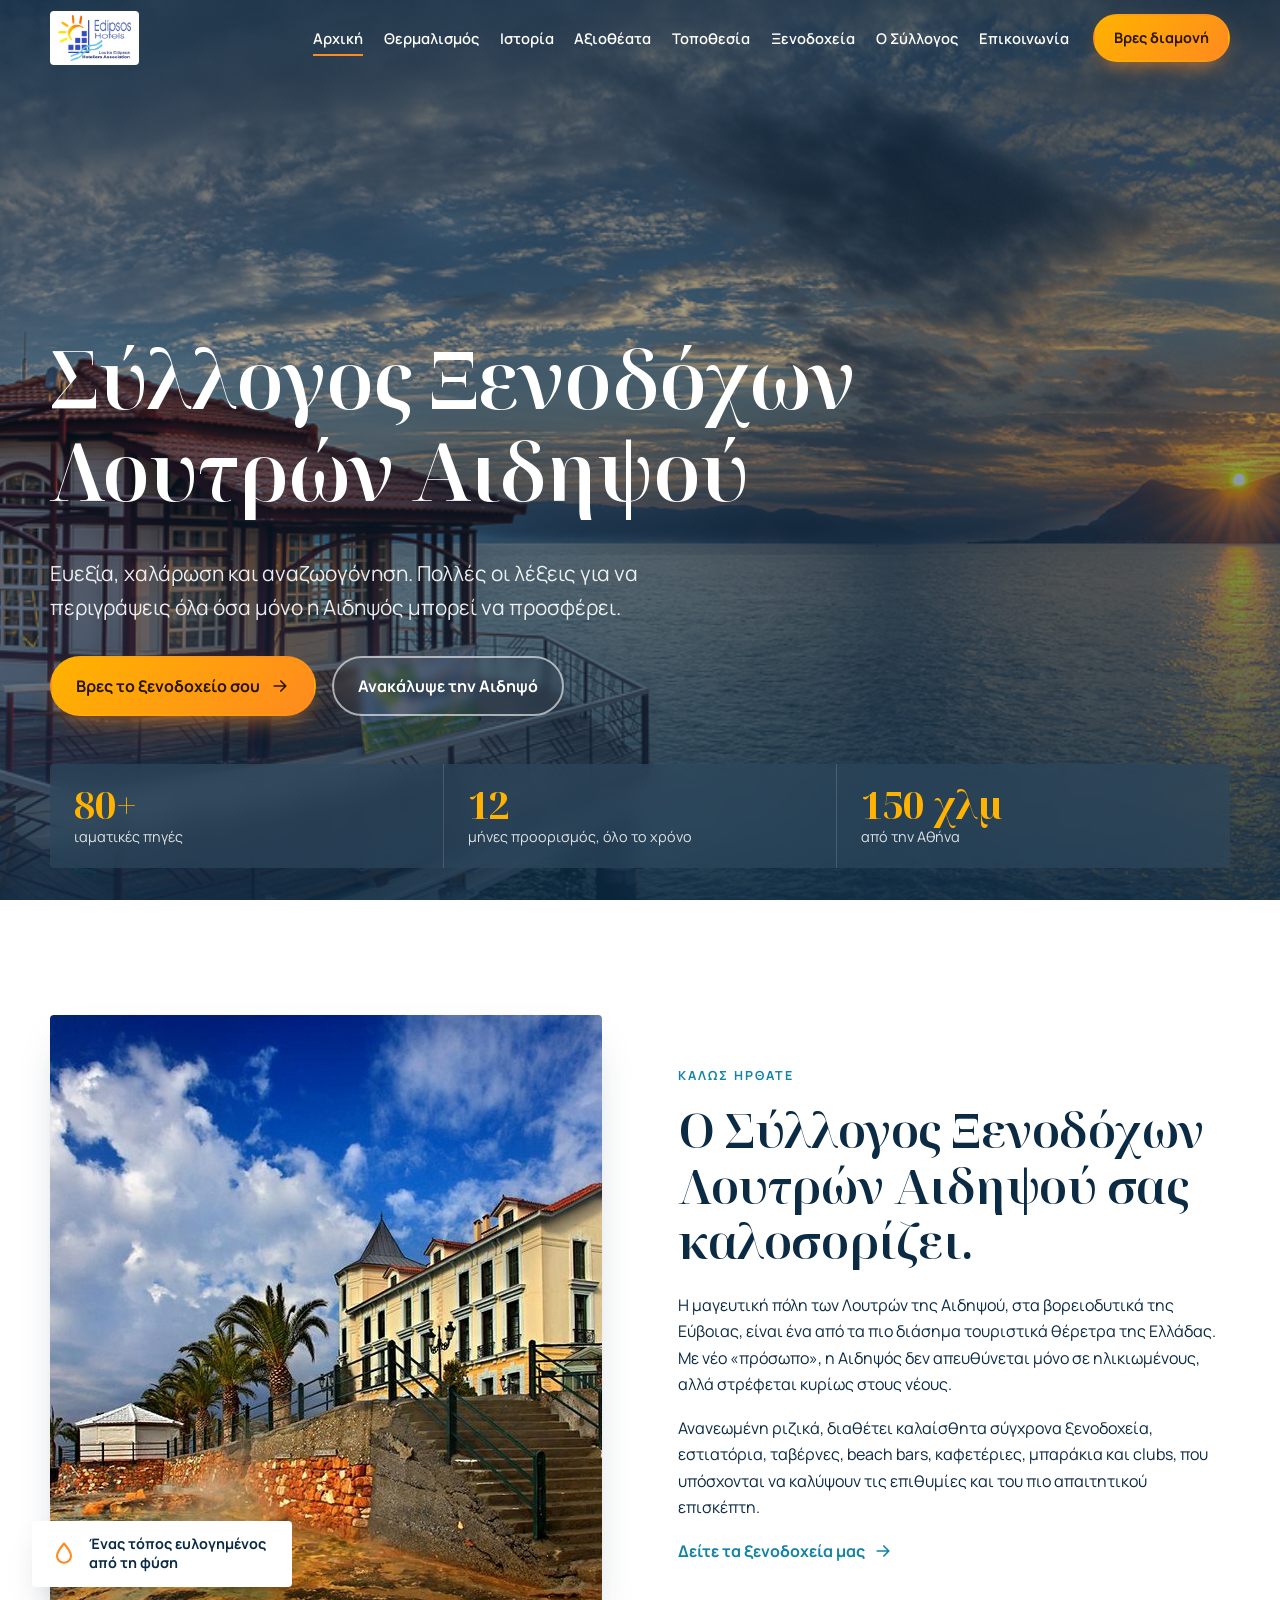
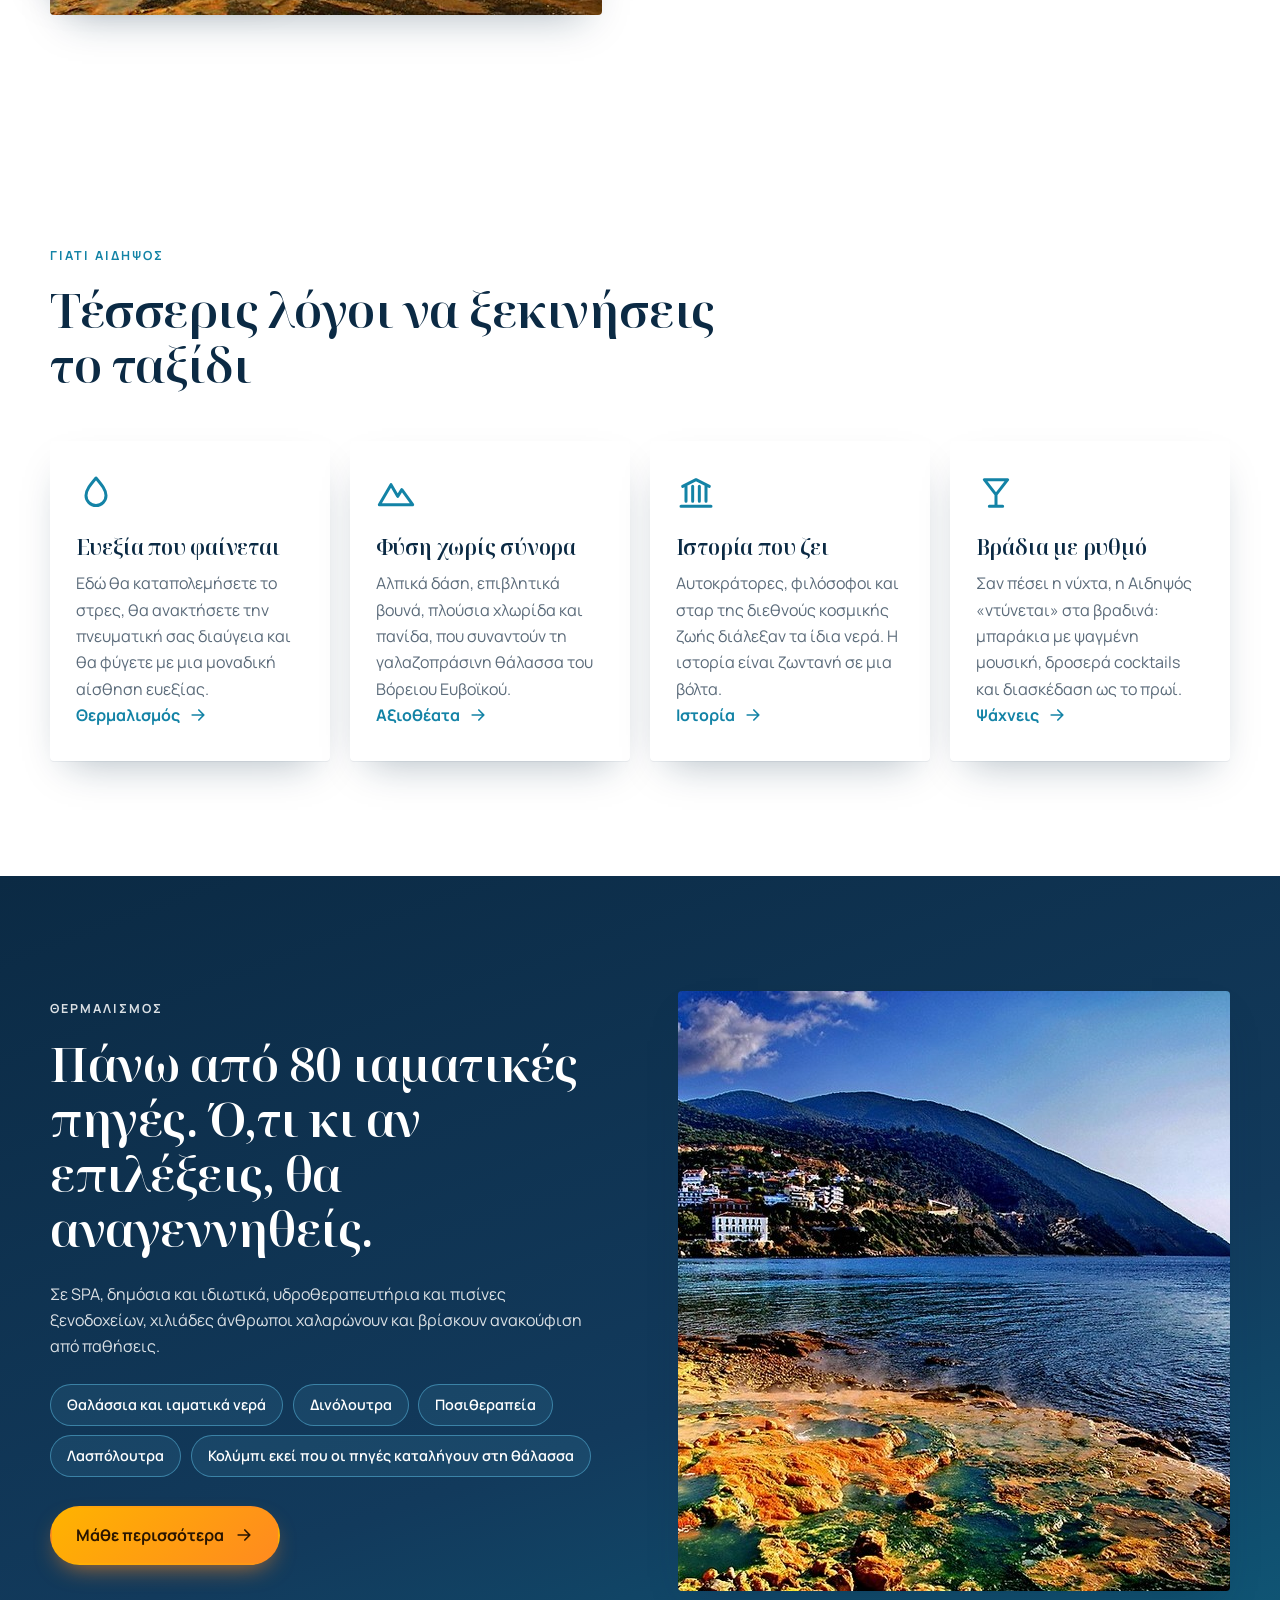
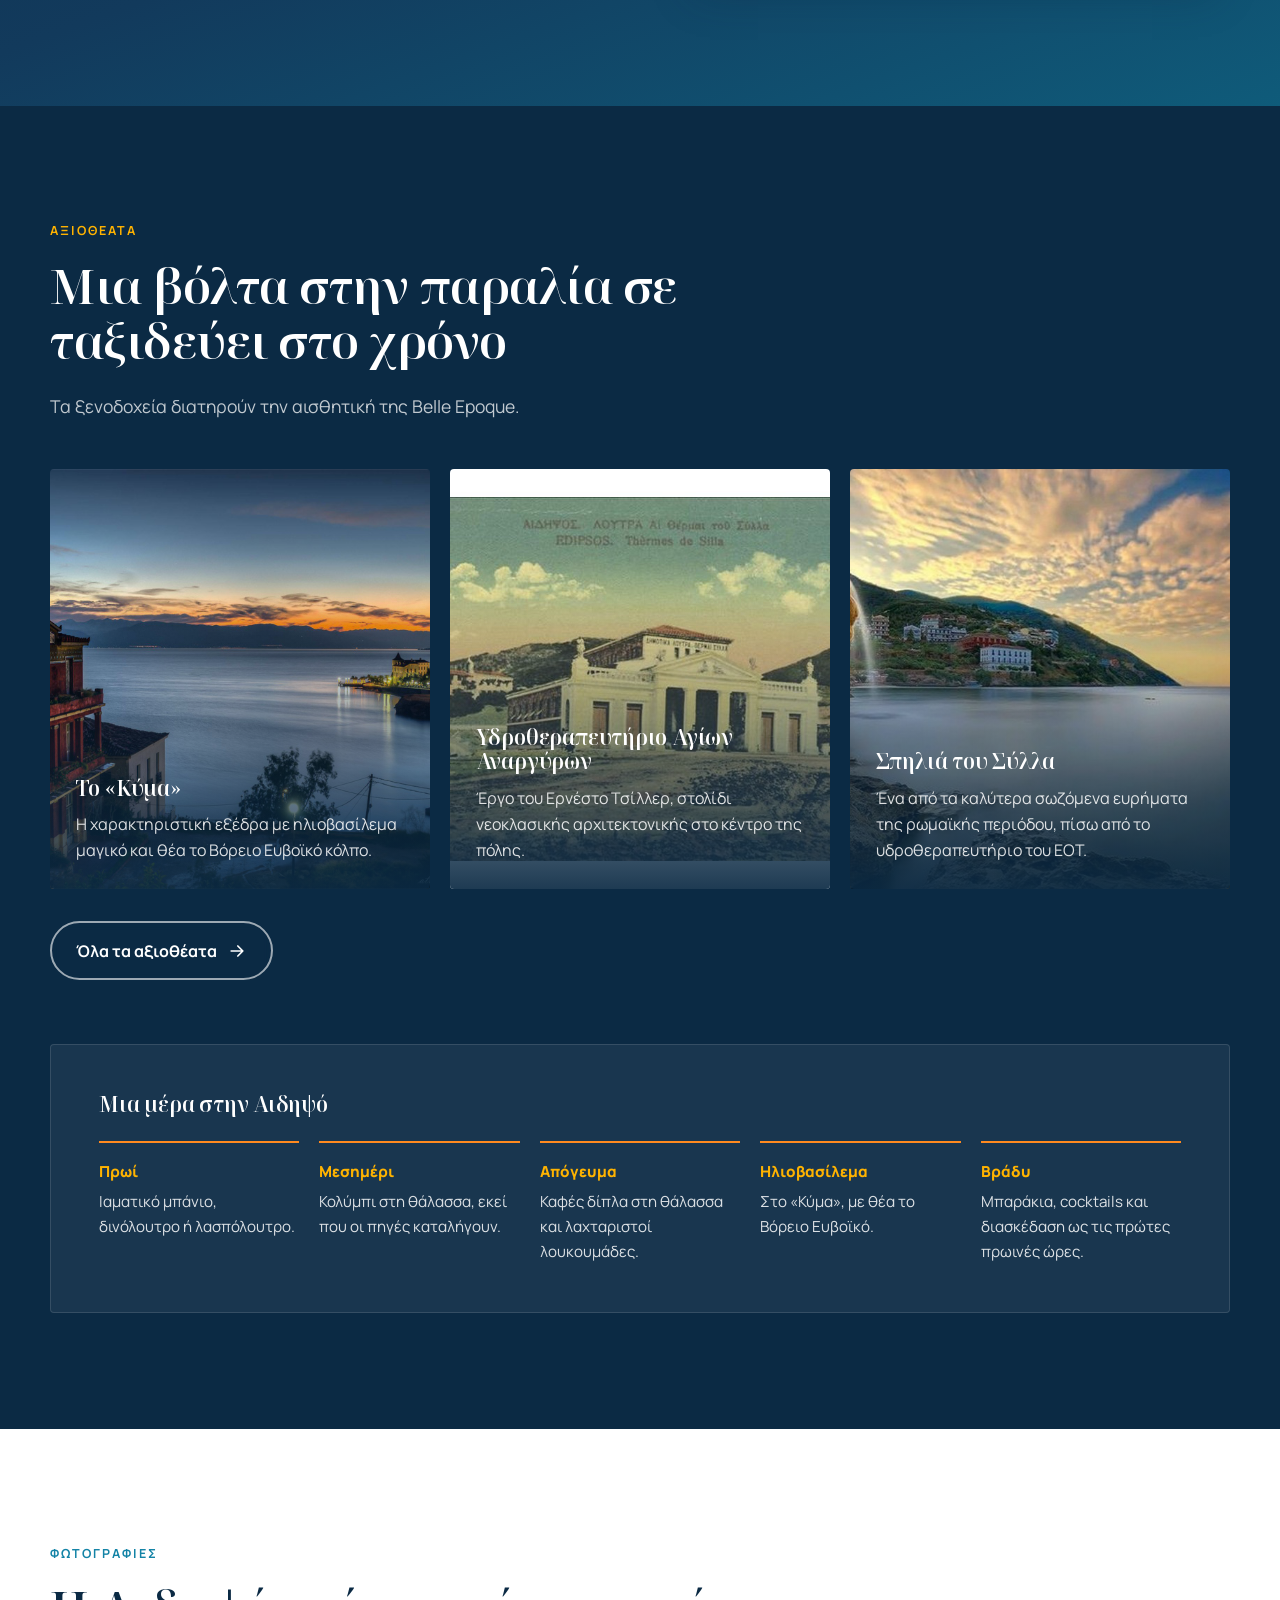
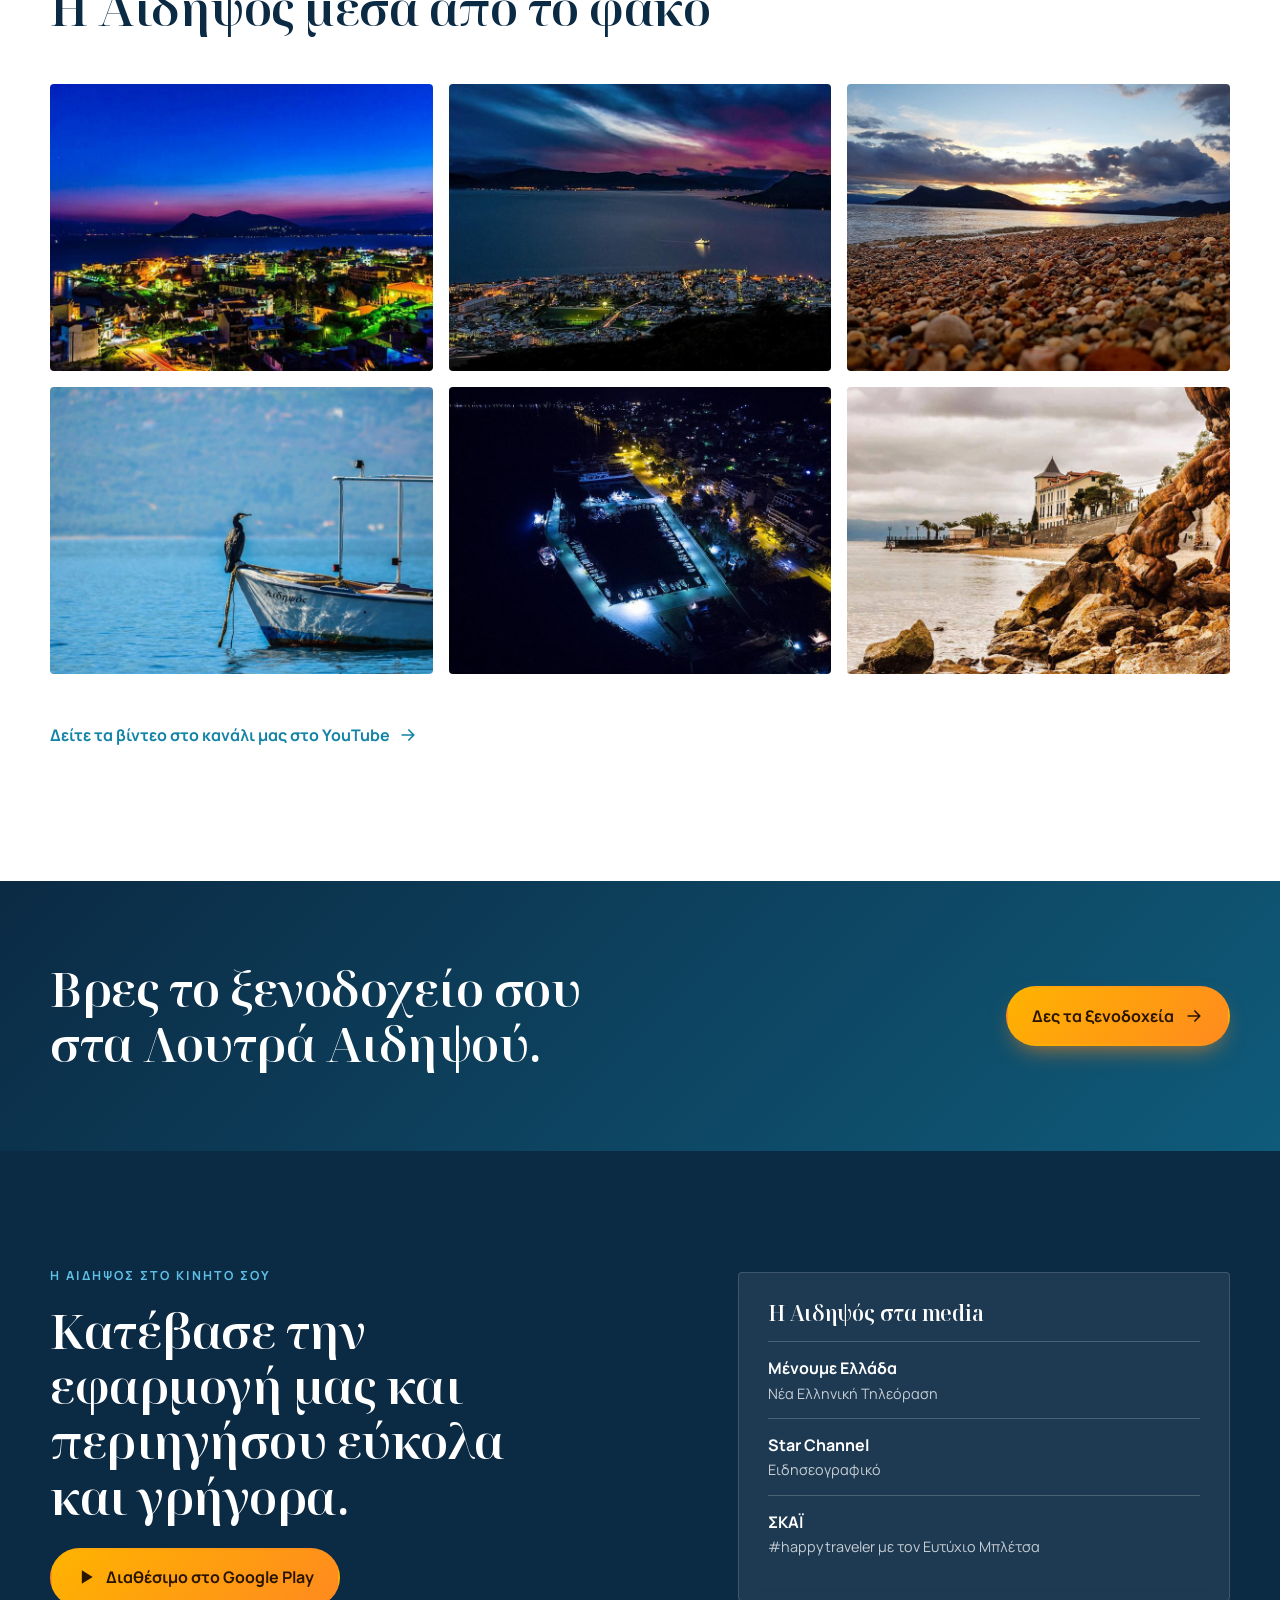
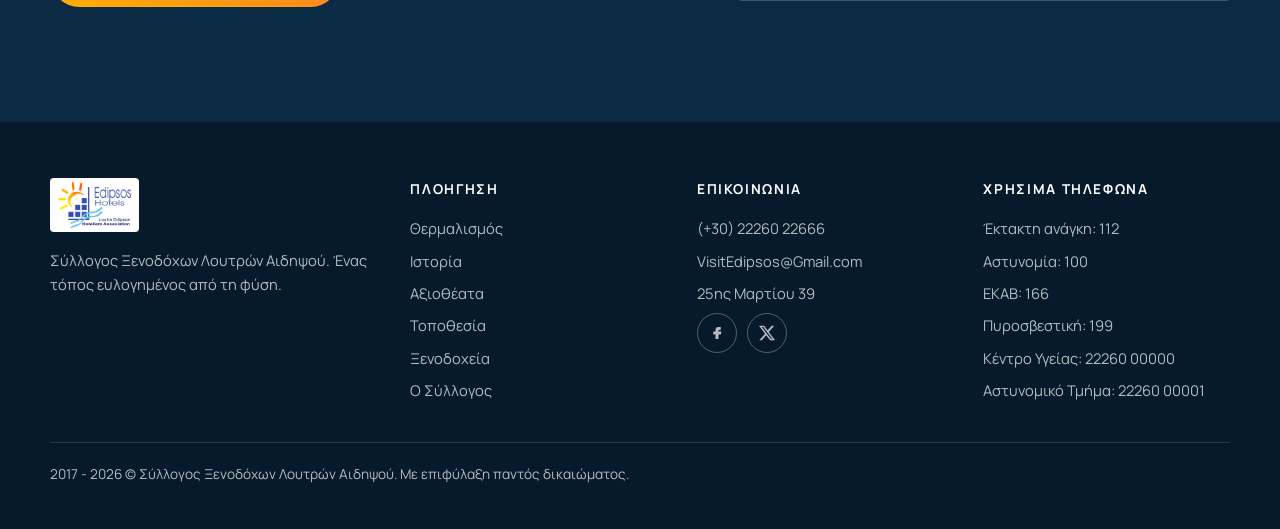
<file: index.html>
<!DOCTYPE html>
<html lang="el">
<head>
  <meta charset="utf-8">
  <meta name="viewport" content="width=device-width, initial-scale=1">
  <title>Λουτρά Αιδηψού | Ευεξία, ιστορία και θάλασσα στη Βόρεια Εύβοια</title>
  <meta name="description" content="Ανακαλύψτε τα Λουτρά Αιδηψού: πάνω από 80 ιαματικές πηγές, ιστορία χιλιετιών, θάλασσα και βουνό. Ο Σύλλογος Ξενοδόχων Λουτρών Αιδηψού σας καλοσορίζει.">
  <meta name="theme-color" content="#0b2a44">
  <meta property="og:type" content="website">
  <meta property="og:locale" content="el_GR">
  <meta property="og:title" content="Λουτρά Αιδηψού | Βουνό και θάλασσα γίνονται ένα">
  <meta property="og:description" content="Ευεξία, χαλάρωση και αναζωογόνηση στη Βόρεια Εύβοια. Σύλλογος Ξενοδόχων Λουτρών Αιδηψού.">
  <meta property="og:image" content="hero-sunset.jpg">
  <link rel="icon" href="logo.png">
  <link rel="preconnect" href="https://fonts.googleapis.com">
  <link rel="preconnect" href="https://fonts.gstatic.com" crossorigin>
  <link href="https://fonts.googleapis.com/css2?family=Manrope:wght@400;500;600;700;800&family=Noto+Serif+Display:ital,wght@0,500;0,600;1,500&display=swap" rel="stylesheet">
  <link rel="stylesheet" href="style.css">
</head>
<body>

<svg width="0" height="0" style="position:absolute" aria-hidden="true">
  <defs>
    <symbol id="i-arrow" viewBox="0 0 24 24"><path d="M5 12h14M13 6l6 6-6 6" fill="none" stroke="currentColor" stroke-width="2" stroke-linecap="round" stroke-linejoin="round"/></symbol>
    <symbol id="i-menu" viewBox="0 0 24 24"><path d="M4 7h16M4 12h16M4 17h16" fill="none" stroke="currentColor" stroke-width="2" stroke-linecap="round"/></symbol>
    <symbol id="i-close" viewBox="0 0 24 24"><path d="M6 6l12 12M18 6L6 18" fill="none" stroke="currentColor" stroke-width="2" stroke-linecap="round"/></symbol>
    <symbol id="i-drop" viewBox="0 0 24 24"><path d="M12 3c3.5 4.2 6 7.2 6 10.5A6 6 0 0 1 6 13.5C6 10.2 8.5 7.2 12 3z" fill="none" stroke="currentColor" stroke-width="1.8" stroke-linejoin="round"/></symbol>
    <symbol id="i-mountain" viewBox="0 0 24 24"><path d="M2 19l7-12 4 7 2.5-4L22 19z" fill="none" stroke="currentColor" stroke-width="1.8" stroke-linejoin="round"/></symbol>
    <symbol id="i-column" viewBox="0 0 24 24"><path d="M4 8l8-4 8 4M6 8v9M10 8v9M14 8v9M18 8v9M3 20h18" fill="none" stroke="currentColor" stroke-width="1.8" stroke-linecap="round" stroke-linejoin="round"/></symbol>
    <symbol id="i-glass" viewBox="0 0 24 24"><path d="M5 4h14l-7 9zM12 13v7M8 20h8" fill="none" stroke="currentColor" stroke-width="1.8" stroke-linecap="round" stroke-linejoin="round"/></symbol>
    <symbol id="i-phone" viewBox="0 0 24 24"><path d="M5 4h4l2 5-2.5 1.5a11 11 0 0 0 5 5L15 13l5 2v4a2 2 0 0 1-2 2A16 16 0 0 1 3 6a2 2 0 0 1 2-2z" fill="none" stroke="currentColor" stroke-width="1.8" stroke-linejoin="round"/></symbol>
    <symbol id="i-mail" viewBox="0 0 24 24"><path d="M3 6h18v12H3zM3 7l9 7 9-7" fill="none" stroke="currentColor" stroke-width="1.8" stroke-linejoin="round"/></symbol>
    <symbol id="i-pin" viewBox="0 0 24 24"><path d="M12 21s7-6.2 7-11.5A7 7 0 0 0 5 9.5C5 14.8 12 21 12 21z" fill="none" stroke="currentColor" stroke-width="1.8" stroke-linejoin="round"/><circle cx="12" cy="9.5" r="2.5" fill="none" stroke="currentColor" stroke-width="1.8"/></symbol>
    <symbol id="i-play" viewBox="0 0 24 24"><path d="M7 4l13 8-13 8z" fill="currentColor"/></symbol>
    <symbol id="i-fb" viewBox="0 0 24 24"><path d="M14 8h3V4h-3a4 4 0 0 0-4 4v2H7v4h3v6h4v-6h3l1-4h-4V8z" fill="currentColor"/></symbol>
    <symbol id="i-ig" viewBox="0 0 24 24"><rect x="3.5" y="3.5" width="17" height="17" rx="5" fill="none" stroke="currentColor" stroke-width="1.8"/><circle cx="12" cy="12" r="4" fill="none" stroke="currentColor" stroke-width="1.8"/><circle cx="17" cy="7" r="1.2" fill="currentColor"/></symbol>
    <symbol id="i-yt" viewBox="0 0 24 24"><rect x="2.5" y="5.5" width="19" height="13" rx="4" fill="none" stroke="currentColor" stroke-width="1.8"/><path d="M10 9.5v5l4.5-2.5z" fill="currentColor"/></symbol>
  </defs>
</svg>

<header class="site-header" id="top">
  <div class="container nav">
    <a class="brand" href="index.html" aria-label="Λουτρά Αιδηψού - Αρχική">
      <img src="logo.png" alt="Edipsos Hotels - Σύλλογος Ξενοδόχων Λουτρών Αιδηψού" width="120" height="76">
    </a>
    <nav id="menu" class="menu" aria-label="Κύριο μενού">
      <a href="index.html" aria-current="page">Αρχική</a>
      <a href="thermalismos.html">Θερμαλισμός</a>
      <a href="istoria.html">Ιστορία</a>
      <a href="axiotheata.html">Αξιοθέατα</a>
      <a href="topothesia.html">Τοποθεσία</a>
      <a href="xenodoxeia.html">Ξενοδοχεία</a>
      <a href="syllogos.html">Ο Σύλλογος</a>
      <a href="epikoinonia.html">Επικοινωνία</a>
    </nav>
    <a class="btn btn-sun nav-cta" href="xenodoxeia.html">Βρες διαμονή</a>
    <button class="menu-toggle" id="menuToggle" aria-expanded="false" aria-controls="menu" aria-label="Άνοιγμα μενού">
      <svg class="ico"><use href="#i-menu"/></svg>
    </button>
  </div>
</header>

<main>

<section class="hero">
  <div class="hero-bg" role="img" aria-label="Ηλιοβασίλεμα από το Κύμα, την εξέδρα των Λουτρών Αιδηψού"></div>
  <div class="container hero-inner">
    <h1 class="reveal">Σύλλογος Ξενοδόχων Λουτρών Αιδηψού</h1>
    <p class="lead reveal">Ευεξία, χαλάρωση και αναζωογόνηση. Πολλές οι λέξεις για να περιγράψεις όλα όσα μόνο η Αιδηψός μπορεί να προσφέρει.</p>
    <div class="hero-actions reveal">
      <a class="btn btn-sun" href="xenodoxeia.html">Βρες το ξενοδοχείο σου <svg class="ico"><use href="#i-arrow"/></svg></a>
      <a class="btn btn-ghost" href="#why">Ανακάλυψε την Αιδηψό</a>
    </div>
  </div>
  <ul class="container stats reveal">
    <li><strong>80+</strong><span>ιαματικές πηγές</span></li>
    <li><strong>12</strong><span>μήνες προορισμός, όλο το χρόνο</span></li>
    <li><strong>150 χλμ</strong><span>από την Αθήνα</span></li>
  </ul>
</section>

<section class="section welcome">
  <div class="container split">
    <div class="split-media reveal">
      <img src="kyma-building.jpg" alt="Κτίριο της Belle Epoque δίπλα στη θάλασσα των Λουτρών Αιδηψού" loading="lazy" width="800" height="600">
      <div class="badge-float"><svg class="ico"><use href="#i-drop"/></svg><span>Ένας τόπος ευλογημένος από τη φύση</span></div>
    </div>
    <div class="split-text reveal">
      <p class="eyebrow dark">Καλώς ήρθατε</p>
      <h2>Ο Σύλλογος Ξενοδόχων Λουτρών Αιδηψού σας καλοσορίζει.</h2>
      <p>Η μαγευτική πόλη των Λουτρών της Αιδηψού, στα βορειοδυτικά της Εύβοιας, είναι ένα από τα πιο διάσημα τουριστικά θέρετρα της Ελλάδας. Με νέο «πρόσωπο», η Αιδηψός δεν απευθύνεται μόνο σε ηλικιωμένους, αλλά στρέφεται κυρίως στους νέους.</p>
      <p>Ανανεωμένη ριζικά, διαθέτει καλαίσθητα σύγχρονα ξενοδοχεία, εστιατόρια, ταβέρνες, beach bars, καφετέριες, μπαράκια και clubs, που υπόσχονται να καλύψουν τις επιθυμίες και του πιο απαιτητικού επισκέπτη.</p>
      <a class="link-arrow" href="xenodoxeia.html">Δείτε τα ξενοδοχεία μας <svg class="ico"><use href="#i-arrow"/></svg></a>
    </div>
  </div>
</section>

<section class="section why" id="why">
  <div class="container">
    <header class="section-head reveal">
      <p class="eyebrow dark">Γιατί Αιδηψός</p>
      <h2>Τέσσερις λόγοι να ξεκινήσεις το ταξίδι</h2>
    </header>
    <div class="cards">
      <article class="card reveal">
        <svg class="ico ico-lg"><use href="#i-drop"/></svg>
        <h3>Ευεξία που φαίνεται</h3>
        <p>Εδώ θα καταπολεμήσετε το στρες, θα ανακτήσετε την πνευματική σας διαύγεια και θα φύγετε με μια μοναδική αίσθηση ευεξίας.</p>
        <a class="link-arrow" href="thermalismos.html">Θερμαλισμός <svg class="ico"><use href="#i-arrow"/></svg></a>
      </article>
      <article class="card reveal">
        <svg class="ico ico-lg"><use href="#i-mountain"/></svg>
        <h3>Φύση χωρίς σύνορα</h3>
        <p>Αλπικά δάση, επιβλητικά βουνά, πλούσια χλωρίδα και πανίδα, που συναντούν τη γαλαζοπράσινη θάλασσα του Βόρειου Ευβοϊκού.</p>
        <a class="link-arrow" href="axiotheata.html">Αξιοθέατα <svg class="ico"><use href="#i-arrow"/></svg></a>
      </article>
      <article class="card reveal">
        <svg class="ico ico-lg"><use href="#i-column"/></svg>
        <h3>Ιστορία που ζει</h3>
        <p>Αυτοκράτορες, φιλόσοφοι και σταρ της διεθνούς κοσμικής ζωής διάλεξαν τα ίδια νερά. Η ιστορία είναι ζωντανή σε μια βόλτα.</p>
        <a class="link-arrow" href="istoria.html">Ιστορία <svg class="ico"><use href="#i-arrow"/></svg></a>
      </article>
      <article class="card reveal">
        <svg class="ico ico-lg"><use href="#i-glass"/></svg>
        <h3>Βράδια με ρυθμό</h3>
        <p>Σαν πέσει η νύχτα, η Αιδηψός «ντύνεται» στα βραδινά: μπαράκια με ψαγμένη μουσική, δροσερά cocktails και διασκέδαση ως το πρωί.</p>
        <a class="link-arrow" href="xenodoxeia.html">Ψάχνεις <svg class="ico"><use href="#i-arrow"/></svg></a>
      </article>
    </div>
  </div>
</section>

<section class="section thermal">
  <div class="container split split-reverse">
    <div class="split-text reveal">
      <p class="eyebrow">Θερμαλισμός</p>
      <h2>Πάνω από 80 ιαματικές πηγές. Ό,τι κι αν επιλέξεις, θα αναγεννηθείς.</h2>
      <p>Σε SPA, δημόσια και ιδιωτικά, υδροθεραπευτήρια και πισίνες ξενοδοχείων, χιλιάδες άνθρωποι χαλαρώνουν και βρίσκουν ανακούφιση από παθήσεις.</p>
      <ul class="chips">
        <li>Θαλάσσια και ιαματικά νερά</li>
        <li>Δινόλουτρα</li>
        <li>Ποσιθεραπεία</li>
        <li>Λασπόλουτρα</li>
        <li>Κολύμπι εκεί που οι πηγές καταλήγουν στη θάλασσα</li>
      </ul>
      <p style="margin-top:1.8rem"><a class="btn btn-sun" href="thermalismos.html">Μάθε περισσότερα <svg class="ico"><use href="#i-arrow"/></svg></a></p>
    </div>
    <div class="split-media reveal">
      <img src="springs-coast.jpg" alt="Ιαματικά νερά που ρέουν προς τη θάλασσα στα Λουτρά Αιδηψού" loading="lazy" width="800" height="600">
    </div>
  </div>
</section>

<section class="section sights">
  <div class="container">
    <header class="section-head reveal">
      <p class="eyebrow">Αξιοθέατα</p>
      <h2>Μια βόλτα στην παραλία σε ταξιδεύει στο χρόνο</h2>
      <p class="section-sub">Τα ξενοδοχεία διατηρούν την αισθητική της Belle Epoque.</p>
    </header>
    <div class="sight-grid">
      <article class="sight reveal" style="background-image:url('sunset-hotel.jpg')">
        <div class="sight-body">
          <h3>Το «Κύμα»</h3>
          <p>Η χαρακτηριστική εξέδρα με ηλιοβασίλεμα μαγικό και θέα το Βόρειο Ευβοϊκό κόλπο.</p>
        </div>
      </article>
      <article class="sight reveal" style="background-image:url('old-baths.jpg')">
        <div class="sight-body">
          <h3>Υδροθεραπευτήριο Αγίων Αναργύρων</h3>
          <p>Έργο του Ερνέστο Τσίλλερ, στολίδι νεοκλασικής αρχιτεκτονικής στο κέντρο της πόλης.</p>
        </div>
      </article>
      <article class="sight reveal" style="background-image:url('springs-waterfall.jpg')">
        <div class="sight-body">
          <h3>Σπηλιά του Σύλλα</h3>
          <p>Ένα από τα καλύτερα σωζόμενα ευρήματα της ρωμαϊκής περιόδου, πίσω από το υδροθεραπευτήριο του ΕΟΤ.</p>
        </div>
      </article>
    </div>
    <p class="reveal" style="margin-top:2rem"><a class="btn btn-ghost" href="axiotheata.html">Όλα τα αξιοθέατα <svg class="ico"><use href="#i-arrow"/></svg></a></p>

    <div class="day reveal">
      <h3>Μια μέρα στην Αιδηψό</h3>
      <ol class="day-steps">
        <li><span>Πρωί</span>Ιαματικό μπάνιο, δινόλουτρο ή λασπόλουτρο.</li>
        <li><span>Μεσημέρι</span>Κολύμπι στη θάλασσα, εκεί που οι πηγές καταλήγουν.</li>
        <li><span>Απόγευμα</span>Καφές δίπλα στη θάλασσα και λαχταριστοί λουκουμάδες.</li>
        <li><span>Ηλιοβασίλεμα</span>Στο «Κύμα», με θέα το Βόρειο Ευβοϊκό.</li>
        <li><span>Βράδυ</span>Μπαράκια, cocktails και διασκέδαση ως τις πρώτες πρωινές ώρες.</li>
      </ol>
    </div>
  </div>
</section>

<section class="section gallery" id="gallery">
  <div class="container">
    <header class="section-head reveal">
      <p class="eyebrow dark">Φωτογραφίες</p>
      <h2>Η Αιδηψός μέσα από το φακό</h2>
    </header>
    <div class="masonry">
      <button class="shot reveal" data-full="town-night.jpg"><img src="town-night.jpg" alt="Η πόλη των Λουτρών Αιδηψού τη νύχτα" loading="lazy" width="800" height="600"></button>
      <button class="shot reveal" data-full="boat.jpg"><img src="boat.jpg" alt="Ψαρόβαρκα με την ονομασία Αιδηψός και ένας κορμοράνος" loading="lazy" width="800" height="600"></button>
      <button class="shot reveal" data-full="bay-night.jpg"><img src="bay-night.jpg" alt="Η πόλη και ο κόλπος μετά το ηλιοβασίλεμα" loading="lazy" width="800" height="600"></button>
      <button class="shot reveal" data-full="harbor-night.jpg"><img src="harbor-night.jpg" alt="Το λιμάνι της Αιδηψού τη νύχτα" loading="lazy" width="800" height="600"></button>
      <button class="shot reveal" data-full="pebbles-sunset.jpg"><img src="pebbles-sunset.jpg" alt="Ηλιοβασίλεμα πάνω από τα βότσαλα της παραλίας" loading="lazy" width="800" height="600"></button>
      <button class="shot reveal" data-full="coast-kyma.jpg"><img src="coast-kyma.jpg" alt="Η ακτή των Λουτρών Αιδηψού με τα κτίρια της παραλίας" loading="lazy" width="800" height="600"></button>
    </div>
    <p class="gallery-link reveal"><a class="link-arrow" href="https://www.youtube.com/channel/UCyaTz2kGDLdaa71J5itsKyw" target="_blank" rel="noopener">Δείτε τα βίντεο στο κανάλι μας στο YouTube <svg class="ico"><use href="#i-arrow"/></svg></a></p>
  </div>
</section>

<section class="cta-band">
  <div class="container cta-inner">
    <h2>Βρες το ξενοδοχείο σου στα Λουτρά Αιδηψού.</h2>
    <a class="btn btn-sun" href="xenodoxeia.html">Δες τα ξενοδοχεία <svg class="ico"><use href="#i-arrow"/></svg></a>
  </div>
</section>

<section class="section app">
  <div class="container app-inner">
    <div class="reveal">
      <p class="eyebrow dark">Η Αιδηψός στο κινητό σου</p>
      <h2>Κατέβασε την εφαρμογή μας και περιηγήσου εύκολα και γρήγορα.</h2>
      <a class="btn btn-dark" href="https://play.google.com/store/apps/details?id=appinventor.ai_newtechadvs.EdipsosNorthEvia" target="_blank" rel="noopener"><svg class="ico"><use href="#i-play"/></svg> Διαθέσιμο στο Google Play</a>
    </div>
    <div class="media-box reveal">
      <h3>Η Αιδηψός στα media</h3>
      <ul>
        <li><strong>Μένουμε Ελλάδα</strong><span>Νέα Ελληνική Τηλεόραση</span></li>
        <li><strong>Star Channel</strong><span>Ειδησεογραφικό</span></li>
        <li><strong>ΣΚΑΪ</strong><span>#happytraveler με τον Ευτύχιο Μπλέτσα</span></li>
      </ul>
    </div>
  </div>
</section>

</main>

<footer class="site-footer">
  <div class="container">
    <div class="foot-grid">
      <div>
        <img src="logo.png" alt="Edipsos Hotels" width="90" height="57">
        <p>Σύλλογος Ξενοδόχων Λουτρών Αιδηψού. Ένας τόπος ευλογημένος από τη φύση.</p>
      </div>
      <div>
        <h4>Πλοήγηση</h4>
        <ul>
          <li><a href="thermalismos.html">Θερμαλισμός</a></li>
          <li><a href="istoria.html">Ιστορία</a></li>
          <li><a href="axiotheata.html">Αξιοθέατα</a></li>
          <li><a href="topothesia.html">Τοποθεσία</a></li>
          <li><a href="xenodoxeia.html">Ξενοδοχεία</a></li>
          <li><a href="syllogos.html">Ο Σύλλογος</a></li>
        </ul>
      </div>
      <div>
        <h4>Επικοινωνία</h4>
        <ul>
          <li><a href="tel:+302226022666">(+30) 22260 22666</a></li>
          <li><a href="mailto:VisitEdipsos@Gmail.com">VisitEdipsos@Gmail.com</a></li>
          <li><a href="https://www.google.com/maps/search/?api=1&query=25%CE%B7%CF%82+%CE%9C%CE%B1%CF%81%CF%84%CE%AF%CE%BF%CF%85+39%2C+%CE%9B%CE%BF%CF%85%CF%84%CF%81%CE%AC+%CE%91%CE%B9%CE%B4%CE%B7%CF%88%CE%BF%CF%8D" target="_blank" rel="noopener">25ης Μαρτίου 39</a></li>
          <li class="foot-social"><a href="https://www.facebook.com/visitedipsos.gr/" target="_blank" rel="noopener" aria-label="Facebook"><svg viewBox="0 0 24 24" aria-hidden="true"><path d="M14 8h3V4h-3a4 4 0 0 0-4 4v2H7v4h3v6h4v-6h3l1-4h-4V8z"/></svg></a><a href="https://twitter.com/VisitEdipsos" target="_blank" rel="noopener" aria-label="X (Twitter)"><svg viewBox="0 0 24 24" aria-hidden="true"><path d="M18.244 2.25h3.308l-7.227 8.26 8.502 11.24H16.17l-5.214-6.817L4.99 21.75H1.68l7.73-8.835L1.254 2.25H8.08l4.713 6.231zm-1.161 17.52h1.833L7.084 4.126H5.117z"/></svg></a></li>
        </ul>
      </div>
      <div>
        <h4>Χρήσιμα τηλέφωνα</h4>
        <ul>
          <li><a href="tel:112">Έκτακτη ανάγκη: 112</a></li>
          <li><a href="tel:100">Αστυνομία: 100</a></li>
          <li><a href="tel:166">ΕΚΑΒ: 166</a></li>
          <li><a href="tel:199">Πυροσβεστική: 199</a></li>
          <li><a href="tel:+302226000000">Κέντρο Υγείας: 22260 00000</a></li>
          <li><a href="tel:+302226000001">Αστυνομικό Τμήμα: 22260 00001</a></li>
        </ul>
      </div>
    </div>
    <p class="foot-bottom">2017 - <span id="year"></span> &copy; Σύλλογος Ξενοδόχων Λουτρών Αιδηψού. Με επιφύλαξη παντός δικαιώματος.</p>
  </div>
</footer>

<div class="lightbox" id="lightbox" hidden>
  <button class="lb-close" aria-label="Κλείσιμο"><svg class="ico"><use href="#i-close"/></svg></button>
  <img id="lbImg" alt="">
</div>

<script src="main.js"></script>
</body>
</html>
</file>
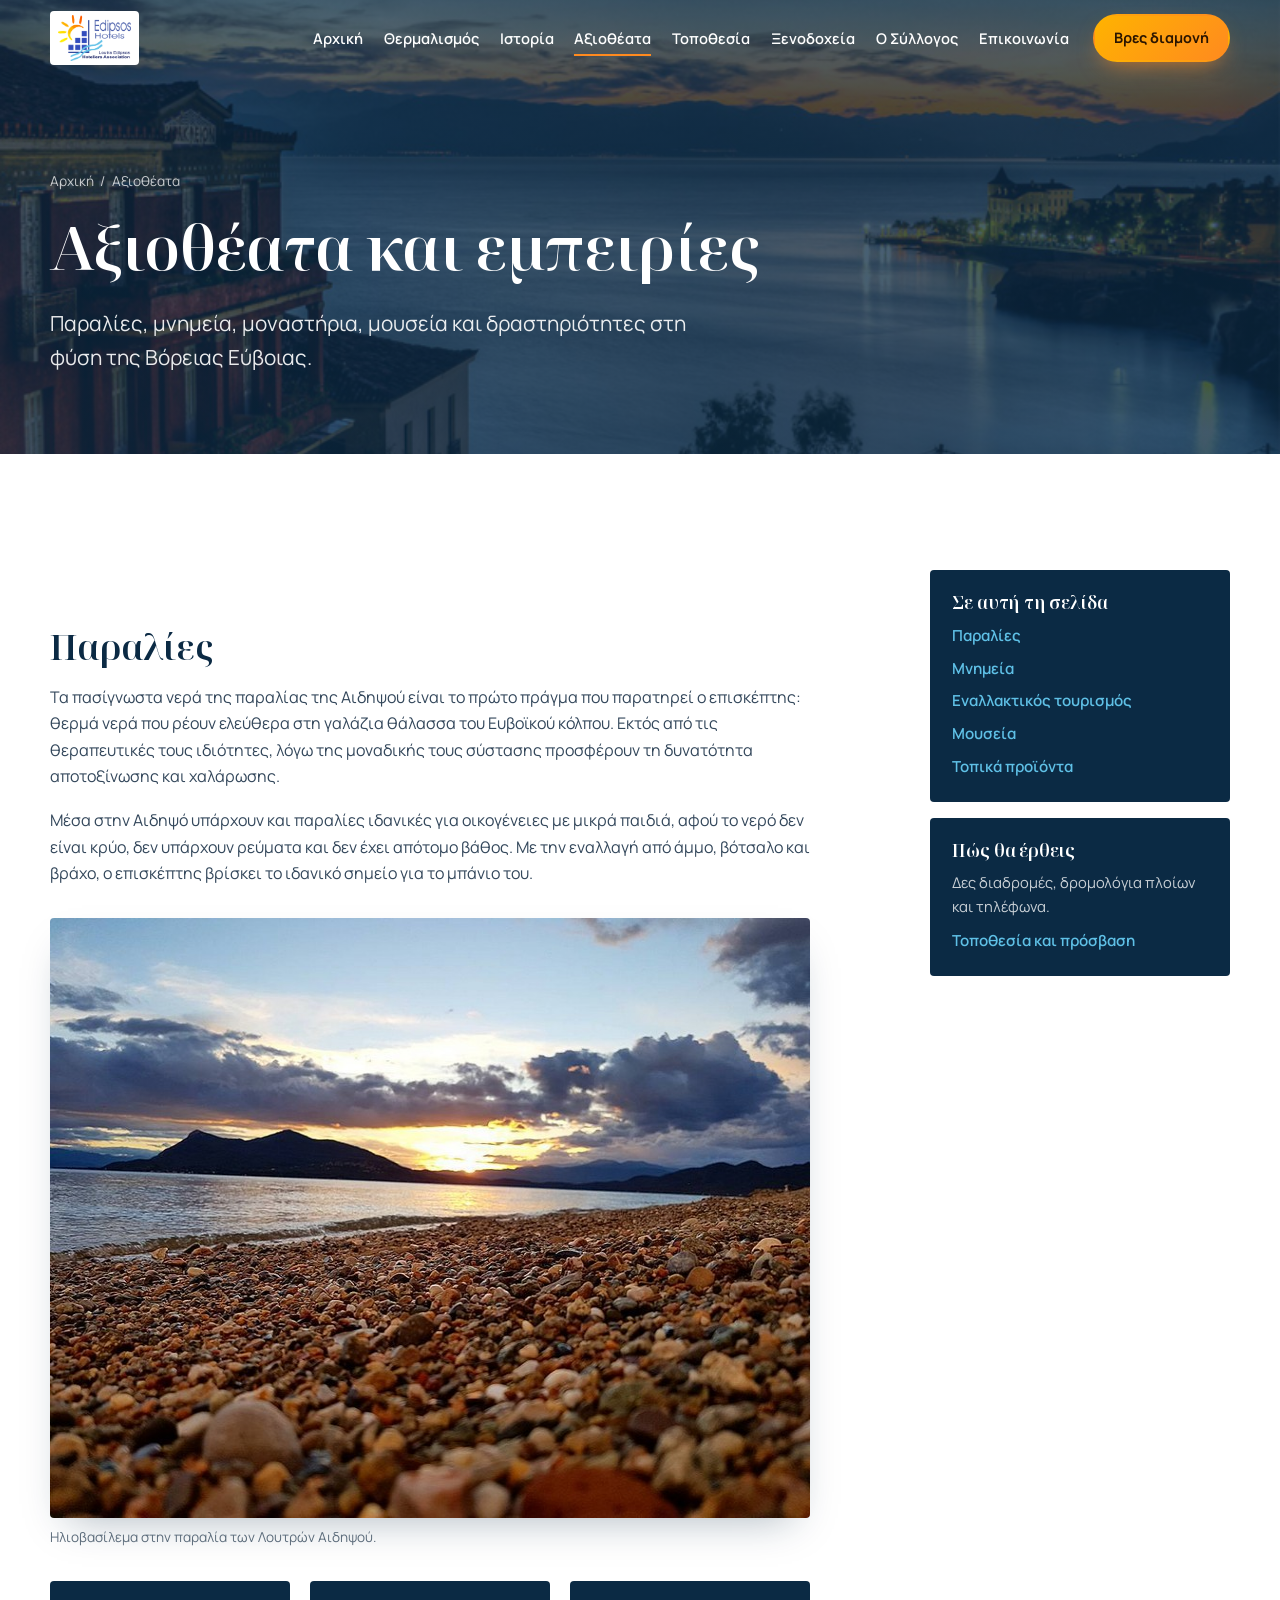
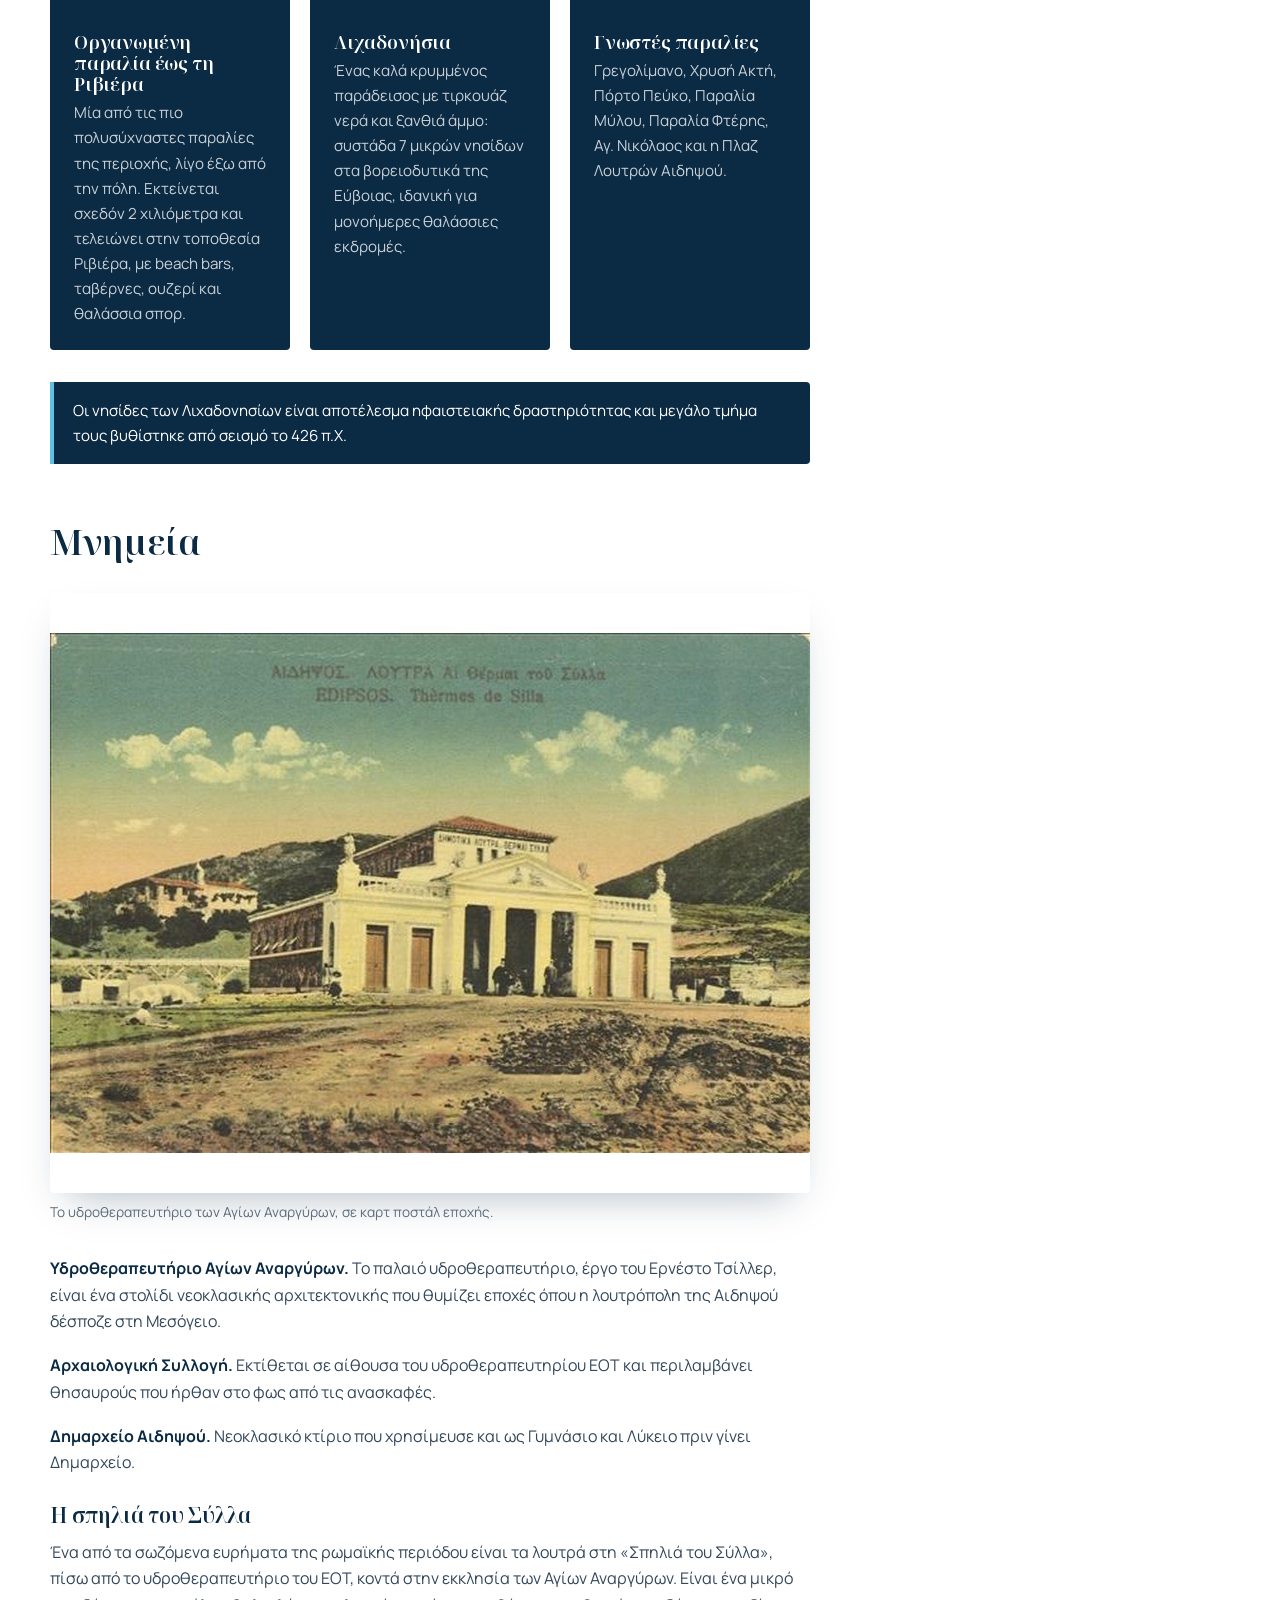
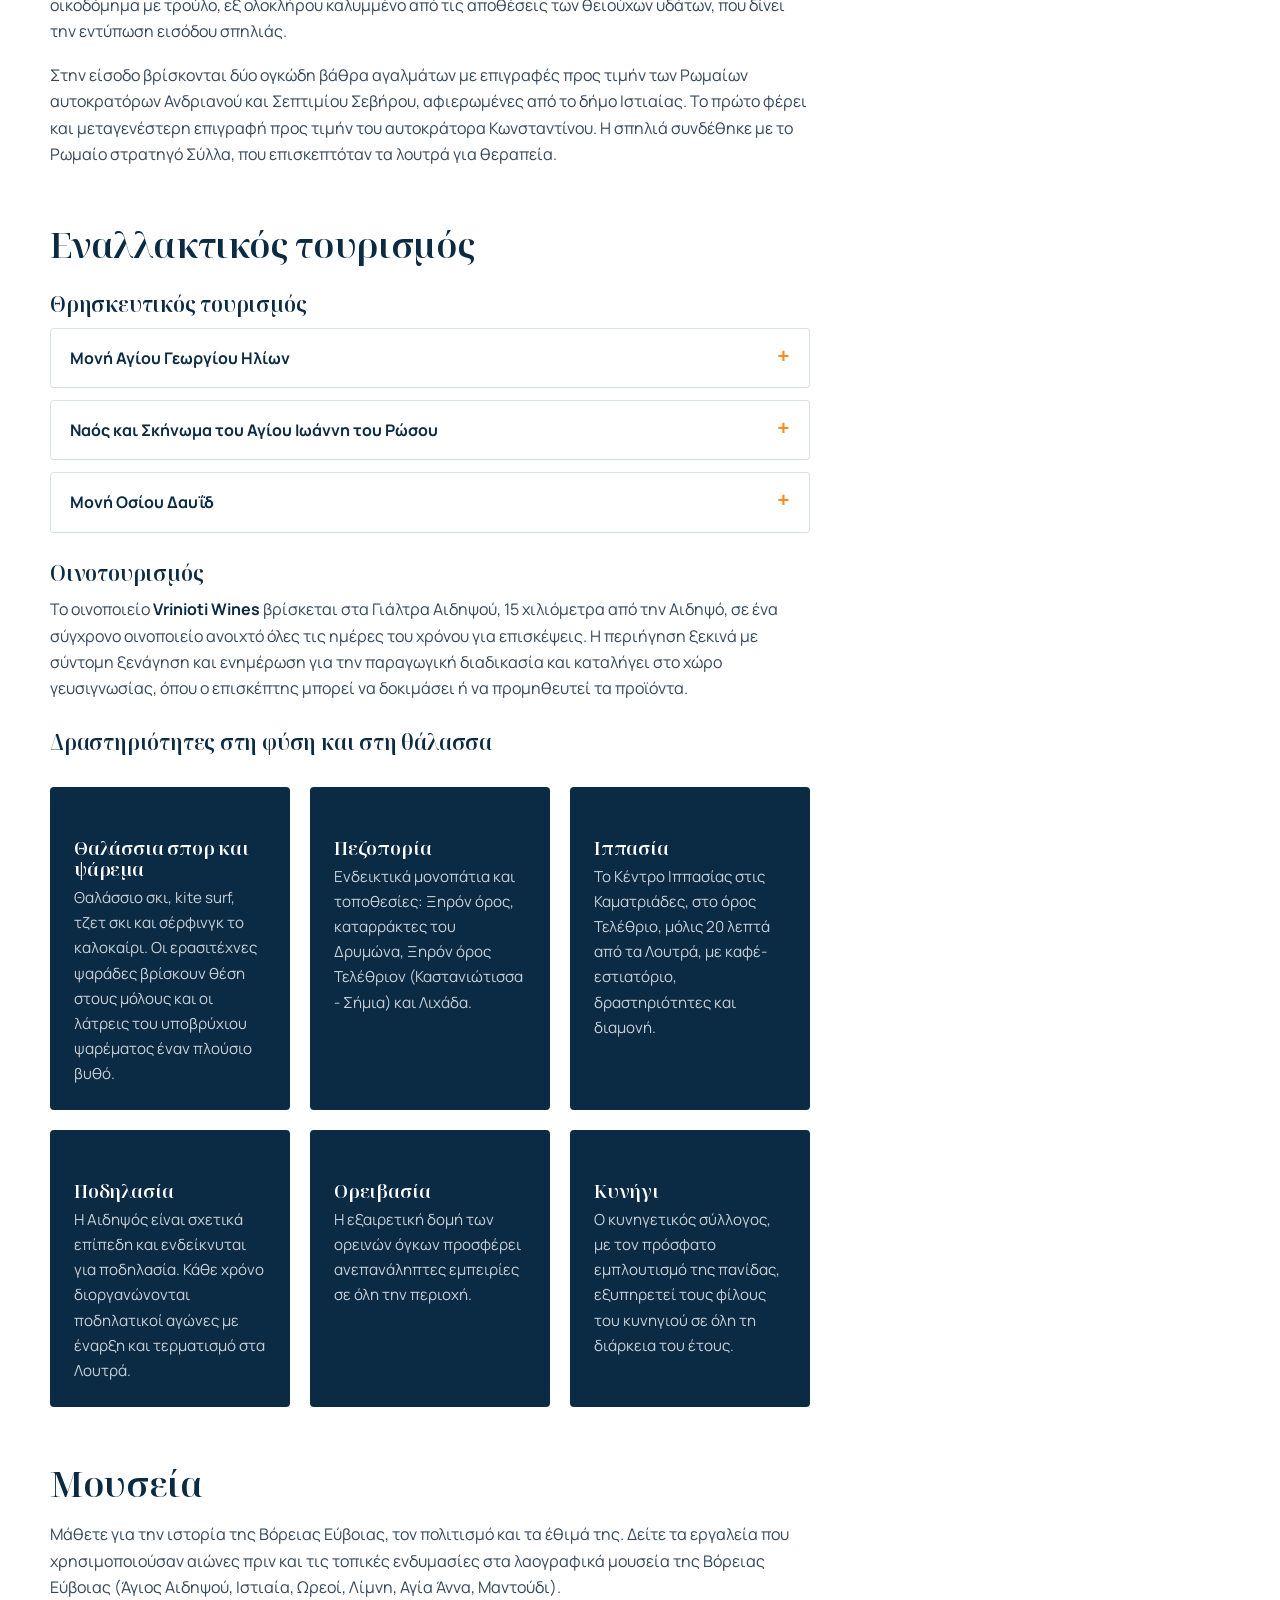
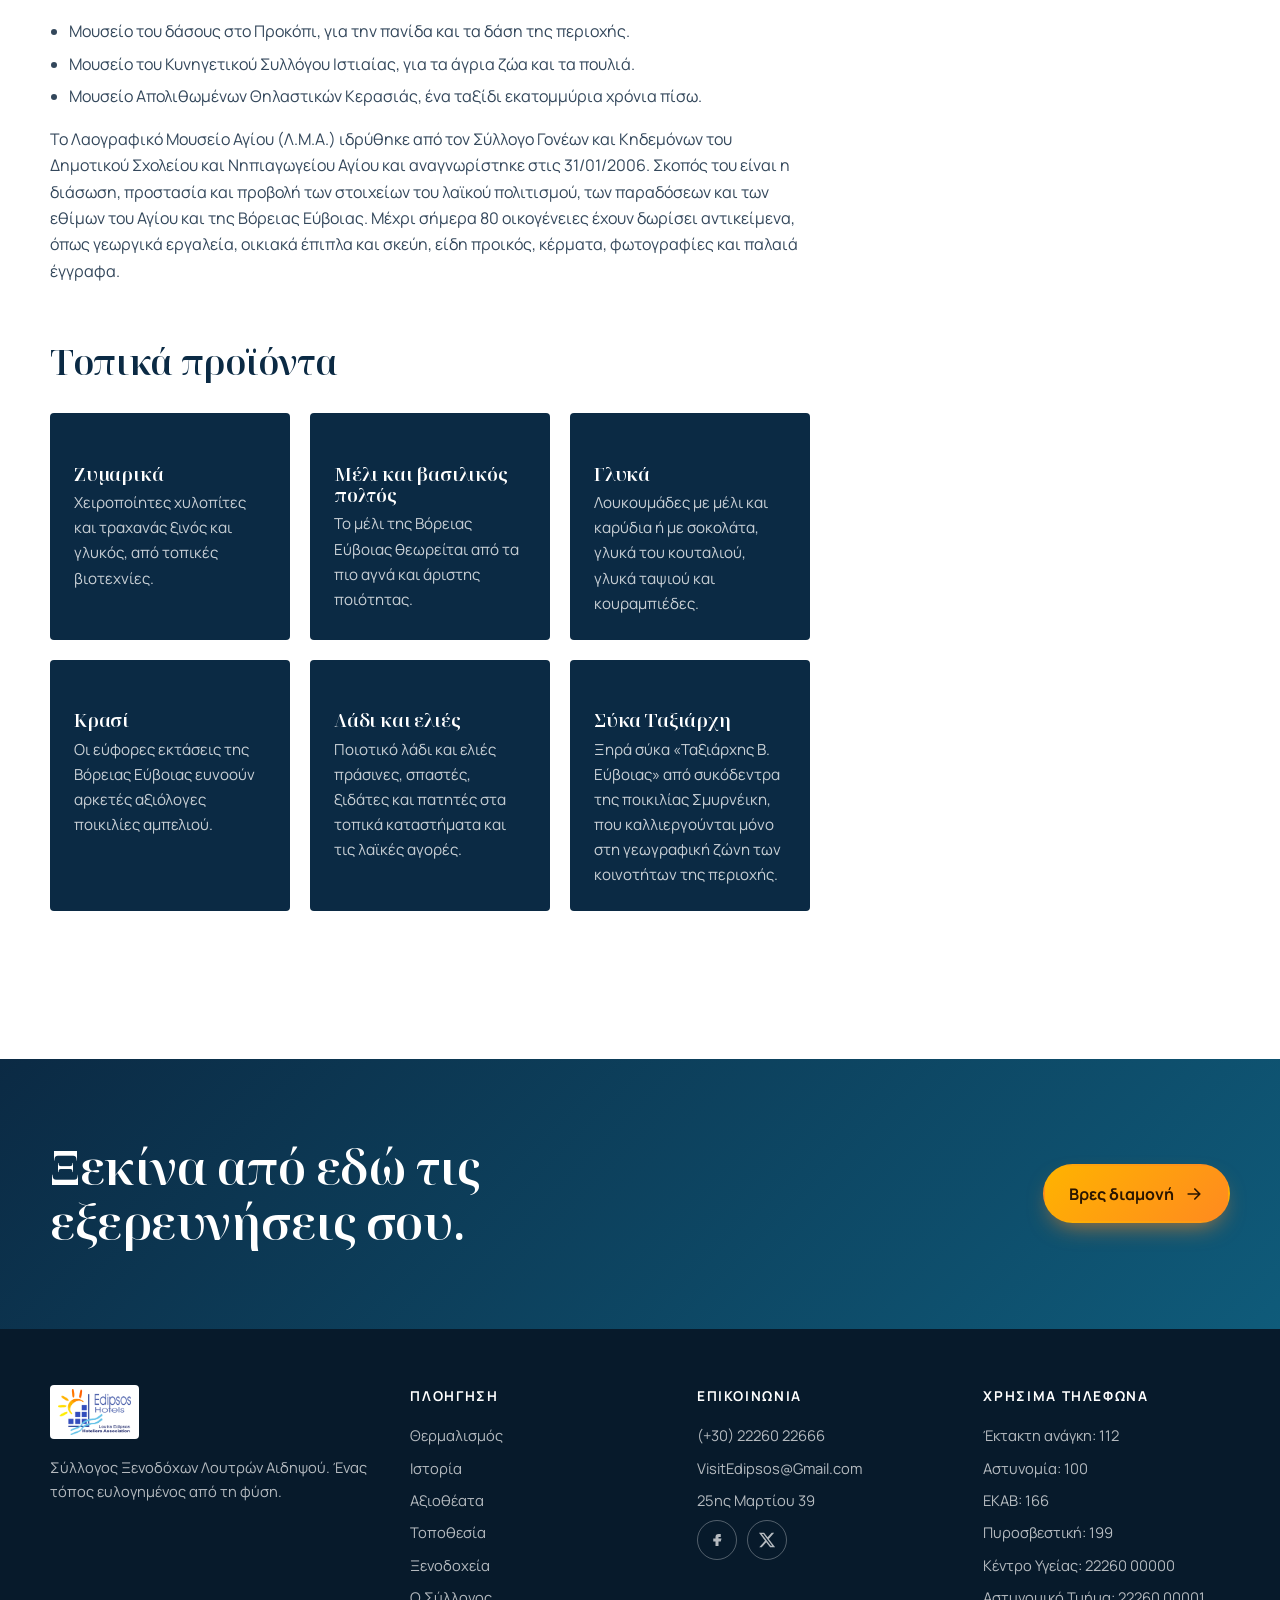
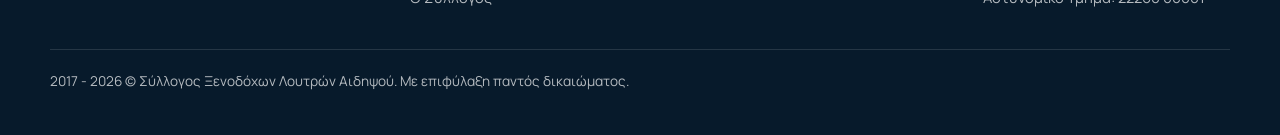
<file: axiotheata.html>
<!DOCTYPE html>
<html lang="el">
<head>
  <meta charset="utf-8">
  <meta name="viewport" content="width=device-width, initial-scale=1">
  <title>Αξιοθέατα, παραλίες και εναλλακτικός τουρισμός | Λουτρά Αιδηψού</title>
  <meta name="description" content="Παραλίες, μνημεία, μοναστήρια, μουσεία, οινοτουρισμός και δραστηριότητες στα Λουτρά Αιδηψού και τη Βόρεια Εύβοια.">
  <meta name="theme-color" content="#0b2a44">
  <meta property="og:type" content="website">
  <meta property="og:locale" content="el_GR">
  <meta property="og:title" content="Αξιοθέατα | Λουτρά Αιδηψού">
  <meta property="og:image" content="sunset-hotel.jpg">
  <link rel="icon" href="logo.png">
  <link rel="preconnect" href="https://fonts.googleapis.com">
  <link rel="preconnect" href="https://fonts.gstatic.com" crossorigin>
  <link href="https://fonts.googleapis.com/css2?family=Manrope:wght@400;500;600;700;800&family=Noto+Serif+Display:ital,wght@0,500;0,600;1,500&display=swap" rel="stylesheet">
  <link rel="stylesheet" href="style.css">
</head>
<body>

<svg width="0" height="0" style="position:absolute" aria-hidden="true">
  <defs>
    <symbol id="i-arrow" viewBox="0 0 24 24"><path d="M5 12h14M13 6l6 6-6 6" fill="none" stroke="currentColor" stroke-width="2" stroke-linecap="round" stroke-linejoin="round"/></symbol>
    <symbol id="i-menu" viewBox="0 0 24 24"><path d="M4 7h16M4 12h16M4 17h16" fill="none" stroke="currentColor" stroke-width="2" stroke-linecap="round"/></symbol>
    <symbol id="i-close" viewBox="0 0 24 24"><path d="M6 6l12 12M18 6L6 18" fill="none" stroke="currentColor" stroke-width="2" stroke-linecap="round"/></symbol>
  </defs>
</svg>

<header class="site-header" id="top">
  <div class="container nav">
    <a class="brand" href="index.html" aria-label="Λουτρά Αιδηψού - Αρχική">
      <img src="logo.png" alt="Edipsos Hotels - Σύλλογος Ξενοδόχων Λουτρών Αιδηψού" width="120" height="76">
    </a>
    <nav id="menu" class="menu" aria-label="Κύριο μενού">
      <a href="index.html">Αρχική</a>
      <a href="thermalismos.html">Θερμαλισμός</a>
      <a href="istoria.html">Ιστορία</a>
      <a href="axiotheata.html" aria-current="page">Αξιοθέατα</a>
      <a href="topothesia.html">Τοποθεσία</a>
      <a href="xenodoxeia.html">Ξενοδοχεία</a>
      <a href="syllogos.html">Ο Σύλλογος</a>
      <a href="epikoinonia.html">Επικοινωνία</a>
    </nav>
    <a class="btn btn-sun nav-cta" href="xenodoxeia.html">Βρες διαμονή</a>
    <button class="menu-toggle" id="menuToggle" aria-expanded="false" aria-controls="menu" aria-label="Άνοιγμα μενού">
      <svg class="ico"><use href="#i-menu"/></svg>
    </button>
  </div>
</header>

<main>
<section class="page-hero" style="background-image:url('sunset-hotel.jpg')">
  <div class="container">
    <p class="crumbs"><a href="index.html">Αρχική</a><span>/</span>Αξιοθέατα</p>
    <h1>Αξιοθέατα και εμπειρίες</h1>
    <p class="lead">Παραλίες, μνημεία, μοναστήρια, μουσεία και δραστηριότητες στη φύση της Βόρειας Εύβοιας.</p>
  </div>
</section>

<section class="section">
  <div class="container layout">
    <article class="prose">

      <h2 id="beaches">Παραλίες</h2>
      <p>Τα πασίγνωστα νερά της παραλίας της Αιδηψού είναι το πρώτο πράγμα που παρατηρεί ο επισκέπτης: θερμά νερά που ρέουν ελεύθερα στη γαλάζια θάλασσα του Ευβοϊκού κόλπου. Εκτός από τις θεραπευτικές τους ιδιότητες, λόγω της μοναδικής τους σύστασης προσφέρουν τη δυνατότητα αποτοξίνωσης και χαλάρωσης.</p>
      <p>Μέσα στην Αιδηψό υπάρχουν και παραλίες ιδανικές για οικογένειες με μικρά παιδιά, αφού το νερό δεν είναι κρύο, δεν υπάρχουν ρεύματα και δεν έχει απότομο βάθος. Με την εναλλαγή από άμμο, βότσαλο και βράχο, ο επισκέπτης βρίσκει το ιδανικό σημείο για το μπάνιο του.</p>

      <figure class="figure">
        <img src="pebbles-sunset.jpg" alt="Ηλιοβασίλεμα πάνω από τα βότσαλα της παραλίας" loading="lazy" width="800" height="600">
        <figcaption>Ηλιοβασίλεμα στην παραλία των Λουτρών Αιδηψού.</figcaption>
      </figure>

      <div class="feature-grid">
        <div class="feature">
          <h3>Οργανωμένη παραλία έως τη Ριβιέρα</h3>
          <p>Μία από τις πιο πολυσύχναστες παραλίες της περιοχής, λίγο έξω από την πόλη. Εκτείνεται σχεδόν 2 χιλιόμετρα και τελειώνει στην τοποθεσία Ριβιέρα, με beach bars, ταβέρνες, ουζερί και θαλάσσια σπορ.</p>
        </div>
        <div class="feature">
          <h3>Λιχαδονήσια</h3>
          <p>Ένας καλά κρυμμένος παράδεισος με τιρκουάζ νερά και ξανθιά άμμο: συστάδα 7 μικρών νησίδων στα βορειοδυτικά της Εύβοιας, ιδανική για μονοήμερες θαλάσσιες εκδρομές.</p>
        </div>
        <div class="feature">
          <h3>Γνωστές παραλίες</h3>
          <p>Γρεγολίμανο, Χρυσή Ακτή, Πόρτο Πεύκο, Παραλία Μύλου, Παραλία Φτέρης, Αγ. Νικόλαος και η Πλαζ Λουτρών Αιδηψού.</p>
        </div>
      </div>
      <p class="notice info">Οι νησίδες των Λιχαδονησίων είναι αποτέλεσμα ηφαιστειακής δραστηριότητας και μεγάλο τμήμα τους βυθίστηκε από σεισμό το 426 π.Χ.</p>

      <h2 id="monuments">Μνημεία</h2>
      <figure class="figure">
        <img src="old-baths.jpg" alt="Το υδροθεραπευτήριο των Αγίων Αναργύρων σε έγχρωμη καρτ ποστάλ εποχής" loading="lazy" width="800" height="600">
        <figcaption>Το υδροθεραπευτήριο των Αγίων Αναργύρων, σε καρτ ποστάλ εποχής.</figcaption>
      </figure>
      <p><strong>Υδροθεραπευτήριο Αγίων Αναργύρων.</strong> Το παλαιό υδροθεραπευτήριο, έργο του Ερνέστο Τσίλλερ, είναι ένα στολίδι νεοκλασικής αρχιτεκτονικής που θυμίζει εποχές όπου η λουτρόπολη της Αιδηψού δέσποζε στη Μεσόγειο.</p>
      <p><strong>Αρχαιολογική Συλλογή.</strong> Εκτίθεται σε αίθουσα του υδροθεραπευτηρίου ΕΟΤ και περιλαμβάνει θησαυρούς που ήρθαν στο φως από τις ανασκαφές.</p>
      <p><strong>Δημαρχείο Αιδηψού.</strong> Νεοκλασικό κτίριο που χρησίμευσε και ως Γυμνάσιο και Λύκειο πριν γίνει Δημαρχείο.</p>

      <h3 id="sylla">Η σπηλιά του Σύλλα</h3>
      <p>Ένα από τα σωζόμενα ευρήματα της ρωμαϊκής περιόδου είναι τα λουτρά στη «Σπηλιά του Σύλλα», πίσω από το υδροθεραπευτήριο του ΕΟΤ, κοντά στην εκκλησία των Αγίων Αναργύρων. Είναι ένα μικρό οικοδόμημα με τρούλο, εξ ολοκλήρου καλυμμένο από τις αποθέσεις των θειούχων υδάτων, που δίνει την εντύπωση εισόδου σπηλιάς.</p>
      <p>Στην είσοδο βρίσκονται δύο ογκώδη βάθρα αγαλμάτων με επιγραφές προς τιμήν των Ρωμαίων αυτοκρατόρων Ανδριανού και Σεπτιμίου Σεβήρου, αφιερωμένες από το δήμο Ιστιαίας. Το πρώτο φέρει και μεταγενέστερη επιγραφή προς τιμήν του αυτοκράτορα Κωνσταντίνου. Η σπηλιά συνδέθηκε με το Ρωμαίο στρατηγό Σύλλα, που επισκεπτόταν τα λουτρά για θεραπεία.</p>

      <h2 id="alt">Εναλλακτικός τουρισμός</h2>
      <h3>Θρησκευτικός τουρισμός</h3>
      <details>
        <summary>Μονή Αγίου Γεωργίου Ηλίων</summary>
        <div>
          <p>Η γυναικεία μονή βρίσκεται σε πανοραμική τοποθεσία στο όρος Τελέθριο, μεταξύ των βουνών Βαλάντι (883 μ.) και Γυμνό (748 μ.), με θέα την απεραντοσύνη του ουρανού και της θάλασσας. Στη μονή υπάρχουν τίμια λείψανα των Αγίων Γεωργίου, Μαρίνης, Μάμαντος και Κυριακής.</p>
          <p>Το Καθολικό είναι βυζαντινού ρυθμού, με τρούλο και νάρθηκα. Το ξυλόγλυπτο τέμπλο, αριστούργημα ξυλογλυπτικής, φέρει χρονολογία κατασκευής 1834. Μέσω της βυζαντινής κατακόμβης ο προσκυνητής οδηγείται με υπόγειο θολωτό διάδρομο στο ναΐδριο του Αγίου Ιωάννη του Προδρόμου. Επί αιώνες ήταν ανδρική μονή και το 1970 μετατράπηκε σε γυναικεία. Εικάζεται ότι κτίστηκε στα ερείπια αρχαίου ναού του Απόλλωνα, ενώ η επικρατέστερη άποψη τοποθετεί την ίδρυσή της το 1259 μ.Χ.</p>
        </div>
      </details>
      <details>
        <summary>Ναός και Σκήνωμα του Αγίου Ιωάννη του Ρώσου</summary>
        <div>
          <p>Ο Όσιος Ιωάννης ο Ρώσος γεννήθηκε σε χωριό της νότιας Ρωσίας γύρω στο 1690. Αιχμαλωτίστηκε στον Ρωσοτουρκικό Πόλεμο του 1710-1711 και πουλήθηκε σε Οθωμανό αξιωματικό στο Προκόπι της Καππαδοκίας. Παρά τις πιέσεις δεν άλλαξε την πίστη του και με την ταπείνωση και την αγιότητά του κέρδισε τον σεβασμό όλων. Το σκήνωμά του φυλάσσεται στον ναό του στη Βόρεια Εύβοια.</p>
        </div>
      </details>
      <details>
        <summary>Μονή Οσίου Δαυΐδ</summary>
        <div>
          <p>Ο Όσιος Δαυΐδ, από τη Γαρδινίτζα, έκτισε κοντά στο χωριό Ροβιές Ναό της Μεταμορφώσεως του Κυρίου και ίδρυσε μονή, όπου συνέρρευσαν πολλοί μοναχοί. Στη μονή μόνασε, κοιμήθηκε και ενταφιάστηκε ένας από τους τρεις σύγχρονους αγίους, ο πατήρ Ιάκωβος (1920-1991). Σε απόσταση χιλιομέτρου βορείως βρίσκεται το «Αγιονέρι», όπου κατά την παράδοση ο Όσιος χτύπησε με το ραβδί του το βράχο και ανέβλυσε ιαματικό νερό. Σε 20 λεπτά με τα πόδια νότια υπάρχει το «Ασκητήριο» του Οσίου, ένα μικρό σπήλαιο με το παρεκκλήσιο του Αγ. Χαραλάμπους.</p>
        </div>
      </details>

      <h3>Οινοτουρισμός</h3>
      <p>Το οινοποιείο <strong>Vrinioti Wines</strong> βρίσκεται στα Γιάλτρα Αιδηψού, 15 χιλιόμετρα από την Αιδηψό, σε ένα σύγχρονο οινοποιείο ανοιχτό όλες τις ημέρες του χρόνου για επισκέψεις. Η περιήγηση ξεκινά με σύντομη ξενάγηση και ενημέρωση για την παραγωγική διαδικασία και καταλήγει στο χώρο γευσιγνωσίας, όπου ο επισκέπτης μπορεί να δοκιμάσει ή να προμηθευτεί τα προϊόντα.</p>

      <h3>Δραστηριότητες στη φύση και στη θάλασσα</h3>
      <div class="feature-grid">
        <div class="feature">
          <h3>Θαλάσσια σπορ και ψάρεμα</h3>
          <p>Θαλάσσιο σκι, kite surf, τζετ σκι και σέρφινγκ το καλοκαίρι. Οι ερασιτέχνες ψαράδες βρίσκουν θέση στους μόλους και οι λάτρεις του υποβρύχιου ψαρέματος έναν πλούσιο βυθό.</p>
        </div>
        <div class="feature">
          <h3>Πεζοπορία</h3>
          <p>Ενδεικτικά μονοπάτια και τοποθεσίες: Ξηρόν όρος, καταρράκτες του Δρυμώνα, Ξηρόν όρος Τελέθριον (Καστανιώτισσα - Σήμια) και Λιχάδα.</p>
        </div>
        <div class="feature">
          <h3>Ιππασία</h3>
          <p>Το Κέντρο Ιππασίας στις Καματριάδες, στο όρος Τελέθριο, μόλις 20 λεπτά από τα Λουτρά, με καφέ-εστιατόριο, δραστηριότητες και διαμονή.</p>
        </div>
        <div class="feature">
          <h3>Ποδηλασία</h3>
          <p>Η Αιδηψός είναι σχετικά επίπεδη και ενδείκνυται για ποδηλασία. Κάθε χρόνο διοργανώνονται ποδηλατικοί αγώνες με έναρξη και τερματισμό στα Λουτρά.</p>
        </div>
        <div class="feature">
          <h3>Ορειβασία</h3>
          <p>Η εξαιρετική δομή των ορεινών όγκων προσφέρει ανεπανάληπτες εμπειρίες σε όλη την περιοχή.</p>
        </div>
        <div class="feature">
          <h3>Κυνήγι</h3>
          <p>Ο κυνηγετικός σύλλογος, με τον πρόσφατο εμπλουτισμό της πανίδας, εξυπηρετεί τους φίλους του κυνηγιού σε όλη τη διάρκεια του έτους.</p>
        </div>
      </div>

      <h2 id="museums">Μουσεία</h2>
      <p>Μάθετε για την ιστορία της Βόρειας Εύβοιας, τον πολιτισμό και τα έθιμά της. Δείτε τα εργαλεία που χρησιμοποιούσαν αιώνες πριν και τις τοπικές ενδυμασίες στα λαογραφικά μουσεία της Βόρειας Εύβοιας (Άγιος Αιδηψού, Ιστιαία, Ωρεοί, Λίμνη, Αγία Άννα, Μαντούδι).</p>
      <ul>
        <li>Μουσείο του δάσους στο Προκόπι, για την πανίδα και τα δάση της περιοχής.</li>
        <li>Μουσείο του Κυνηγετικού Συλλόγου Ιστιαίας, για τα άγρια ζώα και τα πουλιά.</li>
        <li>Μουσείο Απολιθωμένων Θηλαστικών Κερασιάς, ένα ταξίδι εκατομμύρια χρόνια πίσω.</li>
      </ul>
      <p>Το Λαογραφικό Μουσείο Αγίου (Λ.Μ.Α.) ιδρύθηκε από τον Σύλλογο Γονέων και Κηδεμόνων του Δημοτικού Σχολείου και Νηπιαγωγείου Αγίου και αναγνωρίστηκε στις 31/01/2006. Σκοπός του είναι η διάσωση, προστασία και προβολή των στοιχείων του λαϊκού πολιτισμού, των παραδόσεων και των εθίμων του Αγίου και της Βόρειας Εύβοιας. Μέχρι σήμερα 80 οικογένειες έχουν δωρίσει αντικείμενα, όπως γεωργικά εργαλεία, οικιακά έπιπλα και σκεύη, είδη προικός, κέρματα, φωτογραφίες και παλαιά έγγραφα.</p>

      <h2 id="products">Τοπικά προϊόντα</h2>
      <div class="feature-grid">
        <div class="feature">
          <h3>Ζυμαρικά</h3>
          <p>Χειροποίητες χυλοπίτες και τραχανάς ξινός και γλυκός, από τοπικές βιοτεχνίες.</p>
        </div>
        <div class="feature">
          <h3>Μέλι και βασιλικός πολτός</h3>
          <p>Το μέλι της Βόρειας Εύβοιας θεωρείται από τα πιο αγνά και άριστης ποιότητας.</p>
        </div>
        <div class="feature">
          <h3>Γλυκά</h3>
          <p>Λουκουμάδες με μέλι και καρύδια ή με σοκολάτα, γλυκά του κουταλιού, γλυκά ταψιού και κουραμπιέδες.</p>
        </div>
        <div class="feature">
          <h3>Κρασί</h3>
          <p>Οι εύφορες εκτάσεις της Βόρειας Εύβοιας ευνοούν αρκετές αξιόλογες ποικιλίες αμπελιού.</p>
        </div>
        <div class="feature">
          <h3>Λάδι και ελιές</h3>
          <p>Ποιοτικό λάδι και ελιές πράσινες, σπαστές, ξιδάτες και πατητές στα τοπικά καταστήματα και τις λαϊκές αγορές.</p>
        </div>
        <div class="feature">
          <h3>Σύκα Ταξιάρχη</h3>
          <p>Ξηρά σύκα «Ταξιάρχης Β. Εύβοιας» από συκόδεντρα της ποικιλίας Σμυρνέικη, που καλλιεργούνται μόνο στη γεωγραφική ζώνη των κοινοτήτων της περιοχής.</p>
        </div>
      </div>
    </article>

    <aside class="aside">
      <div class="aside-box">
        <h3>Σε αυτή τη σελίδα</h3>
        <ul>
          <li><a href="#beaches">Παραλίες</a></li>
          <li><a href="#monuments">Μνημεία</a></li>
          <li><a href="#alt">Εναλλακτικός τουρισμός</a></li>
          <li><a href="#museums">Μουσεία</a></li>
          <li><a href="#products">Τοπικά προϊόντα</a></li>
        </ul>
      </div>
      <div class="aside-box">
        <h3>Πώς θα έρθεις</h3>
        <p>Δες διαδρομές, δρομολόγια πλοίων και τηλέφωνα.</p>
        <p style="margin-top:.6rem"><a href="topothesia.html">Τοποθεσία και πρόσβαση</a></p>
      </div>
    </aside>
  </div>
</section>

<section class="cta-band">
  <div class="container cta-inner">
    <h2>Ξεκίνα από εδώ τις εξερευνήσεις σου.</h2>
    <a class="btn btn-sun" href="xenodoxeia.html">Βρες διαμονή <svg class="ico"><use href="#i-arrow"/></svg></a>
  </div>
</section>
</main>

<footer class="site-footer">
  <div class="container">
    <div class="foot-grid">
      <div>
        <img src="logo.png" alt="Edipsos Hotels" width="90" height="57">
        <p>Σύλλογος Ξενοδόχων Λουτρών Αιδηψού. Ένας τόπος ευλογημένος από τη φύση.</p>
      </div>
      <div>
        <h4>Πλοήγηση</h4>
        <ul>
          <li><a href="thermalismos.html">Θερμαλισμός</a></li>
          <li><a href="istoria.html">Ιστορία</a></li>
          <li><a href="axiotheata.html">Αξιοθέατα</a></li>
          <li><a href="topothesia.html">Τοποθεσία</a></li>
          <li><a href="xenodoxeia.html">Ξενοδοχεία</a></li>
          <li><a href="syllogos.html">Ο Σύλλογος</a></li>
        </ul>
      </div>
      <div>
        <h4>Επικοινωνία</h4>
        <ul>
          <li><a href="tel:+302226022666">(+30) 22260 22666</a></li>
          <li><a href="mailto:VisitEdipsos@Gmail.com">VisitEdipsos@Gmail.com</a></li>
          <li><a href="https://www.google.com/maps/search/?api=1&query=25%CE%B7%CF%82+%CE%9C%CE%B1%CF%81%CF%84%CE%AF%CE%BF%CF%85+39%2C+%CE%9B%CE%BF%CF%85%CF%84%CF%81%CE%AC+%CE%91%CE%B9%CE%B4%CE%B7%CF%88%CE%BF%CF%8D" target="_blank" rel="noopener">25ης Μαρτίου 39</a></li>
          <li class="foot-social"><a href="https://www.facebook.com/visitedipsos.gr/" target="_blank" rel="noopener" aria-label="Facebook"><svg viewBox="0 0 24 24" aria-hidden="true"><path d="M14 8h3V4h-3a4 4 0 0 0-4 4v2H7v4h3v6h4v-6h3l1-4h-4V8z"/></svg></a><a href="https://twitter.com/VisitEdipsos" target="_blank" rel="noopener" aria-label="X (Twitter)"><svg viewBox="0 0 24 24" aria-hidden="true"><path d="M18.244 2.25h3.308l-7.227 8.26 8.502 11.24H16.17l-5.214-6.817L4.99 21.75H1.68l7.73-8.835L1.254 2.25H8.08l4.713 6.231zm-1.161 17.52h1.833L7.084 4.126H5.117z"/></svg></a></li>
        </ul>
      </div>
      <div>
        <h4>Χρήσιμα τηλέφωνα</h4>
        <ul>
          <li><a href="tel:112">Έκτακτη ανάγκη: 112</a></li>
          <li><a href="tel:100">Αστυνομία: 100</a></li>
          <li><a href="tel:166">ΕΚΑΒ: 166</a></li>
          <li><a href="tel:199">Πυροσβεστική: 199</a></li>
          <li><a href="tel:+302226000000">Κέντρο Υγείας: 22260 00000</a></li>
          <li><a href="tel:+302226000001">Αστυνομικό Τμήμα: 22260 00001</a></li>
        </ul>
      </div>
    </div>
    <p class="foot-bottom">2017 - <span id="year"></span> &copy; Σύλλογος Ξενοδόχων Λουτρών Αιδηψού. Με επιφύλαξη παντός δικαιώματος.</p>
  </div>
</footer>

<script src="main.js"></script>
</body>
</html>
</file>
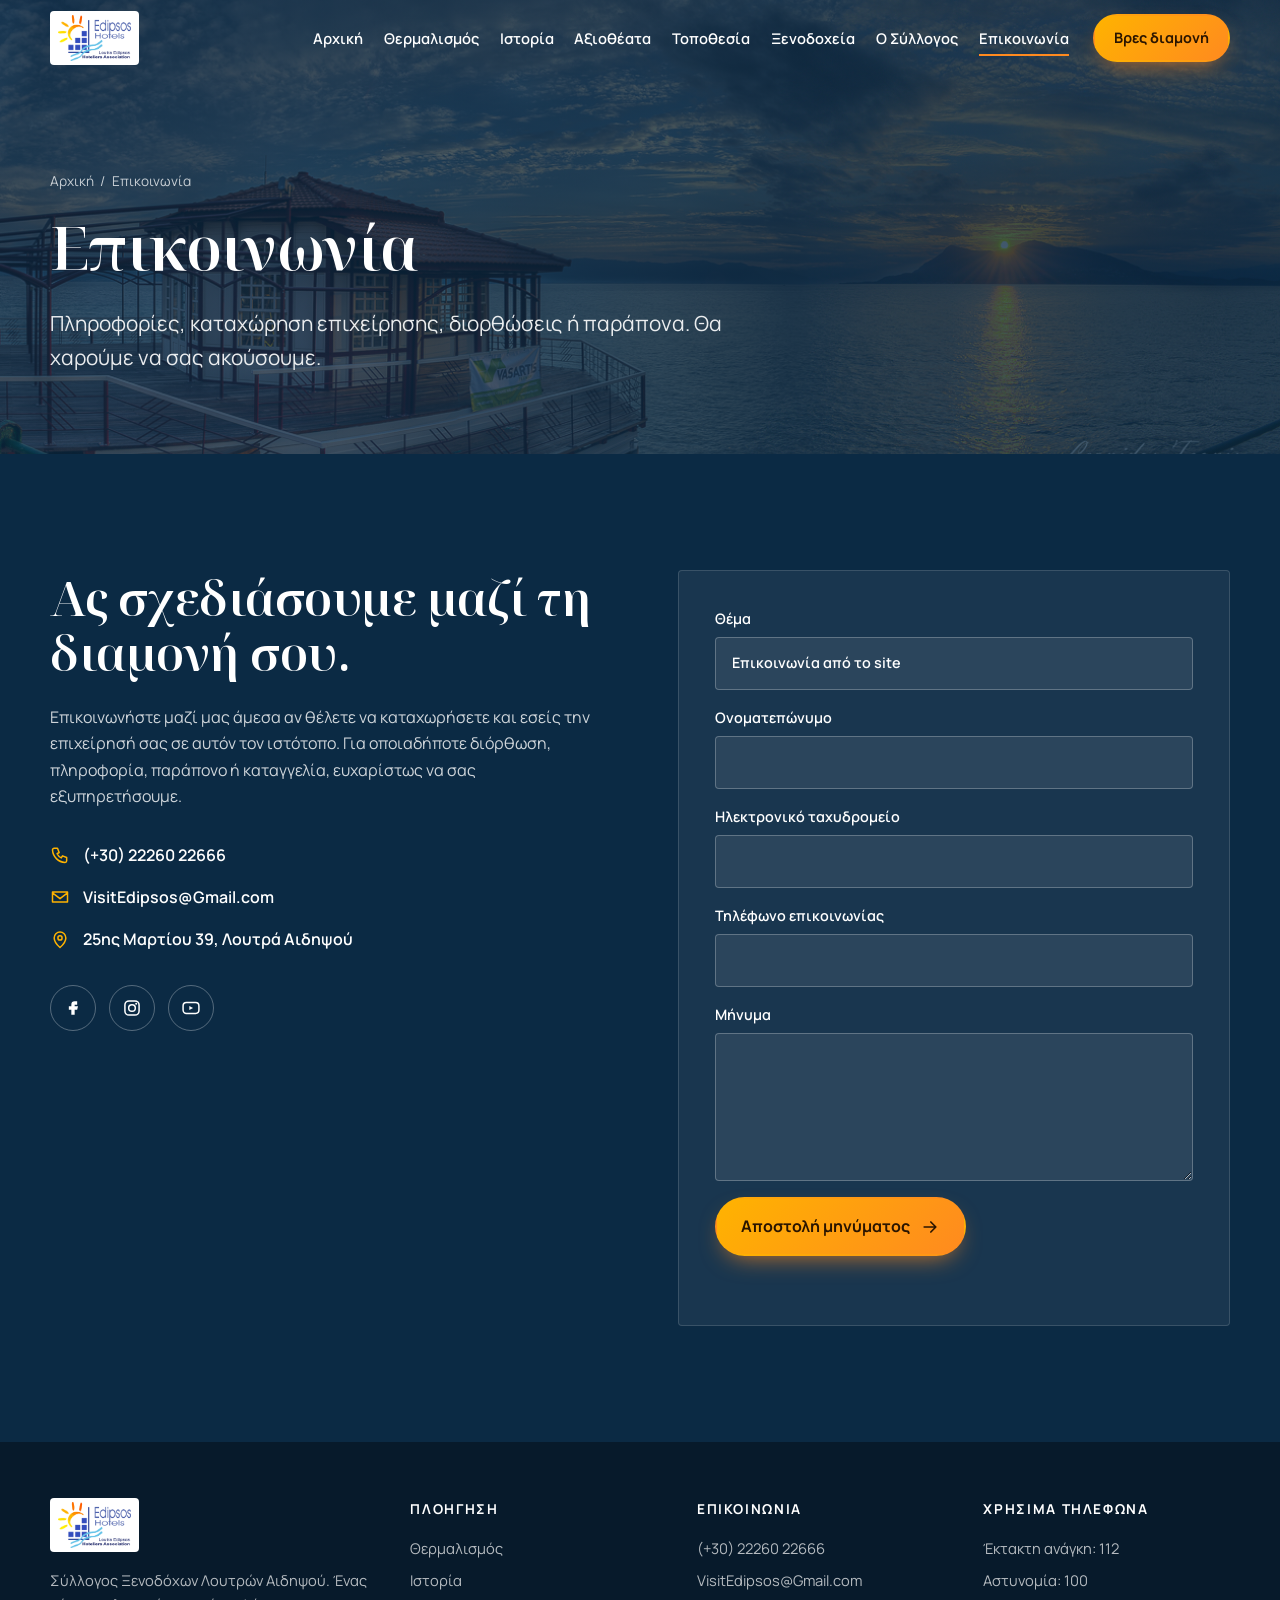
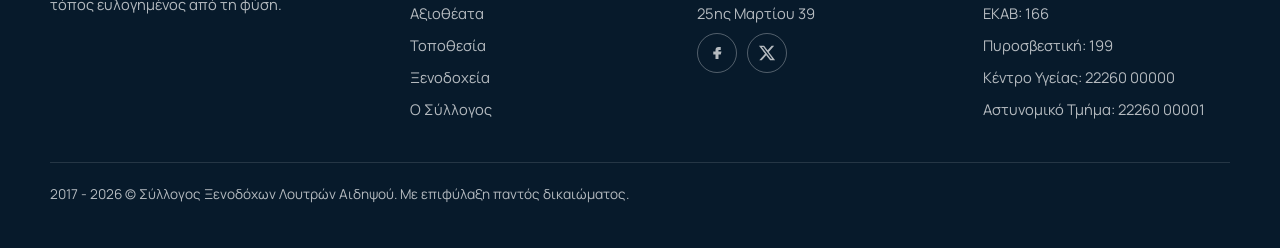
<file: epikoinonia.html>
<!DOCTYPE html>
<html lang="el">
<head>
  <meta charset="utf-8">
  <meta name="viewport" content="width=device-width, initial-scale=1">
  <title>Επικοινωνία | Λουτρά Αιδηψού</title>
  <meta name="description" content="Επικοινωνήστε με τον Σύλλογο Ξενοδόχων Λουτρών Αιδηψού για πληροφορίες, καταχώρηση επιχείρησης, διορθώσεις ή παράπονα.">
  <meta name="theme-color" content="#0b2a44">
  <meta property="og:type" content="website">
  <meta property="og:locale" content="el_GR">
  <meta property="og:title" content="Επικοινωνία | Λουτρά Αιδηψού">
  <meta property="og:image" content="hero-sunset.jpg">
  <link rel="icon" href="logo.png">
  <link rel="preconnect" href="https://fonts.googleapis.com">
  <link rel="preconnect" href="https://fonts.gstatic.com" crossorigin>
  <link href="https://fonts.googleapis.com/css2?family=Manrope:wght@400;500;600;700;800&family=Noto+Serif+Display:ital,wght@0,500;0,600;1,500&display=swap" rel="stylesheet">
  <link rel="stylesheet" href="style.css">
</head>
<body>

<svg width="0" height="0" style="position:absolute" aria-hidden="true">
  <defs>
    <symbol id="i-arrow" viewBox="0 0 24 24"><path d="M5 12h14M13 6l6 6-6 6" fill="none" stroke="currentColor" stroke-width="2" stroke-linecap="round" stroke-linejoin="round"/></symbol>
    <symbol id="i-menu" viewBox="0 0 24 24"><path d="M4 7h16M4 12h16M4 17h16" fill="none" stroke="currentColor" stroke-width="2" stroke-linecap="round"/></symbol>
    <symbol id="i-close" viewBox="0 0 24 24"><path d="M6 6l12 12M18 6L6 18" fill="none" stroke="currentColor" stroke-width="2" stroke-linecap="round"/></symbol>
    <symbol id="i-phone" viewBox="0 0 24 24"><path d="M5 4h4l2 5-2.5 1.5a11 11 0 0 0 5 5L15 13l5 2v4a2 2 0 0 1-2 2A16 16 0 0 1 3 6a2 2 0 0 1 2-2z" fill="none" stroke="currentColor" stroke-width="1.8" stroke-linejoin="round"/></symbol>
    <symbol id="i-mail" viewBox="0 0 24 24"><path d="M3 6h18v12H3zM3 7l9 7 9-7" fill="none" stroke="currentColor" stroke-width="1.8" stroke-linejoin="round"/></symbol>
    <symbol id="i-pin" viewBox="0 0 24 24"><path d="M12 21s7-6.2 7-11.5A7 7 0 0 0 5 9.5C5 14.8 12 21 12 21z" fill="none" stroke="currentColor" stroke-width="1.8" stroke-linejoin="round"/><circle cx="12" cy="9.5" r="2.5" fill="none" stroke="currentColor" stroke-width="1.8"/></symbol>
    <symbol id="i-fb" viewBox="0 0 24 24"><path d="M14 8h3V4h-3a4 4 0 0 0-4 4v2H7v4h3v6h4v-6h3l1-4h-4V8z" fill="currentColor"/></symbol>
    <symbol id="i-ig" viewBox="0 0 24 24"><rect x="3.5" y="3.5" width="17" height="17" rx="5" fill="none" stroke="currentColor" stroke-width="1.8"/><circle cx="12" cy="12" r="4" fill="none" stroke="currentColor" stroke-width="1.8"/><circle cx="17" cy="7" r="1.2" fill="currentColor"/></symbol>
    <symbol id="i-yt" viewBox="0 0 24 24"><rect x="2.5" y="5.5" width="19" height="13" rx="4" fill="none" stroke="currentColor" stroke-width="1.8"/><path d="M10 9.5v5l4.5-2.5z" fill="currentColor"/></symbol>
  </defs>
</svg>

<header class="site-header" id="top">
  <div class="container nav">
    <a class="brand" href="index.html" aria-label="Λουτρά Αιδηψού - Αρχική">
      <img src="logo.png" alt="Edipsos Hotels - Σύλλογος Ξενοδόχων Λουτρών Αιδηψού" width="120" height="76">
    </a>
    <nav id="menu" class="menu" aria-label="Κύριο μενού">
      <a href="index.html">Αρχική</a>
      <a href="thermalismos.html">Θερμαλισμός</a>
      <a href="istoria.html">Ιστορία</a>
      <a href="axiotheata.html">Αξιοθέατα</a>
      <a href="topothesia.html">Τοποθεσία</a>
      <a href="xenodoxeia.html">Ξενοδοχεία</a>
      <a href="syllogos.html">Ο Σύλλογος</a>
      <a href="epikoinonia.html" aria-current="page">Επικοινωνία</a>
    </nav>
    <a class="btn btn-sun nav-cta" href="xenodoxeia.html">Βρες διαμονή</a>
    <button class="menu-toggle" id="menuToggle" aria-expanded="false" aria-controls="menu" aria-label="Άνοιγμα μενού">
      <svg class="ico"><use href="#i-menu"/></svg>
    </button>
  </div>
</header>

<main>
<section class="page-hero" style="background-image:url('hero-sunset.jpg')">
  <div class="container">
    <p class="crumbs"><a href="index.html">Αρχική</a><span>/</span>Επικοινωνία</p>
    <h1>Επικοινωνία</h1>
    <p class="lead">Πληροφορίες, καταχώρηση επιχείρησης, διορθώσεις ή παράπονα. Θα χαρούμε να σας ακούσουμε.</p>
  </div>
</section>

<section class="section contact">
  <div class="container contact-inner">
    <div>
      <h2>Ας σχεδιάσουμε μαζί τη διαμονή σου.</h2>
      <p>Επικοινωνήστε μαζί μας άμεσα αν θέλετε να καταχωρήσετε και εσείς την επιχείρησή σας σε αυτόν τον ιστότοπο. Για οποιαδήποτε διόρθωση, πληροφορία, παράπονο ή καταγγελία, ευχαρίστως να σας εξυπηρετήσουμε.</p>
      <ul class="contact-list">
        <li><svg class="ico"><use href="#i-phone"/></svg><a href="tel:+302226022666">(+30) 22260 22666</a></li>
        <li><svg class="ico"><use href="#i-mail"/></svg><a href="mailto:VisitEdipsos@Gmail.com">VisitEdipsos@Gmail.com</a></li>
        <li><svg class="ico"><use href="#i-pin"/></svg><a href="https://www.google.com/maps/search/?api=1&query=25%CE%B7%CF%82+%CE%9C%CE%B1%CF%81%CF%84%CE%AF%CE%BF%CF%85+39%2C+%CE%9B%CE%BF%CF%85%CF%84%CF%81%CE%AC+%CE%91%CE%B9%CE%B4%CE%B7%CF%88%CE%BF%CF%8D" target="_blank" rel="noopener">25ης Μαρτίου 39, Λουτρά Αιδηψού</a></li>
      </ul>
      <div class="socials">
        <a href="https://www.facebook.com/visitedipsos.gr/" target="_blank" rel="noopener" aria-label="Facebook"><svg class="ico"><use href="#i-fb"/></svg></a>
        <a href="https://www.instagram.com/explore/tags/edipsos/" target="_blank" rel="noopener" aria-label="Instagram"><svg class="ico"><use href="#i-ig"/></svg></a>
        <a href="https://www.youtube.com/channel/UCyaTz2kGDLdaa71J5itsKyw" target="_blank" rel="noopener" aria-label="YouTube"><svg class="ico"><use href="#i-yt"/></svg></a>
      </div>
    </div>
    <form class="form" id="contactForm" novalidate>
      <label>Θέμα
        <input type="text" name="subject" value="Επικοινωνία από το site">
      </label>
      <label>Ονοματεπώνυμο
        <input type="text" name="name" autocomplete="name" required>
      </label>
      <label>Ηλεκτρονικό ταχυδρομείο
        <input type="email" name="email" autocomplete="email" required>
      </label>
      <label>Τηλέφωνο επικοινωνίας
        <input type="tel" name="phone" autocomplete="tel">
      </label>
      <label>Μήνυμα
        <textarea name="message" rows="5" required></textarea>
      </label>
      <button class="btn btn-sun" type="submit">Αποστολή μηνύματος <svg class="ico"><use href="#i-arrow"/></svg></button>
      <p class="form-note" id="formNote" role="status"></p>
    </form>
  </div>
</section>
</main>

<footer class="site-footer">
  <div class="container">
    <div class="foot-grid">
      <div>
        <img src="logo.png" alt="Edipsos Hotels" width="90" height="57">
        <p>Σύλλογος Ξενοδόχων Λουτρών Αιδηψού. Ένας τόπος ευλογημένος από τη φύση.</p>
      </div>
      <div>
        <h4>Πλοήγηση</h4>
        <ul>
          <li><a href="thermalismos.html">Θερμαλισμός</a></li>
          <li><a href="istoria.html">Ιστορία</a></li>
          <li><a href="axiotheata.html">Αξιοθέατα</a></li>
          <li><a href="topothesia.html">Τοποθεσία</a></li>
          <li><a href="xenodoxeia.html">Ξενοδοχεία</a></li>
          <li><a href="syllogos.html">Ο Σύλλογος</a></li>
        </ul>
      </div>
      <div>
        <h4>Επικοινωνία</h4>
        <ul>
          <li><a href="tel:+302226022666">(+30) 22260 22666</a></li>
          <li><a href="mailto:VisitEdipsos@Gmail.com">VisitEdipsos@Gmail.com</a></li>
          <li><a href="https://www.google.com/maps/search/?api=1&query=25%CE%B7%CF%82+%CE%9C%CE%B1%CF%81%CF%84%CE%AF%CE%BF%CF%85+39%2C+%CE%9B%CE%BF%CF%85%CF%84%CF%81%CE%AC+%CE%91%CE%B9%CE%B4%CE%B7%CF%88%CE%BF%CF%8D" target="_blank" rel="noopener">25ης Μαρτίου 39</a></li>
          <li class="foot-social"><a href="https://www.facebook.com/visitedipsos.gr/" target="_blank" rel="noopener" aria-label="Facebook"><svg viewBox="0 0 24 24" aria-hidden="true"><path d="M14 8h3V4h-3a4 4 0 0 0-4 4v2H7v4h3v6h4v-6h3l1-4h-4V8z"/></svg></a><a href="https://twitter.com/VisitEdipsos" target="_blank" rel="noopener" aria-label="X (Twitter)"><svg viewBox="0 0 24 24" aria-hidden="true"><path d="M18.244 2.25h3.308l-7.227 8.26 8.502 11.24H16.17l-5.214-6.817L4.99 21.75H1.68l7.73-8.835L1.254 2.25H8.08l4.713 6.231zm-1.161 17.52h1.833L7.084 4.126H5.117z"/></svg></a></li>
        </ul>
      </div>
      <div>
        <h4>Χρήσιμα τηλέφωνα</h4>
        <ul>
          <li><a href="tel:112">Έκτακτη ανάγκη: 112</a></li>
          <li><a href="tel:100">Αστυνομία: 100</a></li>
          <li><a href="tel:166">ΕΚΑΒ: 166</a></li>
          <li><a href="tel:199">Πυροσβεστική: 199</a></li>
          <li><a href="tel:+302226000000">Κέντρο Υγείας: 22260 00000</a></li>
          <li><a href="tel:+302226000001">Αστυνομικό Τμήμα: 22260 00001</a></li>
        </ul>
      </div>
    </div>
    <p class="foot-bottom">2017 - <span id="year"></span> &copy; Σύλλογος Ξενοδόχων Λουτρών Αιδηψού. Με επιφύλαξη παντός δικαιώματος.</p>
  </div>
</footer>

<script src="main.js"></script>
</body>
</html>
</file>
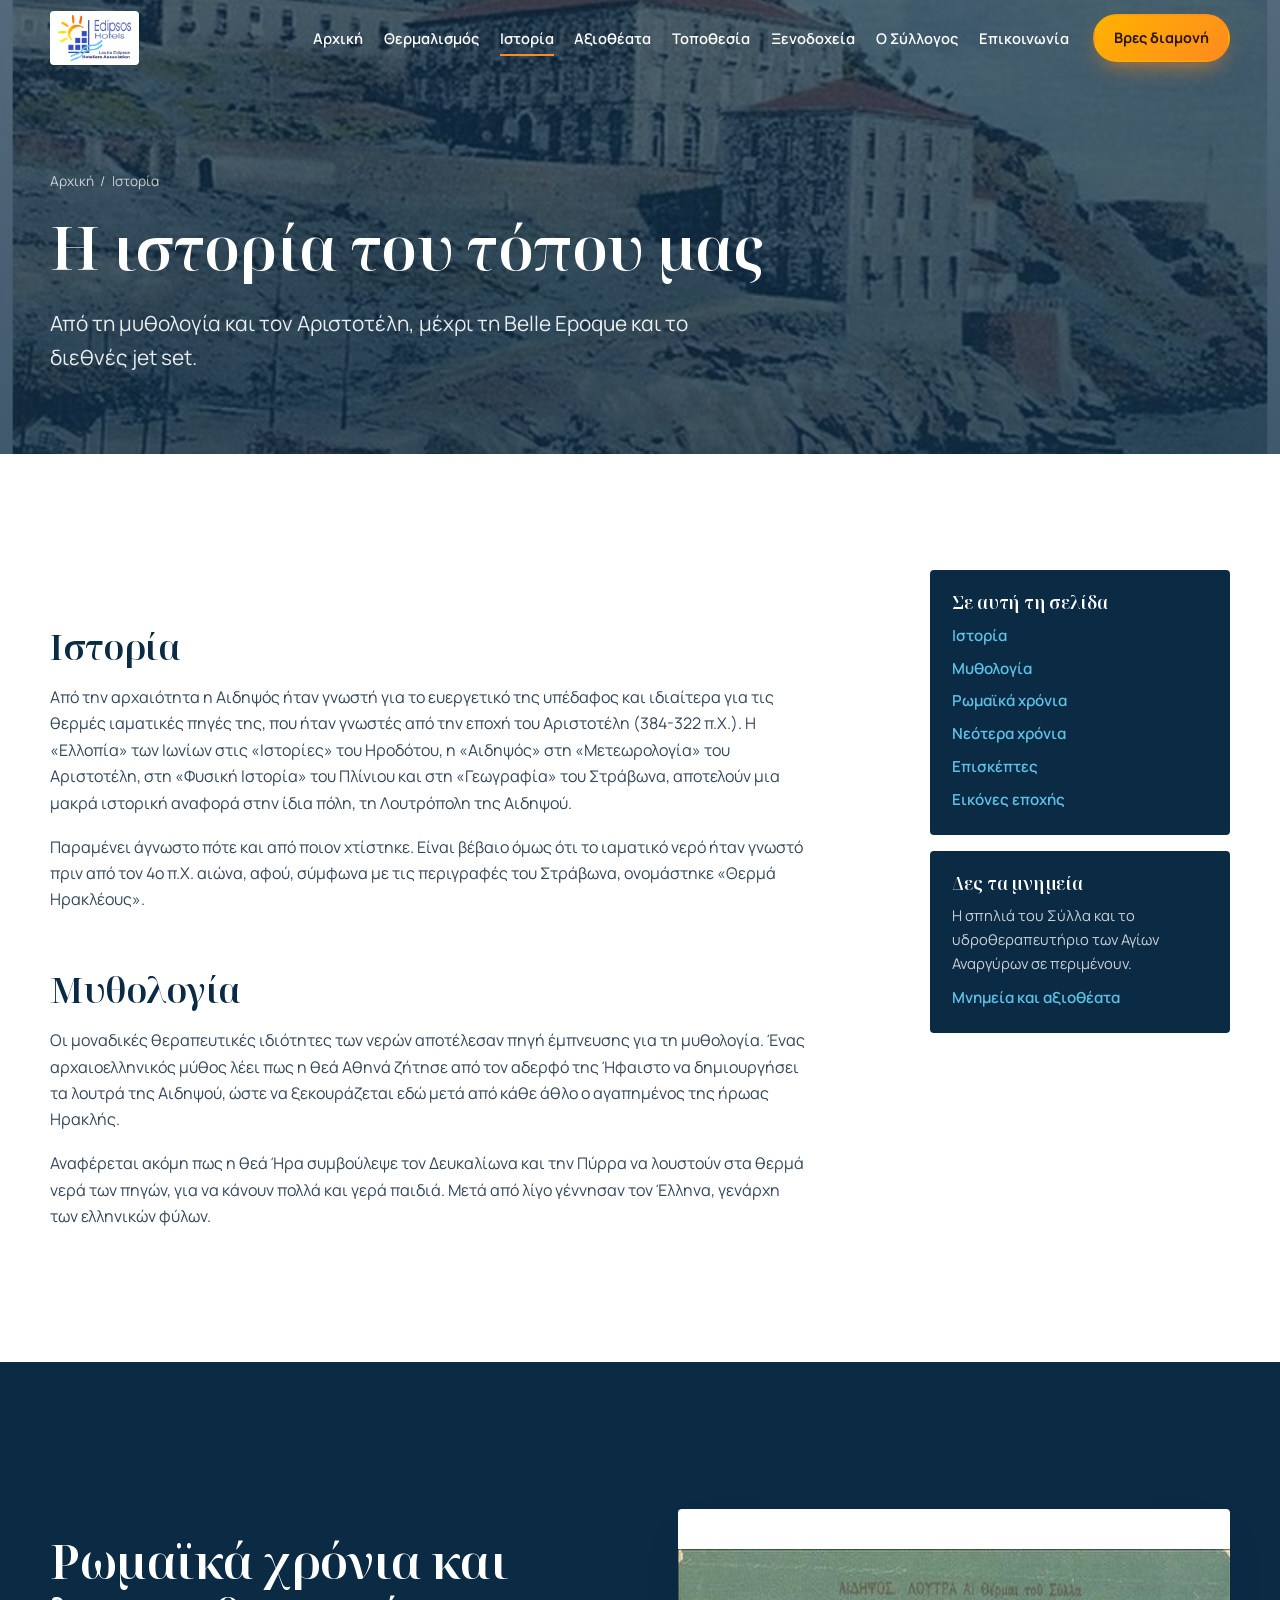
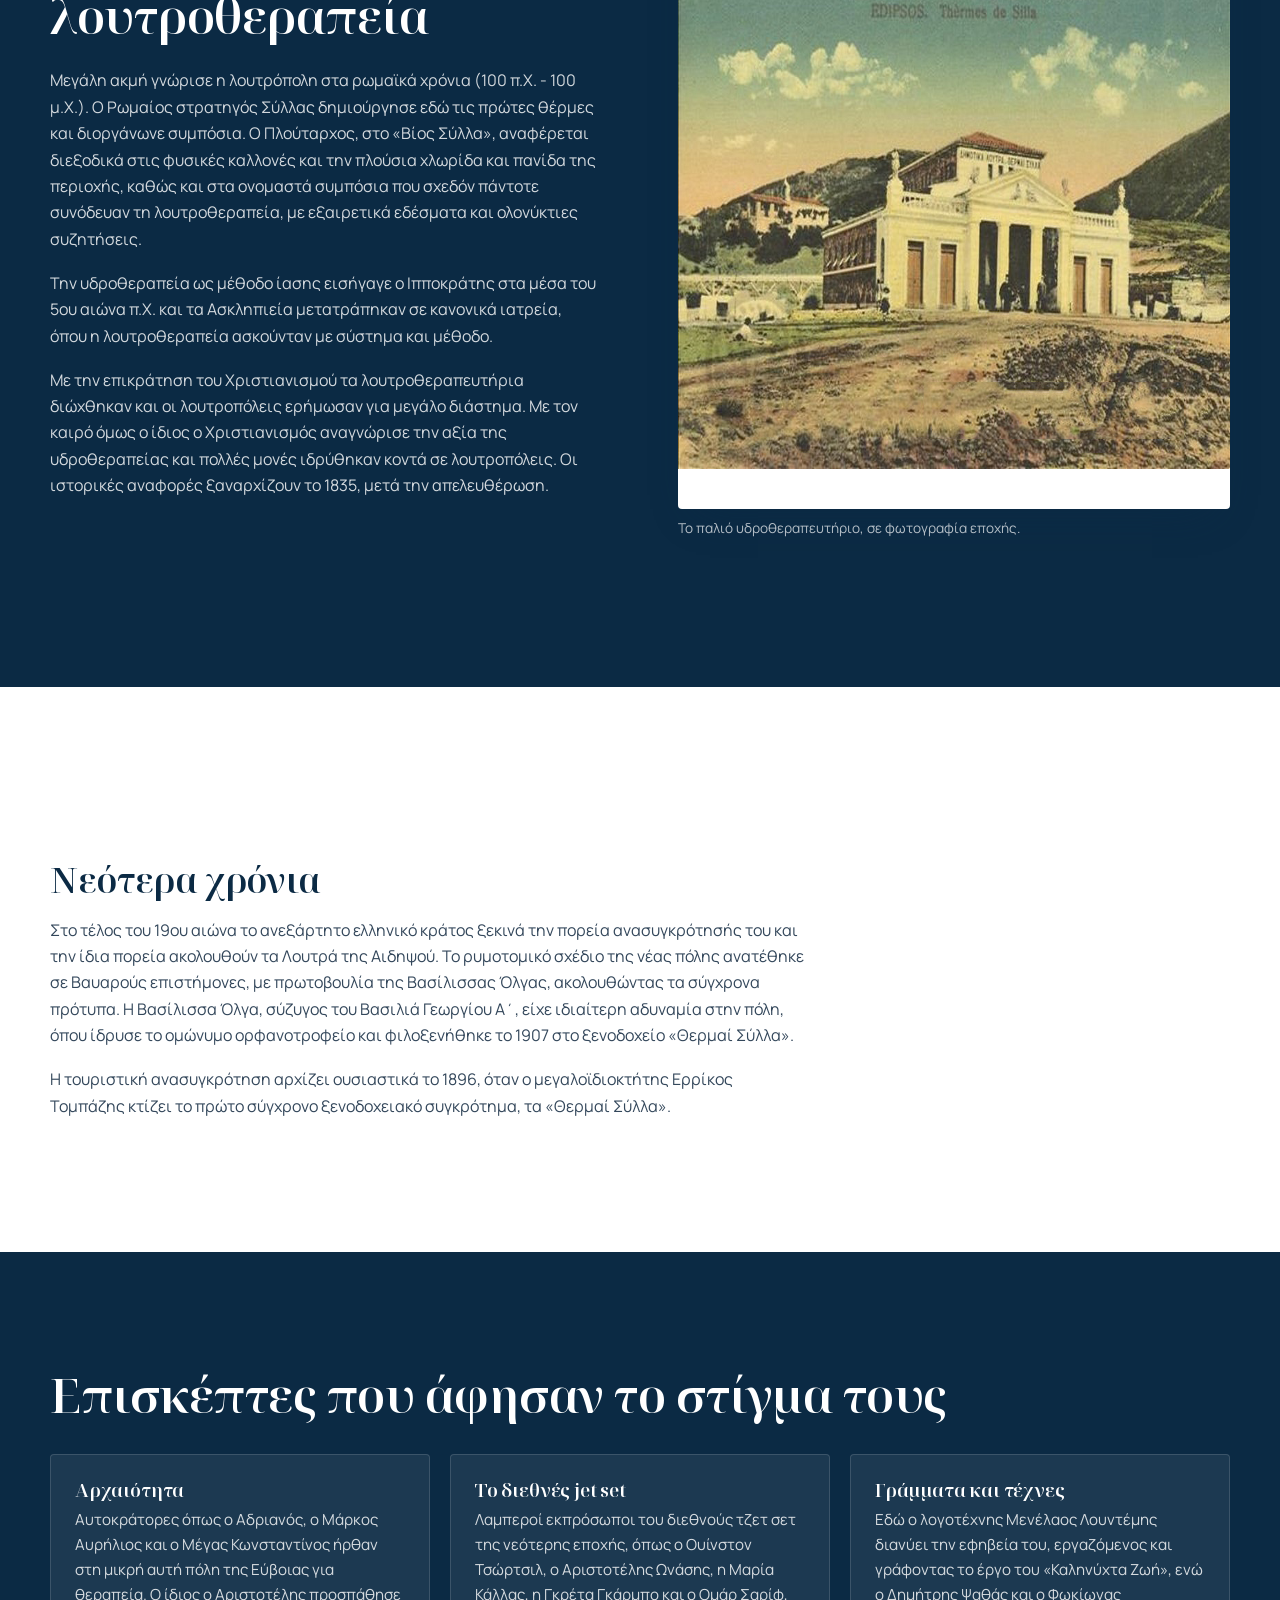
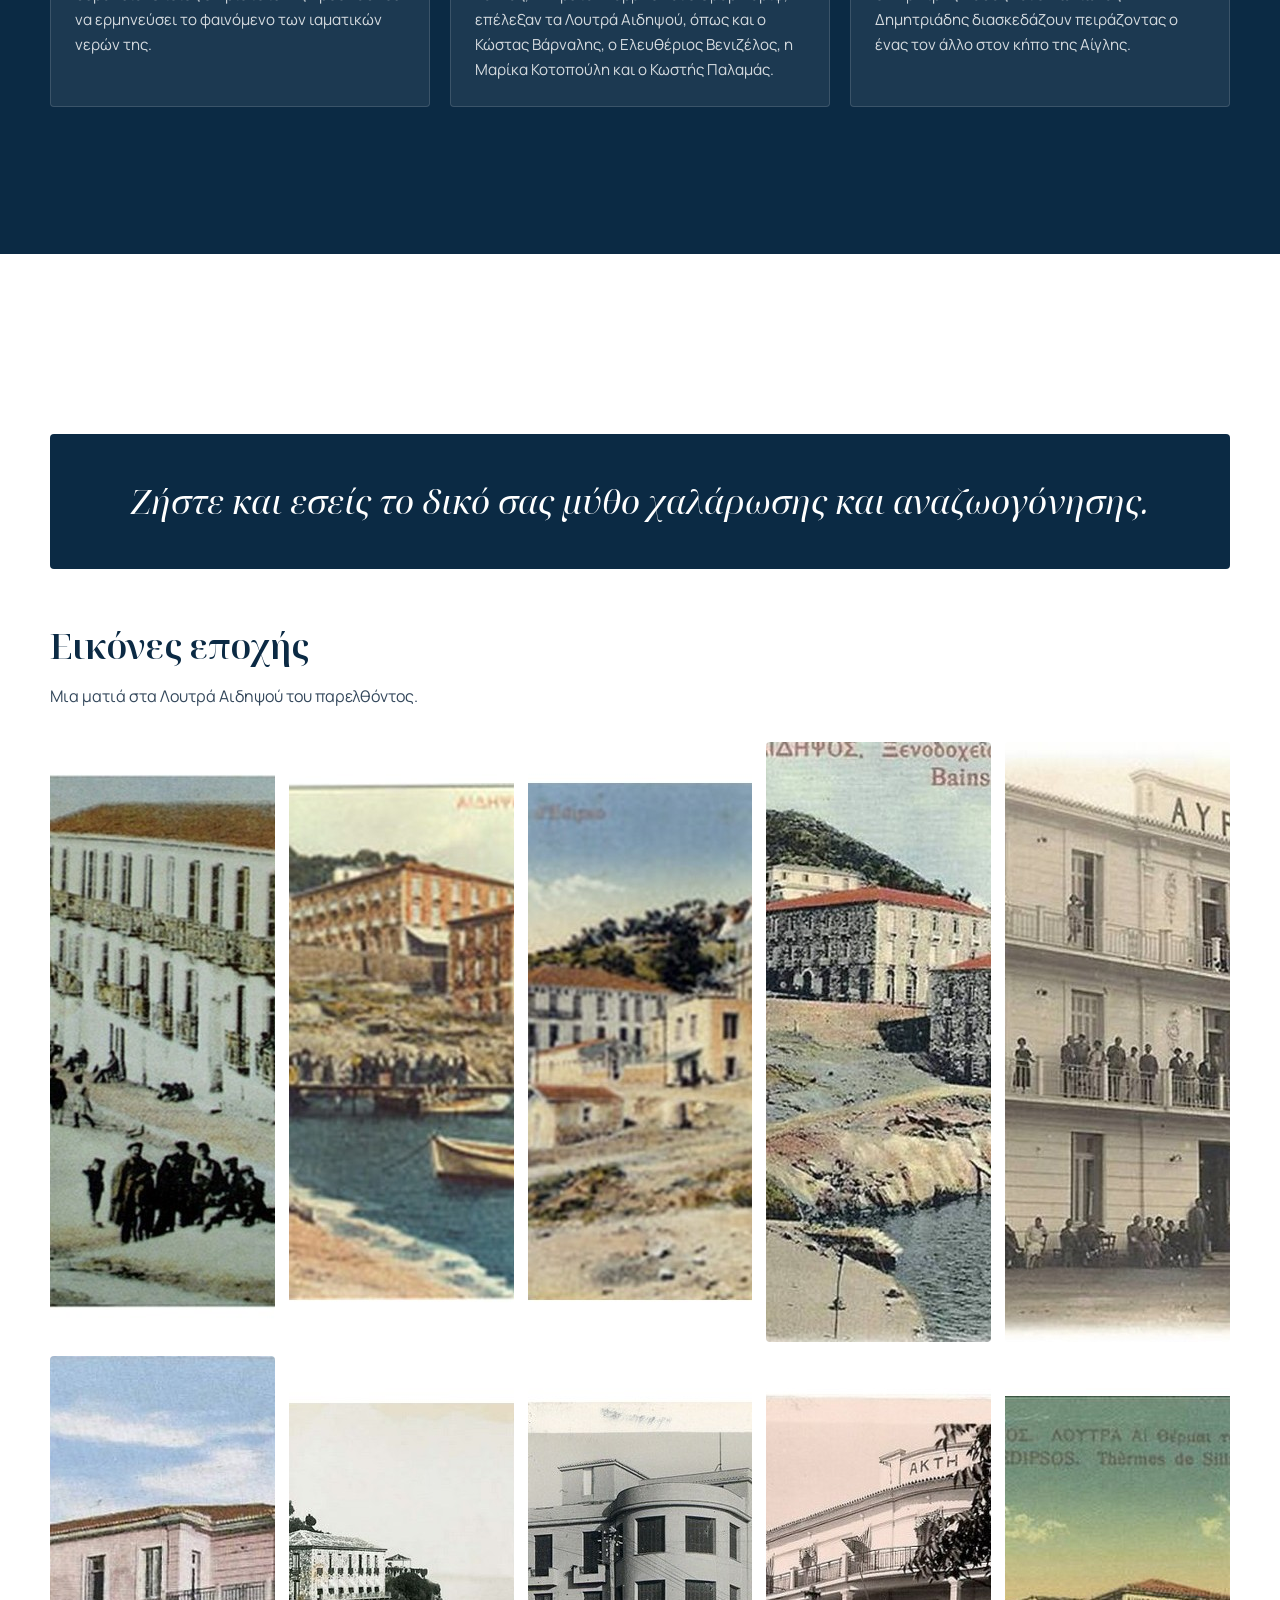
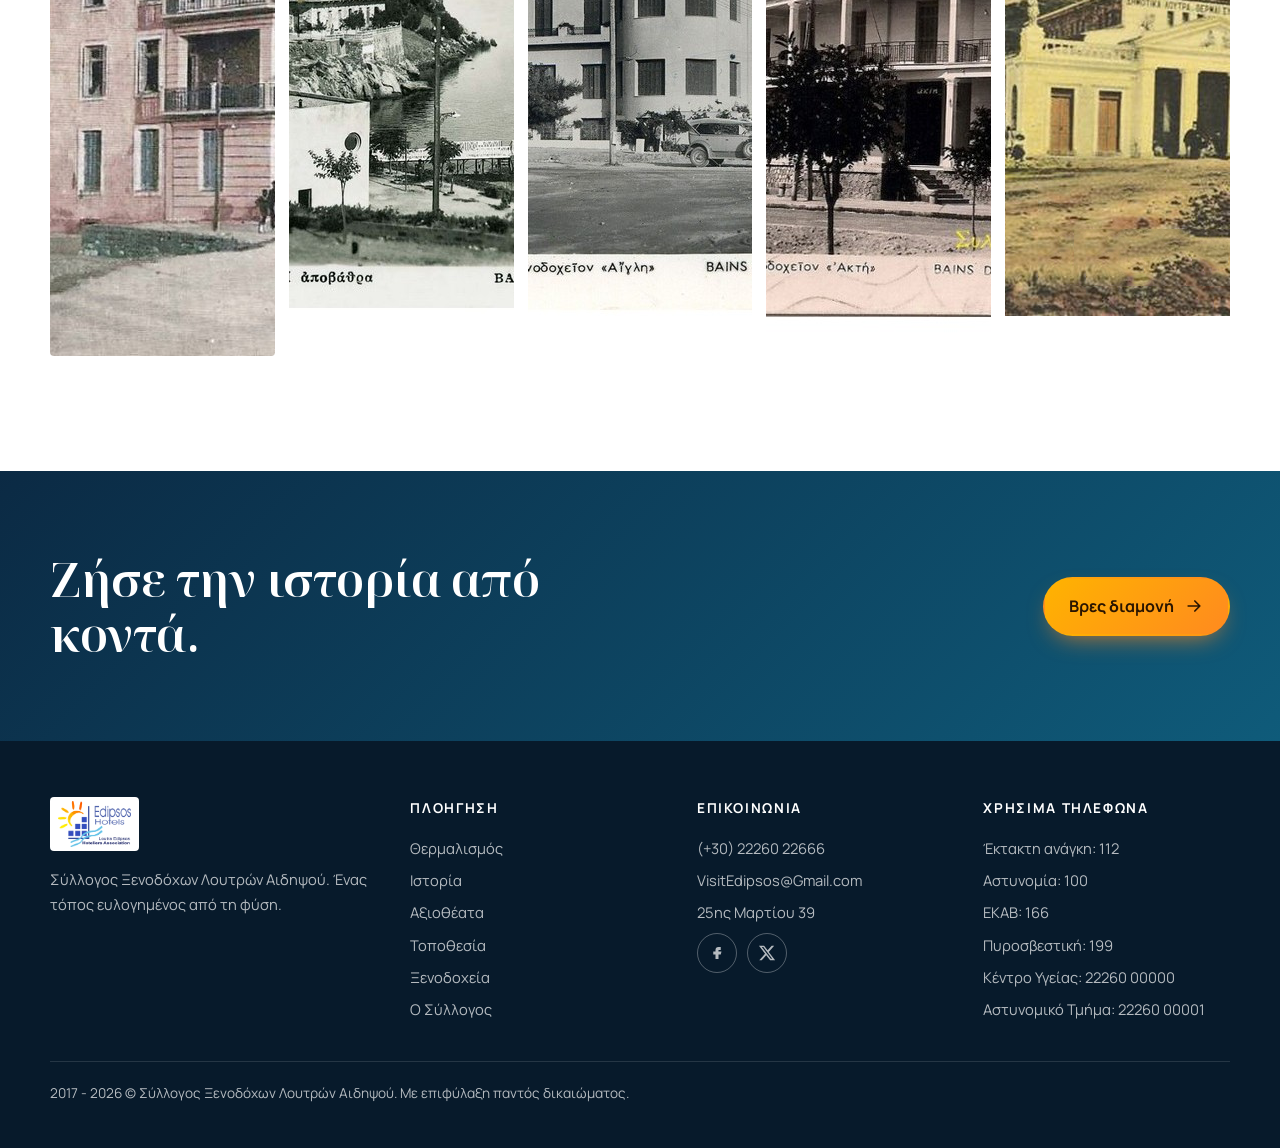
<file: istoria.html>
<!DOCTYPE html>
<html lang="el">
<head>
  <meta charset="utf-8">
  <meta name="viewport" content="width=device-width, initial-scale=1">
  <title>Ιστορία και μυθολογία | Λουτρά Αιδηψού</title>
  <meta name="description" content="Η ιστορία των Λουτρών Αιδηψού: από τον Αριστοτέλη και τον Σύλλα, μέχρι τη Belle Epoque και το διεθνές jet set. Φωτογραφίες εποχής.">
  <meta name="theme-color" content="#0b2a44">
  <meta property="og:type" content="website">
  <meta property="og:locale" content="el_GR">
  <meta property="og:title" content="Ιστορία | Λουτρά Αιδηψού">
  <meta property="og:image" content="old-hotels.jpg">
  <link rel="icon" href="logo.png">
  <link rel="preconnect" href="https://fonts.googleapis.com">
  <link rel="preconnect" href="https://fonts.gstatic.com" crossorigin>
  <link href="https://fonts.googleapis.com/css2?family=Manrope:wght@400;500;600;700;800&family=Noto+Serif+Display:ital,wght@0,500;0,600;1,500&display=swap" rel="stylesheet">
  <link rel="stylesheet" href="style.css">
</head>
<body>

<svg width="0" height="0" style="position:absolute" aria-hidden="true">
  <defs>
    <symbol id="i-arrow" viewBox="0 0 24 24"><path d="M5 12h14M13 6l6 6-6 6" fill="none" stroke="currentColor" stroke-width="2" stroke-linecap="round" stroke-linejoin="round"/></symbol>
    <symbol id="i-menu" viewBox="0 0 24 24"><path d="M4 7h16M4 12h16M4 17h16" fill="none" stroke="currentColor" stroke-width="2" stroke-linecap="round"/></symbol>
    <symbol id="i-close" viewBox="0 0 24 24"><path d="M6 6l12 12M18 6L6 18" fill="none" stroke="currentColor" stroke-width="2" stroke-linecap="round"/></symbol>
  </defs>
</svg>

<header class="site-header" id="top">
  <div class="container nav">
    <a class="brand" href="index.html" aria-label="Λουτρά Αιδηψού - Αρχική">
      <img src="logo.png" alt="Edipsos Hotels - Σύλλογος Ξενοδόχων Λουτρών Αιδηψού" width="120" height="76">
    </a>
    <nav id="menu" class="menu" aria-label="Κύριο μενού">
      <a href="index.html">Αρχική</a>
      <a href="thermalismos.html">Θερμαλισμός</a>
      <a href="istoria.html" aria-current="page">Ιστορία</a>
      <a href="axiotheata.html">Αξιοθέατα</a>
      <a href="topothesia.html">Τοποθεσία</a>
      <a href="xenodoxeia.html">Ξενοδοχεία</a>
      <a href="syllogos.html">Ο Σύλλογος</a>
      <a href="epikoinonia.html">Επικοινωνία</a>
    </nav>
    <a class="btn btn-sun nav-cta" href="xenodoxeia.html">Βρες διαμονή</a>
    <button class="menu-toggle" id="menuToggle" aria-expanded="false" aria-controls="menu" aria-label="Άνοιγμα μενού">
      <svg class="ico"><use href="#i-menu"/></svg>
    </button>
  </div>
</header>

<main>
<section class="page-hero" style="background-image:url('old-hotels.jpg')">
  <div class="container">
    <p class="crumbs"><a href="index.html">Αρχική</a><span>/</span>Ιστορία</p>
    <h1>Η ιστορία του τόπου μας</h1>
    <p class="lead">Από τη μυθολογία και τον Αριστοτέλη, μέχρι τη Belle Epoque και το διεθνές jet set.</p>
  </div>
</section>

<section class="section">
  <div class="container layout">
    <article class="prose">
      <h2 id="history">Ιστορία</h2>
      <p>Από την αρχαιότητα η Αιδηψός ήταν γνωστή για το ευεργετικό της υπέδαφος και ιδιαίτερα για τις θερμές ιαματικές πηγές της, που ήταν γνωστές από την εποχή του Αριστοτέλη (384-322 π.Χ.). Η «Ελλοπία» των Ιωνίων στις «Ιστορίες» του Ηροδότου, η «Αιδηψός» στη «Μετεωρολογία» του Αριστοτέλη, στη «Φυσική Ιστορία» του Πλίνιου και στη «Γεωγραφία» του Στράβωνα, αποτελούν μια μακρά ιστορική αναφορά στην ίδια πόλη, τη Λουτρόπολη της Αιδηψού.</p>
      <p>Παραμένει άγνωστο πότε και από ποιον χτίστηκε. Είναι βέβαιο όμως ότι το ιαματικό νερό ήταν γνωστό πριν από τον 4ο π.Χ. αιώνα, αφού, σύμφωνα με τις περιγραφές του Στράβωνα, ονομάστηκε «Θερμά Ηρακλέους».</p>

      <h2 id="myth">Μυθολογία</h2>
      <p>Οι μοναδικές θεραπευτικές ιδιότητες των νερών αποτέλεσαν πηγή έμπνευσης για τη μυθολογία. Ένας αρχαιοελληνικός μύθος λέει πως η θεά Αθηνά ζήτησε από τον αδερφό της Ήφαιστο να δημιουργήσει τα λουτρά της Αιδηψού, ώστε να ξεκουράζεται εδώ μετά από κάθε άθλο ο αγαπημένος της ήρωας Ηρακλής.</p>
      <p>Αναφέρεται ακόμη πως η θεά Ήρα συμβούλεψε τον Δευκαλίωνα και την Πύρρα να λουστούν στα θερμά νερά των πηγών, για να κάνουν πολλά και γερά παιδιά. Μετά από λίγο γέννησαν τον Έλληνα, γενάρχη των ελληνικών φύλων.</p>

    </article>

    <aside class="aside">
      <div class="aside-box">
        <h3>Σε αυτή τη σελίδα</h3>
        <ul>
          <li><a href="#history">Ιστορία</a></li>
          <li><a href="#myth">Μυθολογία</a></li>
          <li><a href="#roman">Ρωμαϊκά χρόνια</a></li>
          <li><a href="#modern">Νεότερα χρόνια</a></li>
          <li><a href="#guests">Επισκέπτες</a></li>
          <li><a href="#photos">Εικόνες εποχής</a></li>
        </ul>
      </div>
      <div class="aside-box">
        <h3>Δες τα μνημεία</h3>
        <p>Η σπηλιά του Σύλλα και το υδροθεραπευτήριο των Αγίων Αναργύρων σε περιμένουν.</p>
        <p style="margin-top:.6rem"><a href="axiotheata.html#monuments">Μνημεία και αξιοθέατα</a></p>
      </div>
    </aside>
  </div>
</section>

<section class="section band-dark">
  <div class="container split">
    <div class="band-text">
      <h2 id="roman">Ρωμαϊκά χρόνια και λουτροθεραπεία</h2>
      <p>Μεγάλη ακμή γνώρισε η λουτρόπολη στα ρωμαϊκά χρόνια (100 π.Χ. - 100 μ.Χ.). Ο Ρωμαίος στρατηγός Σύλλας δημιούργησε εδώ τις πρώτες θέρμες και διοργάνωνε συμπόσια. Ο Πλούταρχος, στο «Βίος Σύλλα», αναφέρεται διεξοδικά στις φυσικές καλλονές και την πλούσια χλωρίδα και πανίδα της περιοχής, καθώς και στα ονομαστά συμπόσια που σχεδόν πάντοτε συνόδευαν τη λουτροθεραπεία, με εξαιρετικά εδέσματα και ολονύκτιες συζητήσεις.</p>
      <p>Την υδροθεραπεία ως μέθοδο ίασης εισήγαγε ο Ιπποκράτης στα μέσα του 5ου αιώνα π.Χ. και τα Ασκληπιεία μετατράπηκαν σε κανονικά ιατρεία, όπου η λουτροθεραπεία ασκούνταν με σύστημα και μέθοδο.</p>
      <p>Με την επικράτηση του Χριστιανισμού τα λουτροθεραπευτήρια διώχθηκαν και οι λουτροπόλεις ερήμωσαν για μεγάλο διάστημα. Με τον καιρό όμως ο ίδιος ο Χριστιανισμός αναγνώρισε την αξία της υδροθεραπείας και πολλές μονές ιδρύθηκαν κοντά σε λουτροπόλεις. Οι ιστορικές αναφορές ξαναρχίζουν το 1835, μετά την απελευθέρωση.</p>

    </div>
    <figure class="figure">
      <img src="old-baths.jpg" alt="Το παλιό υδροθεραπευτήριο των Λουτρών Αιδηψού σε φωτογραφία εποχής" loading="lazy" width="800" height="600">
      <figcaption>Το παλιό υδροθεραπευτήριο, σε φωτογραφία εποχής.</figcaption>
    </figure>
  </div>
</section>

<section class="section">
  <div class="container prose prose-wide">
      <h2 id="modern">Νεότερα χρόνια</h2>
      <p>Στο τέλος του 19ου αιώνα το ανεξάρτητο ελληνικό κράτος ξεκινά την πορεία ανασυγκρότησής του και την ίδια πορεία ακολουθούν τα Λουτρά της Αιδηψού. Το ρυμοτομικό σχέδιο της νέας πόλης ανατέθηκε σε Βαυαρούς επιστήμονες, με πρωτοβουλία της Βασίλισσας Όλγας, ακολουθώντας τα σύγχρονα πρότυπα. Η Βασίλισσα Όλγα, σύζυγος του Βασιλιά Γεωργίου Α΄, είχε ιδιαίτερη αδυναμία στην πόλη, όπου ίδρυσε το ομώνυμο ορφανοτροφείο και φιλοξενήθηκε το 1907 στο ξενοδοχείο «Θερμαί Σύλλα».</p>
      <p>Η τουριστική ανασυγκρότηση αρχίζει ουσιαστικά το 1896, όταν ο μεγαλοϊδιοκτήτης Ερρίκος Τομπάζης κτίζει το πρώτο σύγχρονο ξενοδοχειακό συγκρότημα, τα «Θερμαί Σύλλα».</p>

  </div>
</section>

<section class="section band-dark">
  <div class="container">
    <h2 id="guests">Επισκέπτες που άφησαν το στίγμα τους</h2>
    <div class="feature-grid">
      <div class="feature"><h3>Αρχαιότητα</h3><p>Αυτοκράτορες όπως ο Αδριανός, ο Μάρκος Αυρήλιος και ο Μέγας Κωνσταντίνος ήρθαν στη μικρή αυτή πόλη της Εύβοιας για θεραπεία. Ο ίδιος ο Αριστοτέλης προσπάθησε να ερμηνεύσει το φαινόμενο των ιαματικών νερών της.</p></div>
      <div class="feature"><h3>Το διεθνές jet set</h3><p>Λαμπεροί εκπρόσωποι του διεθνούς τζετ σετ της νεότερης εποχής, όπως ο Ουίνστον Τσώρτσιλ, ο Αριστοτέλης Ωνάσης, η Μαρία Κάλλας, η Γκρέτα Γκάρμπο και ο Ομάρ Σαρίφ, επέλεξαν τα Λουτρά Αιδηψού, όπως και ο Κώστας Βάρναλης, ο Ελευθέριος Βενιζέλος, η Μαρίκα Κοτοπούλη και ο Κωστής Παλαμάς.</p></div>
      <div class="feature"><h3>Γράμματα και τέχνες</h3><p>Εδώ ο λογοτέχνης Μενέλαος Λουντέμης διανύει την εφηβεία του, εργαζόμενος και γράφοντας το έργο του «Καληνύχτα Ζωή», ενώ ο Δημήτρης Ψαθάς και ο Φωκίωνας Δημητριάδης διασκεδάζουν πειράζοντας ο ένας τον άλλο στον κήπο της Αίγλης.</p></div>
    </div>
  </div>
</section>

<section class="section">
  <div class="container prose prose-wide">
      <blockquote class="quote">Ζήστε και εσείς το δικό σας μύθο χαλάρωσης και αναζωογόνησης.</blockquote>

      <h2 id="photos">Εικόνες εποχής</h2>
      <p>Μια ματιά στα Λουτρά Αιδηψού του παρελθόντος.</p>
      <div class="photo-strip">
        <button data-full="old-street.jpg"><img src="old-street.jpg" alt="Δρόμος των Λουτρών Αιδηψού σε φωτογραφία εποχής" loading="lazy" width="800" height="600"></button>
        <button data-full="old-bay.jpg"><img src="old-bay.jpg" alt="Ο κόλπος και τα ξενοδοχεία σε παλιά καρτ ποστάλ" loading="lazy" width="800" height="600"></button>
        <button data-full="old-coast.jpg"><img src="old-coast.jpg" alt="Η παραλία με τα ξενοδοχεία σε παλιά καρτ ποστάλ" loading="lazy" width="800" height="600"></button>
        <button data-full="old-hotels.jpg"><img src="old-hotels.jpg" alt="Ξενοδοχεία πάνω από τη θάλασσα σε παλιά καρτ ποστάλ" loading="lazy" width="800" height="600"></button>
        <button data-full="old-aura.jpg"><img src="old-aura.jpg" alt="Το ξενοδοχείο Αύρα σε φωτογραφία εποχής" loading="lazy" width="800" height="600"></button>
        <button data-full="old-pink.jpg"><img src="old-pink.jpg" alt="Ξενοδοχείο της Belle Epoque σε έγχρωμη καρτ ποστάλ" loading="lazy" width="800" height="600"></button>
        <button data-full="old-pier.jpg"><img src="old-pier.jpg" alt="Η αποβάθρα και τα ξενοδοχεία σε φωτογραφία εποχής" loading="lazy" width="800" height="600"></button>
        <button data-full="old-modern.jpg"><img src="old-modern.jpg" alt="Ξενοδοχείο του μεσοπολέμου σε φωτογραφία εποχής" loading="lazy" width="800" height="600"></button>
        <button data-full="old-terrace.jpg"><img src="old-terrace.jpg" alt="Ξενοδοχείο με βεράντα και δέντρα σε φωτογραφία εποχής" loading="lazy" width="800" height="600"></button>
        <button data-full="old-baths.jpg"><img src="old-baths.jpg" alt="Το παλιό υδροθεραπευτήριο σε έγχρωμη καρτ ποστάλ" loading="lazy" width="800" height="600"></button>
      </div>
  </div>
</section>

<section class="cta-band">
  <div class="container cta-inner">
    <h2>Ζήσε την ιστορία από κοντά.</h2>
    <a class="btn btn-sun" href="xenodoxeia.html">Βρες διαμονή <svg class="ico"><use href="#i-arrow"/></svg></a>
  </div>
</section>
</main>

<footer class="site-footer">
  <div class="container">
    <div class="foot-grid">
      <div>
        <img src="logo.png" alt="Edipsos Hotels" width="90" height="57">
        <p>Σύλλογος Ξενοδόχων Λουτρών Αιδηψού. Ένας τόπος ευλογημένος από τη φύση.</p>
      </div>
      <div>
        <h4>Πλοήγηση</h4>
        <ul>
          <li><a href="thermalismos.html">Θερμαλισμός</a></li>
          <li><a href="istoria.html">Ιστορία</a></li>
          <li><a href="axiotheata.html">Αξιοθέατα</a></li>
          <li><a href="topothesia.html">Τοποθεσία</a></li>
          <li><a href="xenodoxeia.html">Ξενοδοχεία</a></li>
          <li><a href="syllogos.html">Ο Σύλλογος</a></li>
        </ul>
      </div>
      <div>
        <h4>Επικοινωνία</h4>
        <ul>
          <li><a href="tel:+302226022666">(+30) 22260 22666</a></li>
          <li><a href="mailto:VisitEdipsos@Gmail.com">VisitEdipsos@Gmail.com</a></li>
          <li><a href="https://www.google.com/maps/search/?api=1&query=25%CE%B7%CF%82+%CE%9C%CE%B1%CF%81%CF%84%CE%AF%CE%BF%CF%85+39%2C+%CE%9B%CE%BF%CF%85%CF%84%CF%81%CE%AC+%CE%91%CE%B9%CE%B4%CE%B7%CF%88%CE%BF%CF%8D" target="_blank" rel="noopener">25ης Μαρτίου 39</a></li>
          <li class="foot-social"><a href="https://www.facebook.com/visitedipsos.gr/" target="_blank" rel="noopener" aria-label="Facebook"><svg viewBox="0 0 24 24" aria-hidden="true"><path d="M14 8h3V4h-3a4 4 0 0 0-4 4v2H7v4h3v6h4v-6h3l1-4h-4V8z"/></svg></a><a href="https://twitter.com/VisitEdipsos" target="_blank" rel="noopener" aria-label="X (Twitter)"><svg viewBox="0 0 24 24" aria-hidden="true"><path d="M18.244 2.25h3.308l-7.227 8.26 8.502 11.24H16.17l-5.214-6.817L4.99 21.75H1.68l7.73-8.835L1.254 2.25H8.08l4.713 6.231zm-1.161 17.52h1.833L7.084 4.126H5.117z"/></svg></a></li>
        </ul>
      </div>
      <div>
        <h4>Χρήσιμα τηλέφωνα</h4>
        <ul>
          <li><a href="tel:112">Έκτακτη ανάγκη: 112</a></li>
          <li><a href="tel:100">Αστυνομία: 100</a></li>
          <li><a href="tel:166">ΕΚΑΒ: 166</a></li>
          <li><a href="tel:199">Πυροσβεστική: 199</a></li>
          <li><a href="tel:+302226000000">Κέντρο Υγείας: 22260 00000</a></li>
          <li><a href="tel:+302226000001">Αστυνομικό Τμήμα: 22260 00001</a></li>
        </ul>
      </div>
    </div>
    <p class="foot-bottom">2017 - <span id="year"></span> &copy; Σύλλογος Ξενοδόχων Λουτρών Αιδηψού. Με επιφύλαξη παντός δικαιώματος.</p>
  </div>
</footer>

<div class="lightbox" id="lightbox" hidden>
  <button class="lb-close" aria-label="Κλείσιμο"><svg class="ico"><use href="#i-close"/></svg></button>
  <img id="lbImg" alt="">
</div>

<script src="main.js"></script>
</body>
</html>
</file>
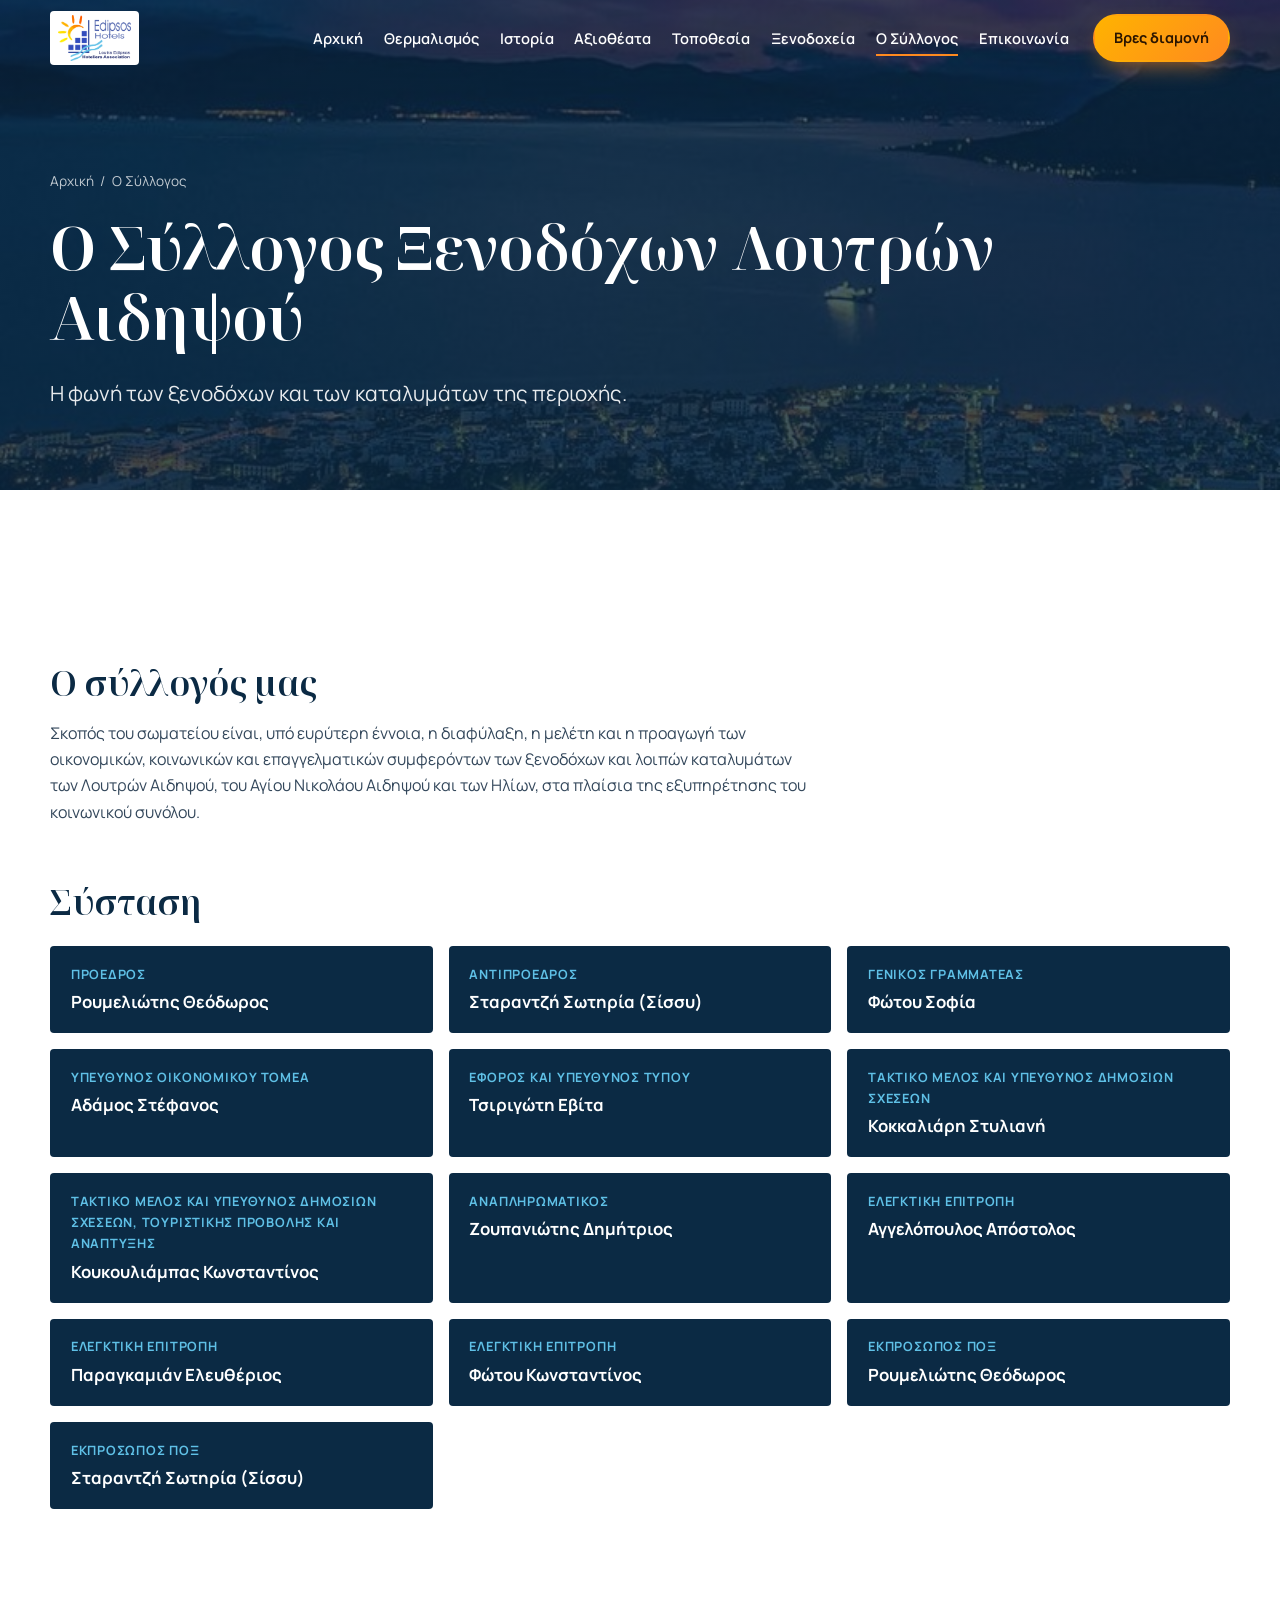
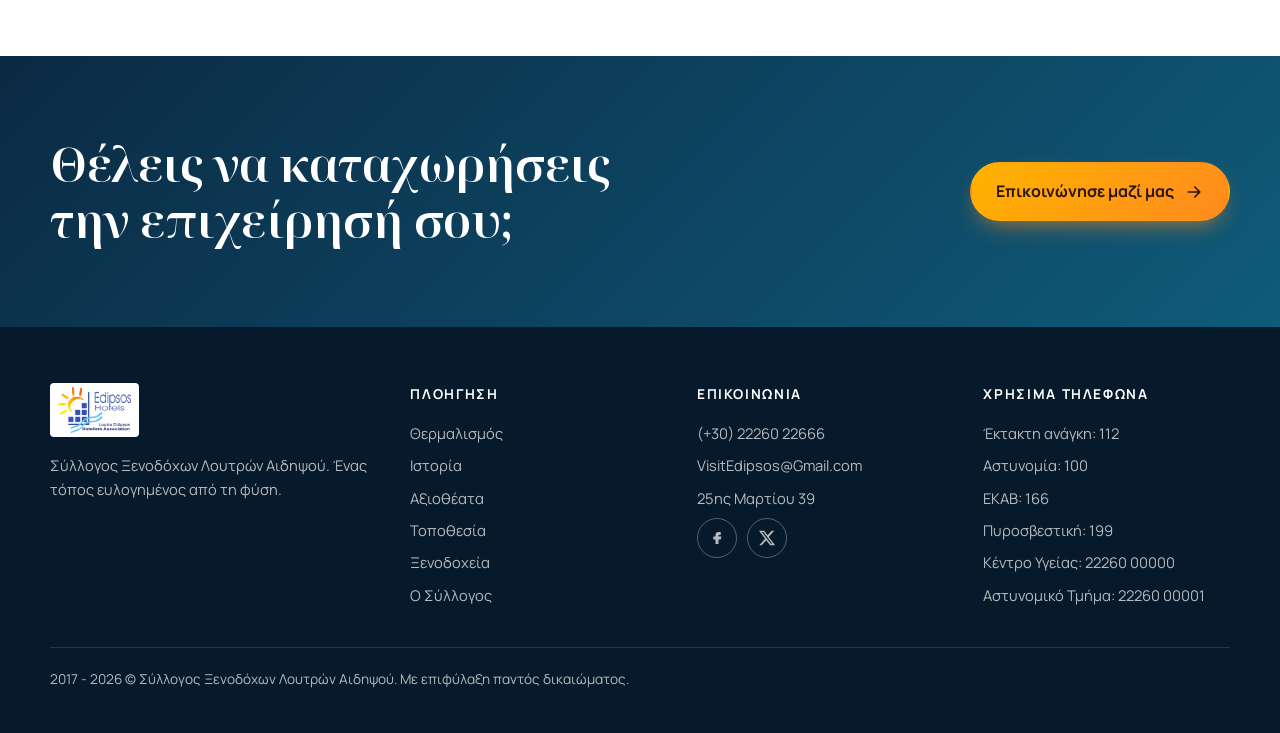
<file: syllogos.html>
<!DOCTYPE html>
<html lang="el">
<head>
  <meta charset="utf-8">
  <meta name="viewport" content="width=device-width, initial-scale=1">
  <title>Ο Σύλλογος Ξενοδόχων Λουτρών Αιδηψού | Σύσταση</title>
  <meta name="description" content="Ο Σύλλογος Ξενοδόχων Λουτρών Αιδηψού: σκοπός και σύσταση διοικητικού συμβουλίου.">
  <meta name="theme-color" content="#0b2a44">
  <meta property="og:type" content="website">
  <meta property="og:locale" content="el_GR">
  <meta property="og:title" content="Ο Σύλλογος | Λουτρά Αιδηψού">
  <meta property="og:image" content="bay-night.jpg">
  <link rel="icon" href="logo.png">
  <link rel="preconnect" href="https://fonts.googleapis.com">
  <link rel="preconnect" href="https://fonts.gstatic.com" crossorigin>
  <link href="https://fonts.googleapis.com/css2?family=Manrope:wght@400;500;600;700;800&family=Noto+Serif+Display:ital,wght@0,500;0,600;1,500&display=swap" rel="stylesheet">
  <link rel="stylesheet" href="style.css">
</head>
<body>

<svg width="0" height="0" style="position:absolute" aria-hidden="true">
  <defs>
    <symbol id="i-arrow" viewBox="0 0 24 24"><path d="M5 12h14M13 6l6 6-6 6" fill="none" stroke="currentColor" stroke-width="2" stroke-linecap="round" stroke-linejoin="round"/></symbol>
    <symbol id="i-menu" viewBox="0 0 24 24"><path d="M4 7h16M4 12h16M4 17h16" fill="none" stroke="currentColor" stroke-width="2" stroke-linecap="round"/></symbol>
    <symbol id="i-close" viewBox="0 0 24 24"><path d="M6 6l12 12M18 6L6 18" fill="none" stroke="currentColor" stroke-width="2" stroke-linecap="round"/></symbol>
  </defs>
</svg>

<header class="site-header" id="top">
  <div class="container nav">
    <a class="brand" href="index.html" aria-label="Λουτρά Αιδηψού - Αρχική">
      <img src="logo.png" alt="Edipsos Hotels - Σύλλογος Ξενοδόχων Λουτρών Αιδηψού" width="120" height="76">
    </a>
    <nav id="menu" class="menu" aria-label="Κύριο μενού">
      <a href="index.html">Αρχική</a>
      <a href="thermalismos.html">Θερμαλισμός</a>
      <a href="istoria.html">Ιστορία</a>
      <a href="axiotheata.html">Αξιοθέατα</a>
      <a href="topothesia.html">Τοποθεσία</a>
      <a href="xenodoxeia.html">Ξενοδοχεία</a>
      <a href="syllogos.html" aria-current="page">Ο Σύλλογος</a>
      <a href="epikoinonia.html">Επικοινωνία</a>
    </nav>
    <a class="btn btn-sun nav-cta" href="xenodoxeia.html">Βρες διαμονή</a>
    <button class="menu-toggle" id="menuToggle" aria-expanded="false" aria-controls="menu" aria-label="Άνοιγμα μενού">
      <svg class="ico"><use href="#i-menu"/></svg>
    </button>
  </div>
</header>

<main>
<section class="page-hero" style="background-image:url('bay-night.jpg')">
  <div class="container">
    <p class="crumbs"><a href="index.html">Αρχική</a><span>/</span>Ο Σύλλογος</p>
    <h1>Ο Σύλλογος Ξενοδόχων Λουτρών Αιδηψού</h1>
    <p class="lead">Η φωνή των ξενοδόχων και των καταλυμάτων της περιοχής.</p>
  </div>
</section>

<section class="section">
  <div class="container">
    <article class="prose prose-wide">
      <h2 id="about">Ο σύλλογός μας</h2>
      <p>Σκοπός του σωματείου είναι, υπό ευρύτερη έννοια, η διαφύλαξη, η μελέτη και η προαγωγή των οικονομικών, κοινωνικών και επαγγελματικών συμφερόντων των ξενοδόχων και λοιπών καταλυμάτων των Λουτρών Αιδηψού, του Αγίου Νικολάου Αιδηψού και των Ηλίων, στα πλαίσια της εξυπηρέτησης του κοινωνικού συνόλου.</p>

      <h2 id="board">Σύσταση</h2>
      <div class="board">
        <div class="member"><span>Πρόεδρος</span><strong>Ρουμελιώτης Θεόδωρος</strong></div>
        <div class="member"><span>Αντιπρόεδρος</span><strong>Σταραντζή Σωτηρία (Σίσσυ)</strong></div>
        <div class="member"><span>Γενικός γραμματέας</span><strong>Φώτου Σοφία</strong></div>
        <div class="member"><span>Υπεύθυνος οικονομικού τομέα</span><strong>Αδάμος Στέφανος</strong></div>
        <div class="member"><span>Έφορος και υπεύθυνος τύπου</span><strong>Τσιριγώτη Εβίτα</strong></div>
        <div class="member"><span>Τακτικό μέλος και υπεύθυνος δημοσίων σχέσεων</span><strong>Κοκκαλιάρη Στυλιανή</strong></div>
        <div class="member"><span>Τακτικό μέλος και υπεύθυνος δημοσίων σχέσεων, τουριστικής προβολής και ανάπτυξης</span><strong>Κουκουλιάμπας Κωνσταντίνος</strong></div>
        <div class="member"><span>Αναπληρωματικός</span><strong>Ζουπανιώτης Δημήτριος</strong></div>
        <div class="member"><span>Ελεγκτική επιτροπή</span><strong>Αγγελόπουλος Απόστολος</strong></div>
        <div class="member"><span>Ελεγκτική επιτροπή</span><strong>Παραγκαμιάν Ελευθέριος</strong></div>
        <div class="member"><span>Ελεγκτική επιτροπή</span><strong>Φώτου Κωνσταντίνος</strong></div>
        <div class="member"><span>Εκπρόσωπος ΠΟΞ</span><strong>Ρουμελιώτης Θεόδωρος</strong></div>
        <div class="member"><span>Εκπρόσωπος ΠΟΞ</span><strong>Σταραντζή Σωτηρία (Σίσσυ)</strong></div>
      </div>
    </article>
  </div>
</section>

<section class="cta-band">
  <div class="container cta-inner">
    <h2>Θέλεις να καταχωρήσεις την επιχείρησή σου;</h2>
    <a class="btn btn-sun" href="epikoinonia.html?topic=listing">Επικοινώνησε μαζί μας <svg class="ico"><use href="#i-arrow"/></svg></a>
  </div>
</section>
</main>

<footer class="site-footer">
  <div class="container">
    <div class="foot-grid">
      <div>
        <img src="logo.png" alt="Edipsos Hotels" width="90" height="57">
        <p>Σύλλογος Ξενοδόχων Λουτρών Αιδηψού. Ένας τόπος ευλογημένος από τη φύση.</p>
      </div>
      <div>
        <h4>Πλοήγηση</h4>
        <ul>
          <li><a href="thermalismos.html">Θερμαλισμός</a></li>
          <li><a href="istoria.html">Ιστορία</a></li>
          <li><a href="axiotheata.html">Αξιοθέατα</a></li>
          <li><a href="topothesia.html">Τοποθεσία</a></li>
          <li><a href="xenodoxeia.html">Ξενοδοχεία</a></li>
          <li><a href="syllogos.html">Ο Σύλλογος</a></li>
        </ul>
      </div>
      <div>
        <h4>Επικοινωνία</h4>
        <ul>
          <li><a href="tel:+302226022666">(+30) 22260 22666</a></li>
          <li><a href="mailto:VisitEdipsos@Gmail.com">VisitEdipsos@Gmail.com</a></li>
          <li><a href="https://www.google.com/maps/search/?api=1&query=25%CE%B7%CF%82+%CE%9C%CE%B1%CF%81%CF%84%CE%AF%CE%BF%CF%85+39%2C+%CE%9B%CE%BF%CF%85%CF%84%CF%81%CE%AC+%CE%91%CE%B9%CE%B4%CE%B7%CF%88%CE%BF%CF%8D" target="_blank" rel="noopener">25ης Μαρτίου 39</a></li>
          <li class="foot-social"><a href="https://www.facebook.com/visitedipsos.gr/" target="_blank" rel="noopener" aria-label="Facebook"><svg viewBox="0 0 24 24" aria-hidden="true"><path d="M14 8h3V4h-3a4 4 0 0 0-4 4v2H7v4h3v6h4v-6h3l1-4h-4V8z"/></svg></a><a href="https://twitter.com/VisitEdipsos" target="_blank" rel="noopener" aria-label="X (Twitter)"><svg viewBox="0 0 24 24" aria-hidden="true"><path d="M18.244 2.25h3.308l-7.227 8.26 8.502 11.24H16.17l-5.214-6.817L4.99 21.75H1.68l7.73-8.835L1.254 2.25H8.08l4.713 6.231zm-1.161 17.52h1.833L7.084 4.126H5.117z"/></svg></a></li>
        </ul>
      </div>
      <div>
        <h4>Χρήσιμα τηλέφωνα</h4>
        <ul>
          <li><a href="tel:112">Έκτακτη ανάγκη: 112</a></li>
          <li><a href="tel:100">Αστυνομία: 100</a></li>
          <li><a href="tel:166">ΕΚΑΒ: 166</a></li>
          <li><a href="tel:199">Πυροσβεστική: 199</a></li>
          <li><a href="tel:+302226000000">Κέντρο Υγείας: 22260 00000</a></li>
          <li><a href="tel:+302226000001">Αστυνομικό Τμήμα: 22260 00001</a></li>
        </ul>
      </div>
    </div>
    <p class="foot-bottom">2017 - <span id="year"></span> &copy; Σύλλογος Ξενοδόχων Λουτρών Αιδηψού. Με επιφύλαξη παντός δικαιώματος.</p>
  </div>
</footer>

<script src="main.js"></script>
</body>
</html>
</file>
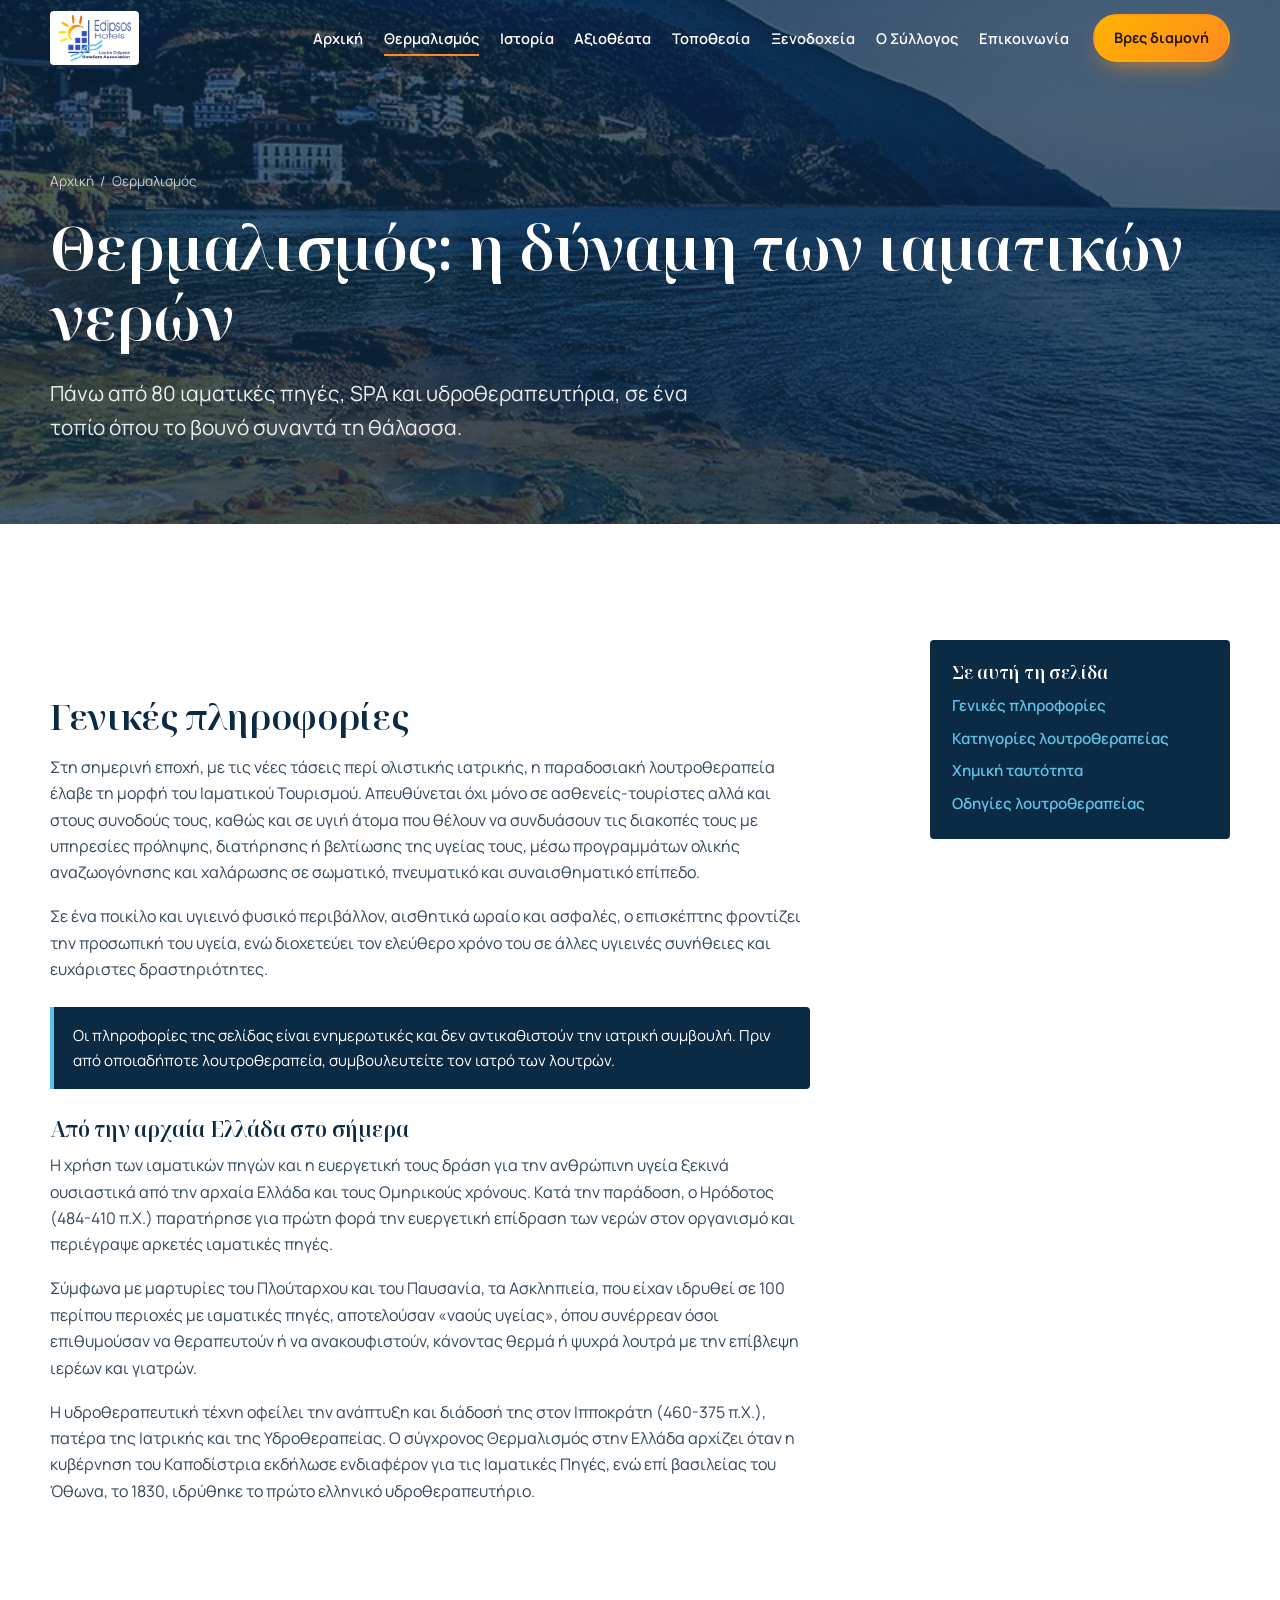
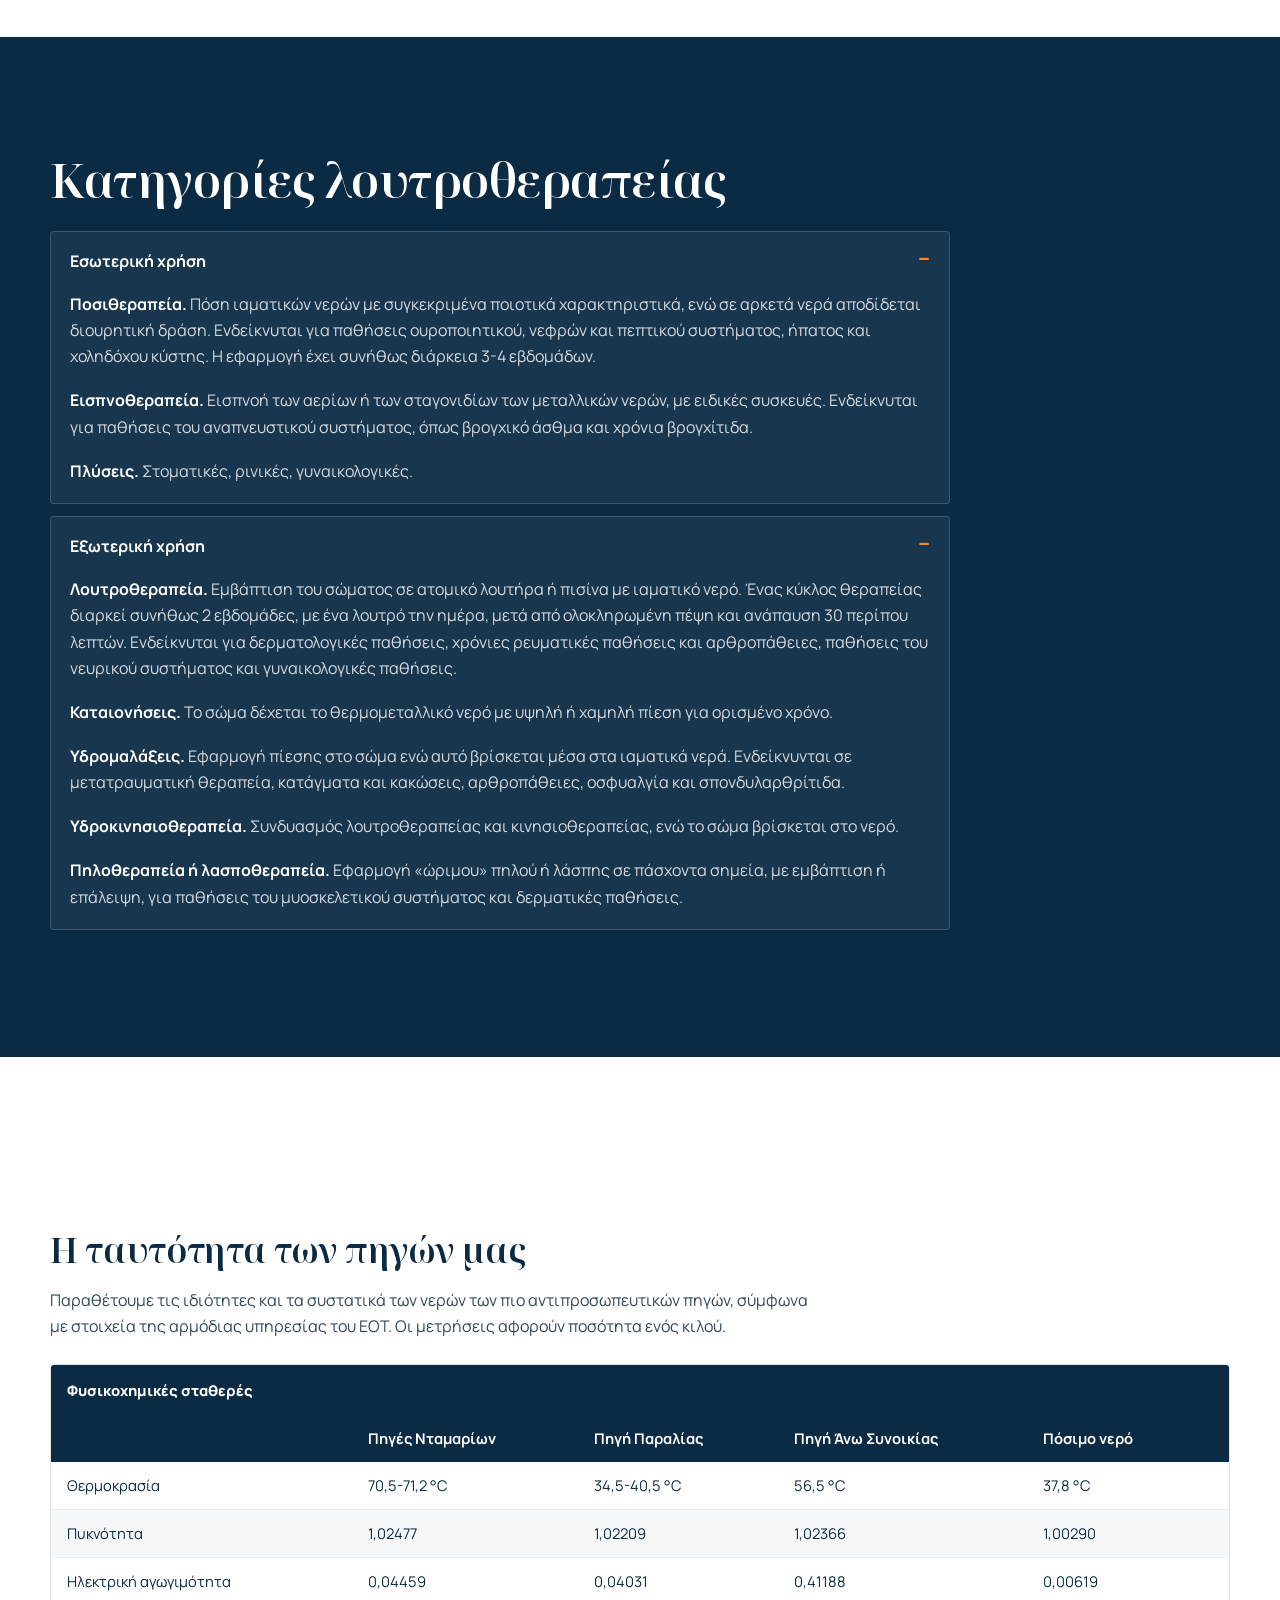
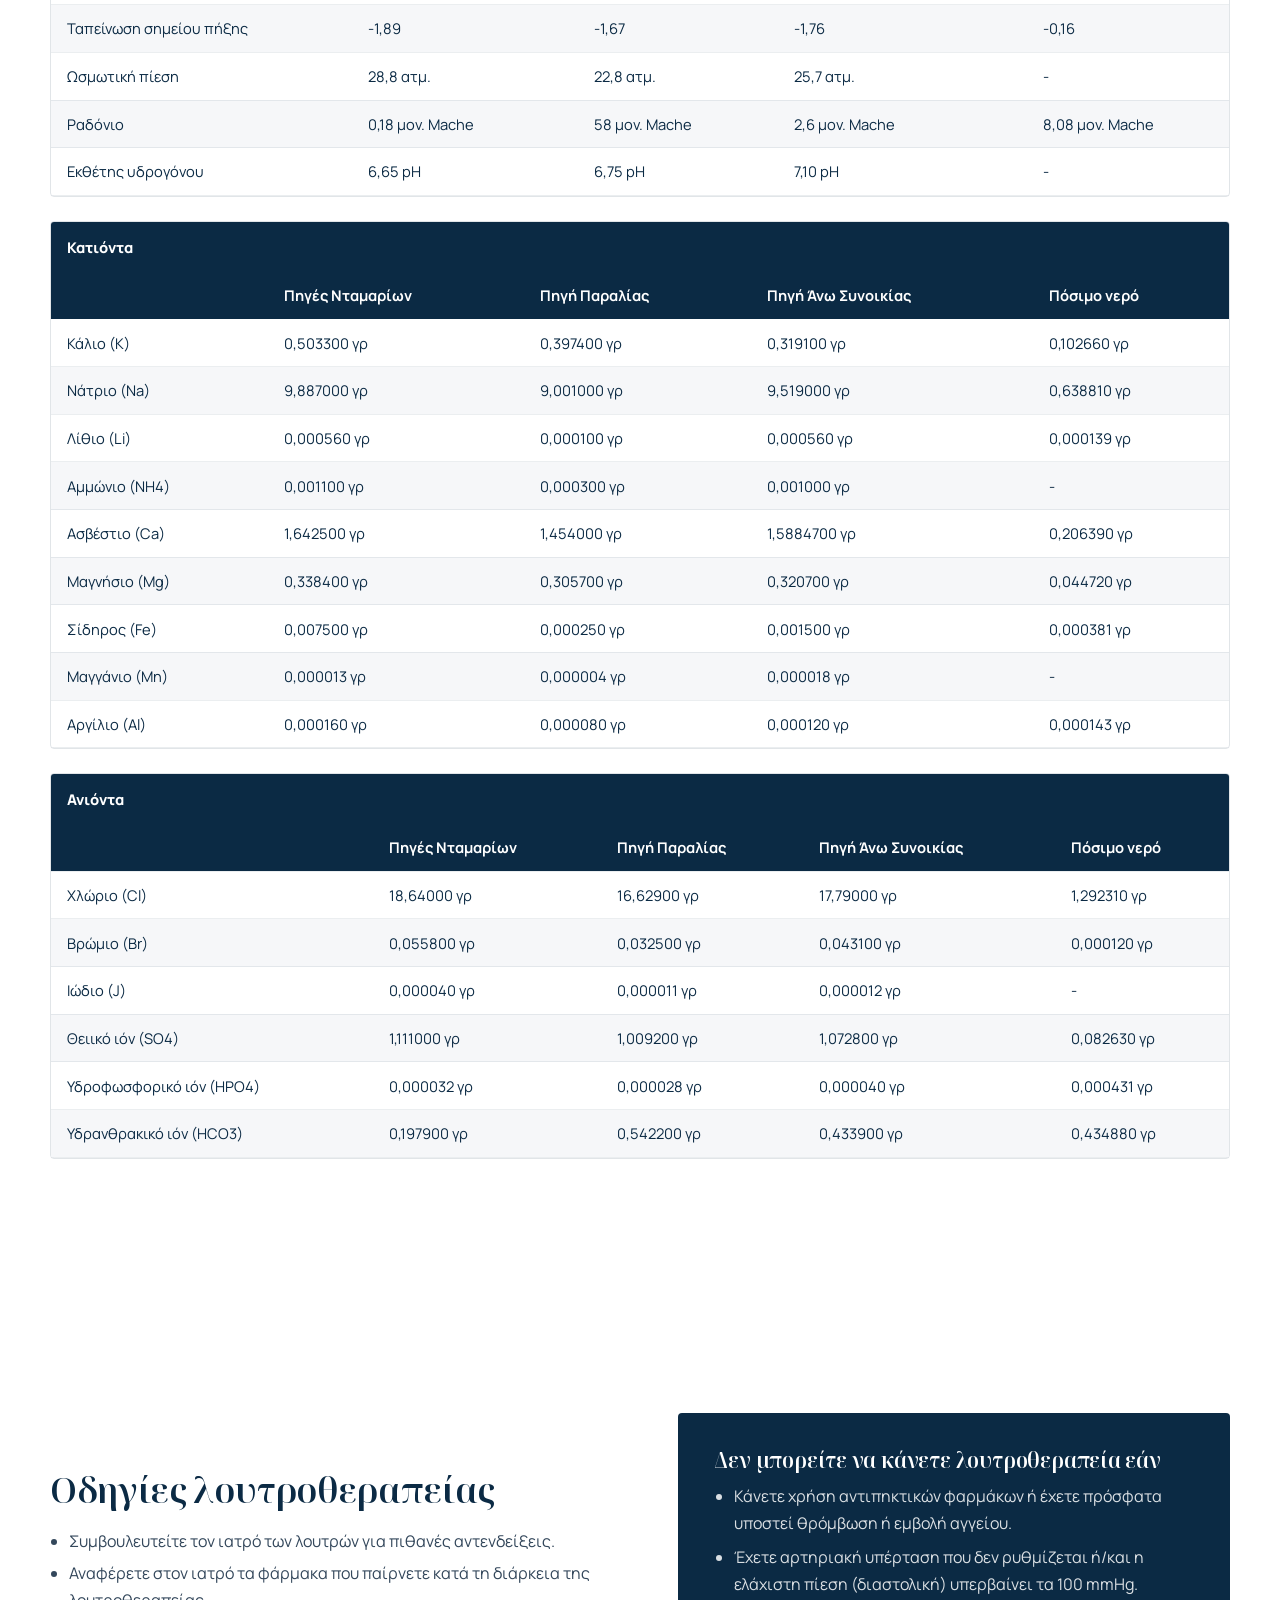
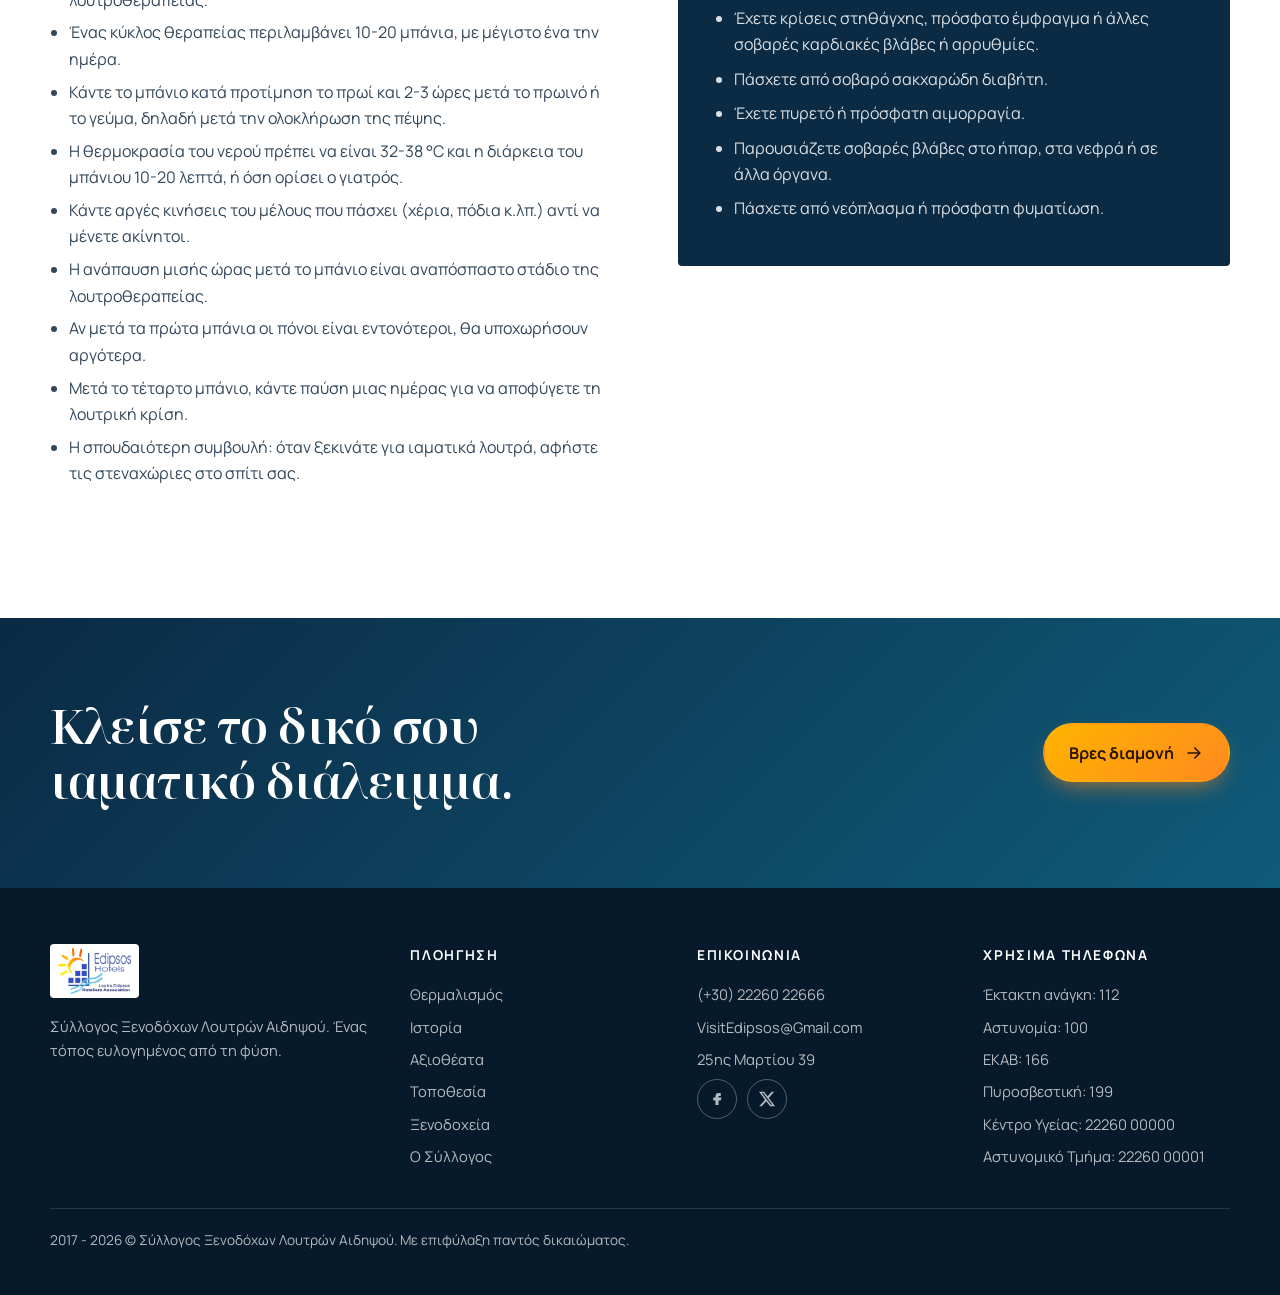
<file: thermalismos.html>
<!DOCTYPE html>
<html lang="el">
<head>
  <meta charset="utf-8">
  <meta name="viewport" content="width=device-width, initial-scale=1">
  <title>Θερμαλισμός και ιαματικά νερά | Λουτρά Αιδηψού</title>
  <meta name="description" content="Πάνω από 80 ιαματικές πηγές στα Λουτρά Αιδηψού: κατηγορίες λουτροθεραπείας, χημική ταυτότητα των νερών και οδηγίες για ένα ασφαλές ιαματικό μπάνιο.">
  <meta name="theme-color" content="#0b2a44">
  <meta property="og:type" content="website">
  <meta property="og:locale" content="el_GR">
  <meta property="og:title" content="Θερμαλισμός | Λουτρά Αιδηψού">
  <meta property="og:image" content="springs-coast.jpg">
  <link rel="icon" href="logo.png">
  <link rel="preconnect" href="https://fonts.googleapis.com">
  <link rel="preconnect" href="https://fonts.gstatic.com" crossorigin>
  <link href="https://fonts.googleapis.com/css2?family=Manrope:wght@400;500;600;700;800&family=Noto+Serif+Display:ital,wght@0,500;0,600;1,500&display=swap" rel="stylesheet">
  <link rel="stylesheet" href="style.css">
</head>
<body>

<svg width="0" height="0" style="position:absolute" aria-hidden="true">
  <defs>
    <symbol id="i-arrow" viewBox="0 0 24 24"><path d="M5 12h14M13 6l6 6-6 6" fill="none" stroke="currentColor" stroke-width="2" stroke-linecap="round" stroke-linejoin="round"/></symbol>
    <symbol id="i-menu" viewBox="0 0 24 24"><path d="M4 7h16M4 12h16M4 17h16" fill="none" stroke="currentColor" stroke-width="2" stroke-linecap="round"/></symbol>
    <symbol id="i-close" viewBox="0 0 24 24"><path d="M6 6l12 12M18 6L6 18" fill="none" stroke="currentColor" stroke-width="2" stroke-linecap="round"/></symbol>
  </defs>
</svg>

<header class="site-header" id="top">
  <div class="container nav">
    <a class="brand" href="index.html" aria-label="Λουτρά Αιδηψού - Αρχική">
      <img src="logo.png" alt="Edipsos Hotels - Σύλλογος Ξενοδόχων Λουτρών Αιδηψού" width="120" height="76">
    </a>
    <nav id="menu" class="menu" aria-label="Κύριο μενού">
      <a href="index.html">Αρχική</a>
      <a href="thermalismos.html" aria-current="page">Θερμαλισμός</a>
      <a href="istoria.html">Ιστορία</a>
      <a href="axiotheata.html">Αξιοθέατα</a>
      <a href="topothesia.html">Τοποθεσία</a>
      <a href="xenodoxeia.html">Ξενοδοχεία</a>
      <a href="syllogos.html">Ο Σύλλογος</a>
      <a href="epikoinonia.html">Επικοινωνία</a>
    </nav>
    <a class="btn btn-sun nav-cta" href="xenodoxeia.html">Βρες διαμονή</a>
    <button class="menu-toggle" id="menuToggle" aria-expanded="false" aria-controls="menu" aria-label="Άνοιγμα μενού">
      <svg class="ico"><use href="#i-menu"/></svg>
    </button>
  </div>
</header>

<main>
<section class="page-hero" style="background-image:url('springs-coast.jpg')">
  <div class="container">
    <p class="crumbs"><a href="index.html">Αρχική</a><span>/</span>Θερμαλισμός</p>
    <h1>Θερμαλισμός: η δύναμη των ιαματικών νερών</h1>
    <p class="lead">Πάνω από 80 ιαματικές πηγές, SPA και υδροθεραπευτήρια, σε ένα τοπίο όπου το βουνό συναντά τη θάλασσα.</p>
  </div>
</section>

<section class="section">
  <div class="container layout">
    <article class="prose">
      <h2 id="general">Γενικές πληροφορίες</h2>
      <p>Στη σημερινή εποχή, με τις νέες τάσεις περί ολιστικής ιατρικής, η παραδοσιακή λουτροθεραπεία έλαβε τη μορφή του Ιαματικού Τουρισμού. Απευθύνεται όχι μόνο σε ασθενείς-τουρίστες αλλά και στους συνοδούς τους, καθώς και σε υγιή άτομα που θέλουν να συνδυάσουν τις διακοπές τους με υπηρεσίες πρόληψης, διατήρησης ή βελτίωσης της υγείας τους, μέσω προγραμμάτων ολικής αναζωογόνησης και χαλάρωσης σε σωματικό, πνευματικό και συναισθηματικό επίπεδο.</p>
      <p>Σε ένα ποικίλο και υγιεινό φυσικό περιβάλλον, αισθητικά ωραίο και ασφαλές, ο επισκέπτης φροντίζει την προσωπική του υγεία, ενώ διοχετεύει τον ελεύθερο χρόνο του σε άλλες υγιεινές συνήθειες και ευχάριστες δραστηριότητες.</p>

      <div class="notice info">Οι πληροφορίες της σελίδας είναι ενημερωτικές και δεν αντικαθιστούν την ιατρική συμβουλή. Πριν από οποιαδήποτε λουτροθεραπεία, συμβουλευτείτε τον ιατρό των λουτρών.</div>

      <h3>Από την αρχαία Ελλάδα στο σήμερα</h3>
      <p>Η χρήση των ιαματικών πηγών και η ευεργετική τους δράση για την ανθρώπινη υγεία ξεκινά ουσιαστικά από την αρχαία Ελλάδα και τους Ομηρικούς χρόνους. Κατά την παράδοση, ο Ηρόδοτος (484-410 π.Χ.) παρατήρησε για πρώτη φορά την ευεργετική επίδραση των νερών στον οργανισμό και περιέγραψε αρκετές ιαματικές πηγές.</p>
      <p>Σύμφωνα με μαρτυρίες του Πλούταρχου και του Παυσανία, τα Ασκληπιεία, που είχαν ιδρυθεί σε 100 περίπου περιοχές με ιαματικές πηγές, αποτελούσαν «ναούς υγείας», όπου συνέρρεαν όσοι επιθυμούσαν να θεραπευτούν ή να ανακουφιστούν, κάνοντας θερμά ή ψυχρά λουτρά με την επίβλεψη ιερέων και γιατρών.</p>
      <p>Η υδροθεραπευτική τέχνη οφείλει την ανάπτυξη και διάδοσή της στον Ιπποκράτη (460-375 π.Χ.), πατέρα της Ιατρικής και της Υδροθεραπείας. Ο σύγχρονος Θερμαλισμός στην Ελλάδα αρχίζει όταν η κυβέρνηση του Καποδίστρια εκδήλωσε ενδιαφέρον για τις Ιαματικές Πηγές, ενώ επί βασιλείας του Όθωνα, το 1830, ιδρύθηκε το πρώτο ελληνικό υδροθεραπευτήριο.</p>

    </article>

    <aside class="aside">
      <div class="aside-box">
        <h3>Σε αυτή τη σελίδα</h3>
        <ul>
          <li><a href="#general">Γενικές πληροφορίες</a></li>
          <li><a href="#categories">Κατηγορίες λουτροθεραπείας</a></li>
          <li><a href="#chemistry">Χημική ταυτότητα</a></li>
          <li><a href="#guide">Οδηγίες λουτροθεραπείας</a></li>
        </ul>
      </div>
    </aside>
  </div>
</section>

<section class="section band-dark">
  <div class="container band-inner">
      <h2 id="categories">Κατηγορίες λουτροθεραπείας</h2>
      <details open>
        <summary>Εσωτερική χρήση</summary>
        <div>
          <p><strong>Ποσιθεραπεία.</strong> Πόση ιαματικών νερών με συγκεκριμένα ποιοτικά χαρακτηριστικά, ενώ σε αρκετά νερά αποδίδεται διουρητική δράση. Ενδείκνυται για παθήσεις ουροποιητικού, νεφρών και πεπτικού συστήματος, ήπατος και χοληδόχου κύστης. Η εφαρμογή έχει συνήθως διάρκεια 3-4 εβδομάδων.</p>
          <p><strong>Εισπνοθεραπεία.</strong> Εισπνοή των αερίων ή των σταγονιδίων των μεταλλικών νερών, με ειδικές συσκευές. Ενδείκνυται για παθήσεις του αναπνευστικού συστήματος, όπως βρογχικό άσθμα και χρόνια βρογχίτιδα.</p>
          <p><strong>Πλύσεις.</strong> Στοματικές, ρινικές, γυναικολογικές.</p>
        </div>
      </details>
      <details open>
        <summary>Εξωτερική χρήση</summary>
        <div>
          <p><strong>Λουτροθεραπεία.</strong> Εμβάπτιση του σώματος σε ατομικό λουτήρα ή πισίνα με ιαματικό νερό. Ένας κύκλος θεραπείας διαρκεί συνήθως 2 εβδομάδες, με ένα λουτρό την ημέρα, μετά από ολοκληρωμένη πέψη και ανάπαυση 30 περίπου λεπτών. Ενδείκνυται για δερματολογικές παθήσεις, χρόνιες ρευματικές παθήσεις και αρθροπάθειες, παθήσεις του νευρικού συστήματος και γυναικολογικές παθήσεις.</p>
          <p><strong>Καταιονήσεις.</strong> Το σώμα δέχεται το θερμομεταλλικό νερό με υψηλή ή χαμηλή πίεση για ορισμένο χρόνο.</p>
          <p><strong>Υδρομαλάξεις.</strong> Εφαρμογή πίεσης στο σώμα ενώ αυτό βρίσκεται μέσα στα ιαματικά νερά. Ενδείκνυνται σε μετατραυματική θεραπεία, κατάγματα και κακώσεις, αρθροπάθειες, οσφυαλγία και σπονδυλαρθρίτιδα.</p>
          <p><strong>Υδροκινησιοθεραπεία.</strong> Συνδυασμός λουτροθεραπείας και κινησιοθεραπείας, ενώ το σώμα βρίσκεται στο νερό.</p>
          <p><strong>Πηλοθεραπεία ή λασποθεραπεία.</strong> Εφαρμογή «ώριμου» πηλού ή λάσπης σε πάσχοντα σημεία, με εμβάπτιση ή επάλειψη, για παθήσεις του μυοσκελετικού συστήματος και δερματικές παθήσεις.</p>
        </div>
      </details>
  </div>
</section>

<section class="section">
  <div class="container prose prose-wide">
      <h2 id="chemistry">Η ταυτότητα των πηγών μας</h2>
      <p>Παραθέτουμε τις ιδιότητες και τα συστατικά των νερών των πιο αντιπροσωπευτικών πηγών, σύμφωνα με στοιχεία της αρμόδιας υπηρεσίας του ΕΟΤ. Οι μετρήσεις αφορούν ποσότητα ενός κιλού.</p>

      <div class="table-wrap">
        <table>
          <caption>Φυσικοχημικές σταθερές</caption>
          <thead><tr><th></th><th>Πηγές Νταμαρίων</th><th>Πηγή Παραλίας</th><th>Πηγή Άνω Συνοικίας</th><th>Πόσιμο νερό</th></tr></thead>
          <tbody>
            <tr><td>Θερμοκρασία</td><td>70,5-71,2 &deg;C</td><td>34,5-40,5 &deg;C</td><td>56,5 &deg;C</td><td>37,8 &deg;C</td></tr>
            <tr><td>Πυκνότητα</td><td>1,02477</td><td>1,02209</td><td>1,02366</td><td>1,00290</td></tr>
            <tr><td>Ηλεκτρική αγωγιμότητα</td><td>0,04459</td><td>0,04031</td><td>0,41188</td><td>0,00619</td></tr>
            <tr><td>Ταπείνωση σημείου πήξης</td><td>-1,89</td><td>-1,67</td><td>-1,76</td><td>-0,16</td></tr>
            <tr><td>Ωσμωτική πίεση</td><td>28,8 ατμ.</td><td>22,8 ατμ.</td><td>25,7 ατμ.</td><td>-</td></tr>
            <tr><td>Ραδόνιο</td><td>0,18 μον. Mache</td><td>58 μον. Mache</td><td>2,6 μον. Mache</td><td>8,08 μον. Mache</td></tr>
            <tr><td>Εκθέτης υδρογόνου</td><td>6,65 pH</td><td>6,75 pH</td><td>7,10 pH</td><td>-</td></tr>
          </tbody>
        </table>
      </div>

      <div class="table-wrap">
        <table>
          <caption>Κατιόντα</caption>
          <thead><tr><th></th><th>Πηγές Νταμαρίων</th><th>Πηγή Παραλίας</th><th>Πηγή Άνω Συνοικίας</th><th>Πόσιμο νερό</th></tr></thead>
          <tbody>
            <tr><td>Κάλιο (K)</td><td>0,503300 γρ</td><td>0,397400 γρ</td><td>0,319100 γρ</td><td>0,102660 γρ</td></tr>
            <tr><td>Νάτριο (Na)</td><td>9,887000 γρ</td><td>9,001000 γρ</td><td>9,519000 γρ</td><td>0,638810 γρ</td></tr>
            <tr><td>Λίθιο (Li)</td><td>0,000560 γρ</td><td>0,000100 γρ</td><td>0,000560 γρ</td><td>0,000139 γρ</td></tr>
            <tr><td>Αμμώνιο (NH4)</td><td>0,001100 γρ</td><td>0,000300 γρ</td><td>0,001000 γρ</td><td>-</td></tr>
            <tr><td>Ασβέστιο (Ca)</td><td>1,642500 γρ</td><td>1,454000 γρ</td><td>1,5884700 γρ</td><td>0,206390 γρ</td></tr>
            <tr><td>Μαγνήσιο (Mg)</td><td>0,338400 γρ</td><td>0,305700 γρ</td><td>0,320700 γρ</td><td>0,044720 γρ</td></tr>
            <tr><td>Σίδηρος (Fe)</td><td>0,007500 γρ</td><td>0,000250 γρ</td><td>0,001500 γρ</td><td>0,000381 γρ</td></tr>
            <tr><td>Μαγγάνιο (Mn)</td><td>0,000013 γρ</td><td>0,000004 γρ</td><td>0,000018 γρ</td><td>-</td></tr>
            <tr><td>Αργίλιο (Al)</td><td>0,000160 γρ</td><td>0,000080 γρ</td><td>0,000120 γρ</td><td>0,000143 γρ</td></tr>
          </tbody>
        </table>
      </div>

      <div class="table-wrap">
        <table>
          <caption>Ανιόντα</caption>
          <thead><tr><th></th><th>Πηγές Νταμαρίων</th><th>Πηγή Παραλίας</th><th>Πηγή Άνω Συνοικίας</th><th>Πόσιμο νερό</th></tr></thead>
          <tbody>
            <tr><td>Χλώριο (Cl)</td><td>18,64000 γρ</td><td>16,62900 γρ</td><td>17,79000 γρ</td><td>1,292310 γρ</td></tr>
            <tr><td>Βρώμιο (Br)</td><td>0,055800 γρ</td><td>0,032500 γρ</td><td>0,043100 γρ</td><td>0,000120 γρ</td></tr>
            <tr><td>Ιώδιο (J)</td><td>0,000040 γρ</td><td>0,000011 γρ</td><td>0,000012 γρ</td><td>-</td></tr>
            <tr><td>Θειικό ιόν (SO4)</td><td>1,111000 γρ</td><td>1,009200 γρ</td><td>1,072800 γρ</td><td>0,082630 γρ</td></tr>
            <tr><td>Υδροφωσφορικό ιόν (HPO4)</td><td>0,000032 γρ</td><td>0,000028 γρ</td><td>0,000040 γρ</td><td>0,000431 γρ</td></tr>
            <tr><td>Υδρανθρακικό ιόν (HCO3)</td><td>0,197900 γρ</td><td>0,542200 γρ</td><td>0,433900 γρ</td><td>0,434880 γρ</td></tr>
          </tbody>
        </table>
      </div>

  </div>
</section>

<section class="section">
  <div class="container split guide-split">
    <div class="prose">
      <h2 id="guide">Οδηγίες λουτροθεραπείας</h2>
      <ul>
        <li>Συμβουλευτείτε τον ιατρό των λουτρών για πιθανές αντενδείξεις.</li>
        <li>Αναφέρετε στον ιατρό τα φάρμακα που παίρνετε κατά τη διάρκεια της λουτροθεραπείας.</li>
        <li>Ένας κύκλος θεραπείας περιλαμβάνει 10-20 μπάνια, με μέγιστο ένα την ημέρα.</li>
        <li>Κάντε το μπάνιο κατά προτίμηση το πρωί και 2-3 ώρες μετά το πρωινό ή το γεύμα, δηλαδή μετά την ολοκλήρωση της πέψης.</li>
        <li>Η θερμοκρασία του νερού πρέπει να είναι 32-38 &deg;C και η διάρκεια του μπάνιου 10-20 λεπτά, ή όση ορίσει ο γιατρός.</li>
        <li>Κάντε αργές κινήσεις του μέλους που πάσχει (χέρια, πόδια κ.λπ.) αντί να μένετε ακίνητοι.</li>
        <li>Η ανάπαυση μισής ώρας μετά το μπάνιο είναι αναπόσπαστο στάδιο της λουτροθεραπείας.</li>
        <li>Αν μετά τα πρώτα μπάνια οι πόνοι είναι εντονότεροι, θα υποχωρήσουν αργότερα.</li>
        <li>Μετά το τέταρτο μπάνιο, κάντε παύση μιας ημέρας για να αποφύγετε τη λουτρική κρίση.</li>
        <li>Η σπουδαιότερη συμβουλή: όταν ξεκινάτε για ιαματικά λουτρά, αφήστε τις στεναχώριες στο σπίτι σας.</li>
      </ul>
    </div>
    <div class="contra">
      <h3>Δεν μπορείτε να κάνετε λουτροθεραπεία εάν</h3>
      <ul>
        <li>Κάνετε χρήση αντιπηκτικών φαρμάκων ή έχετε πρόσφατα υποστεί θρόμβωση ή εμβολή αγγείου.</li>
        <li>Έχετε αρτηριακή υπέρταση που δεν ρυθμίζεται ή/και η ελάχιστη πίεση (διαστολική) υπερβαίνει τα 100 mmHg.</li>
        <li>Έχετε κρίσεις στηθάγχης, πρόσφατο έμφραγμα ή άλλες σοβαρές καρδιακές βλάβες ή αρρυθμίες.</li>
        <li>Πάσχετε από σοβαρό σακχαρώδη διαβήτη.</li>
        <li>Έχετε πυρετό ή πρόσφατη αιμορραγία.</li>
        <li>Παρουσιάζετε σοβαρές βλάβες στο ήπαρ, στα νεφρά ή σε άλλα όργανα.</li>
        <li>Πάσχετε από νεόπλασμα ή πρόσφατη φυματίωση.</li>
      </ul>
    </div>
  </div>
</section>

<section class="cta-band">
  <div class="container cta-inner">
    <h2>Κλείσε το δικό σου ιαματικό διάλειμμα.</h2>
    <a class="btn btn-sun" href="xenodoxeia.html">Βρες διαμονή <svg class="ico"><use href="#i-arrow"/></svg></a>
  </div>
</section>
</main>

<footer class="site-footer">
  <div class="container">
    <div class="foot-grid">
      <div>
        <img src="logo.png" alt="Edipsos Hotels" width="90" height="57">
        <p>Σύλλογος Ξενοδόχων Λουτρών Αιδηψού. Ένας τόπος ευλογημένος από τη φύση.</p>
      </div>
      <div>
        <h4>Πλοήγηση</h4>
        <ul>
          <li><a href="thermalismos.html">Θερμαλισμός</a></li>
          <li><a href="istoria.html">Ιστορία</a></li>
          <li><a href="axiotheata.html">Αξιοθέατα</a></li>
          <li><a href="topothesia.html">Τοποθεσία</a></li>
          <li><a href="xenodoxeia.html">Ξενοδοχεία</a></li>
          <li><a href="syllogos.html">Ο Σύλλογος</a></li>
        </ul>
      </div>
      <div>
        <h4>Επικοινωνία</h4>
        <ul>
          <li><a href="tel:+302226022666">(+30) 22260 22666</a></li>
          <li><a href="mailto:VisitEdipsos@Gmail.com">VisitEdipsos@Gmail.com</a></li>
          <li><a href="https://www.google.com/maps/search/?api=1&query=25%CE%B7%CF%82+%CE%9C%CE%B1%CF%81%CF%84%CE%AF%CE%BF%CF%85+39%2C+%CE%9B%CE%BF%CF%85%CF%84%CF%81%CE%AC+%CE%91%CE%B9%CE%B4%CE%B7%CF%88%CE%BF%CF%8D" target="_blank" rel="noopener">25ης Μαρτίου 39</a></li>
          <li class="foot-social"><a href="https://www.facebook.com/visitedipsos.gr/" target="_blank" rel="noopener" aria-label="Facebook"><svg viewBox="0 0 24 24" aria-hidden="true"><path d="M14 8h3V4h-3a4 4 0 0 0-4 4v2H7v4h3v6h4v-6h3l1-4h-4V8z"/></svg></a><a href="https://twitter.com/VisitEdipsos" target="_blank" rel="noopener" aria-label="X (Twitter)"><svg viewBox="0 0 24 24" aria-hidden="true"><path d="M18.244 2.25h3.308l-7.227 8.26 8.502 11.24H16.17l-5.214-6.817L4.99 21.75H1.68l7.73-8.835L1.254 2.25H8.08l4.713 6.231zm-1.161 17.52h1.833L7.084 4.126H5.117z"/></svg></a></li>
        </ul>
      </div>
      <div>
        <h4>Χρήσιμα τηλέφωνα</h4>
        <ul>
          <li><a href="tel:112">Έκτακτη ανάγκη: 112</a></li>
          <li><a href="tel:100">Αστυνομία: 100</a></li>
          <li><a href="tel:166">ΕΚΑΒ: 166</a></li>
          <li><a href="tel:199">Πυροσβεστική: 199</a></li>
          <li><a href="tel:+302226000000">Κέντρο Υγείας: 22260 00000</a></li>
          <li><a href="tel:+302226000001">Αστυνομικό Τμήμα: 22260 00001</a></li>
        </ul>
      </div>
    </div>
    <p class="foot-bottom">2017 - <span id="year"></span> &copy; Σύλλογος Ξενοδόχων Λουτρών Αιδηψού. Με επιφύλαξη παντός δικαιώματος.</p>
  </div>
</footer>

<script src="main.js"></script>
</body>
</html>
</file>
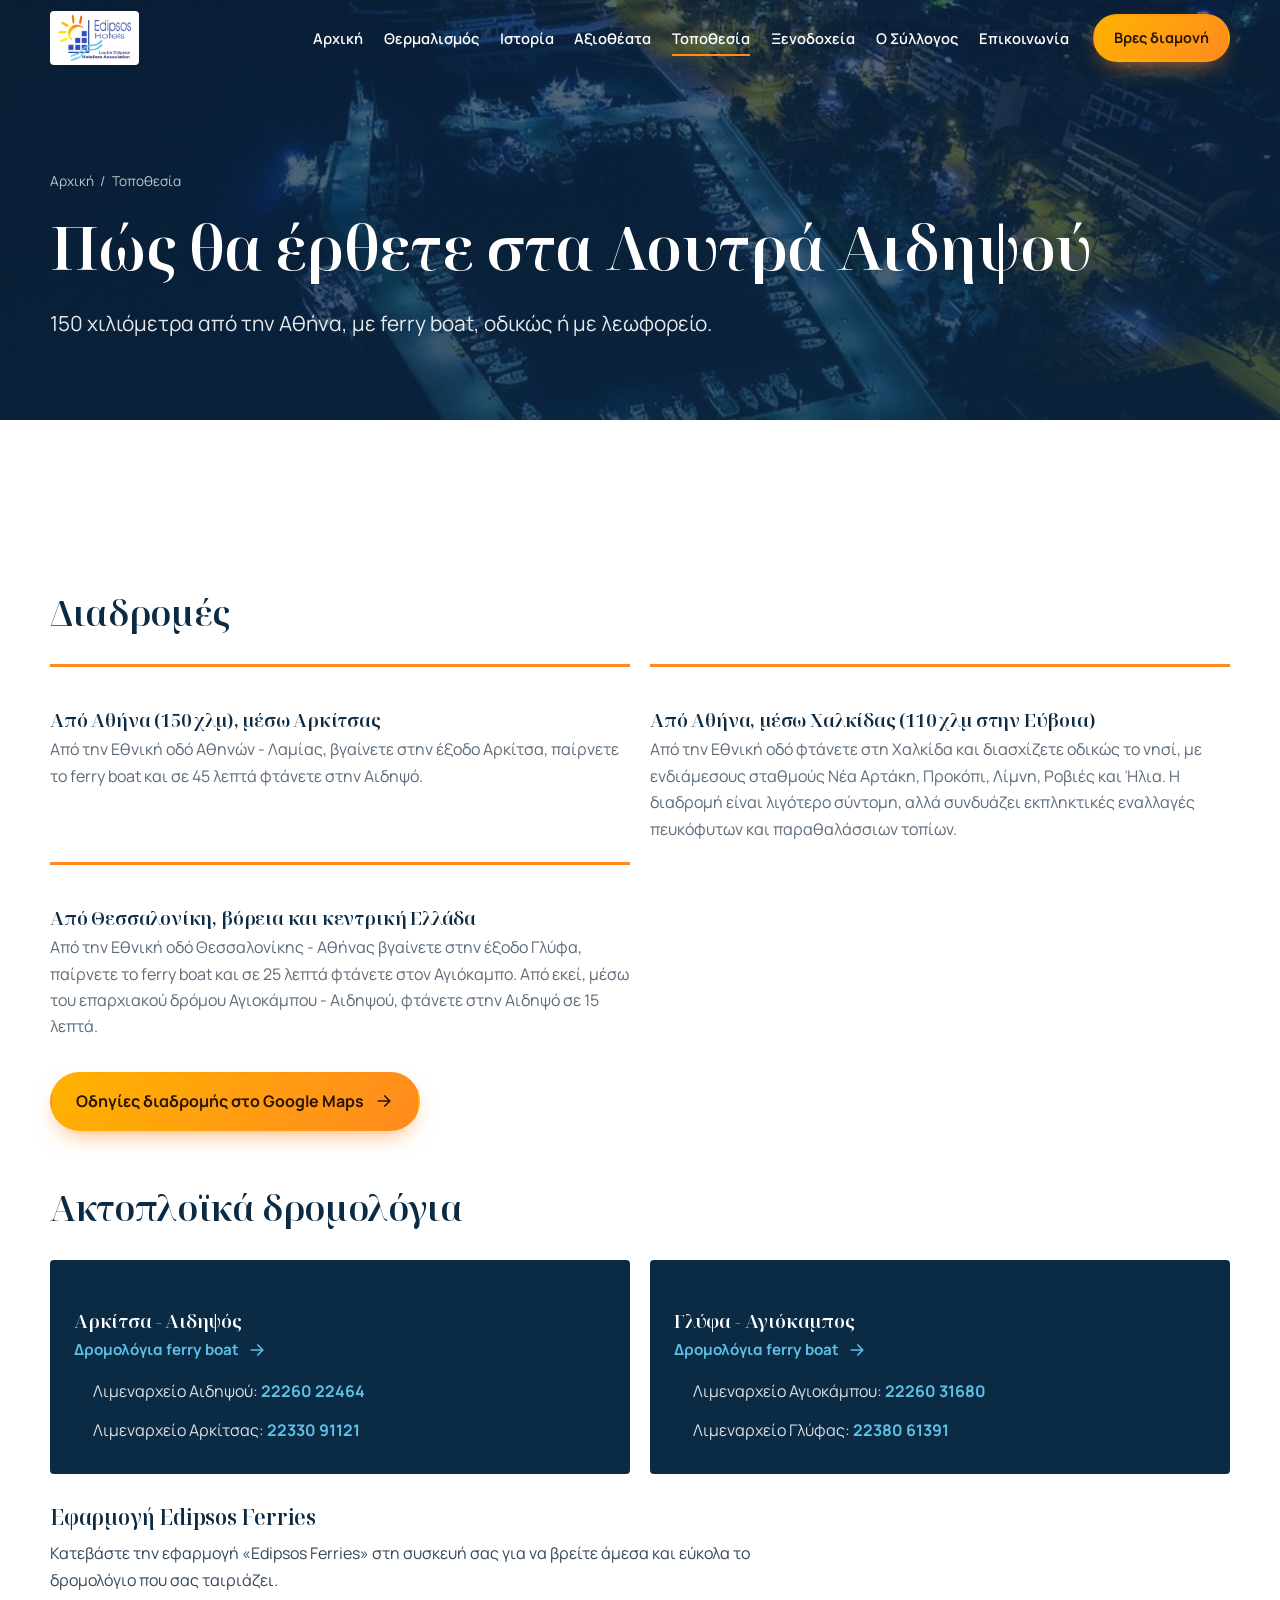
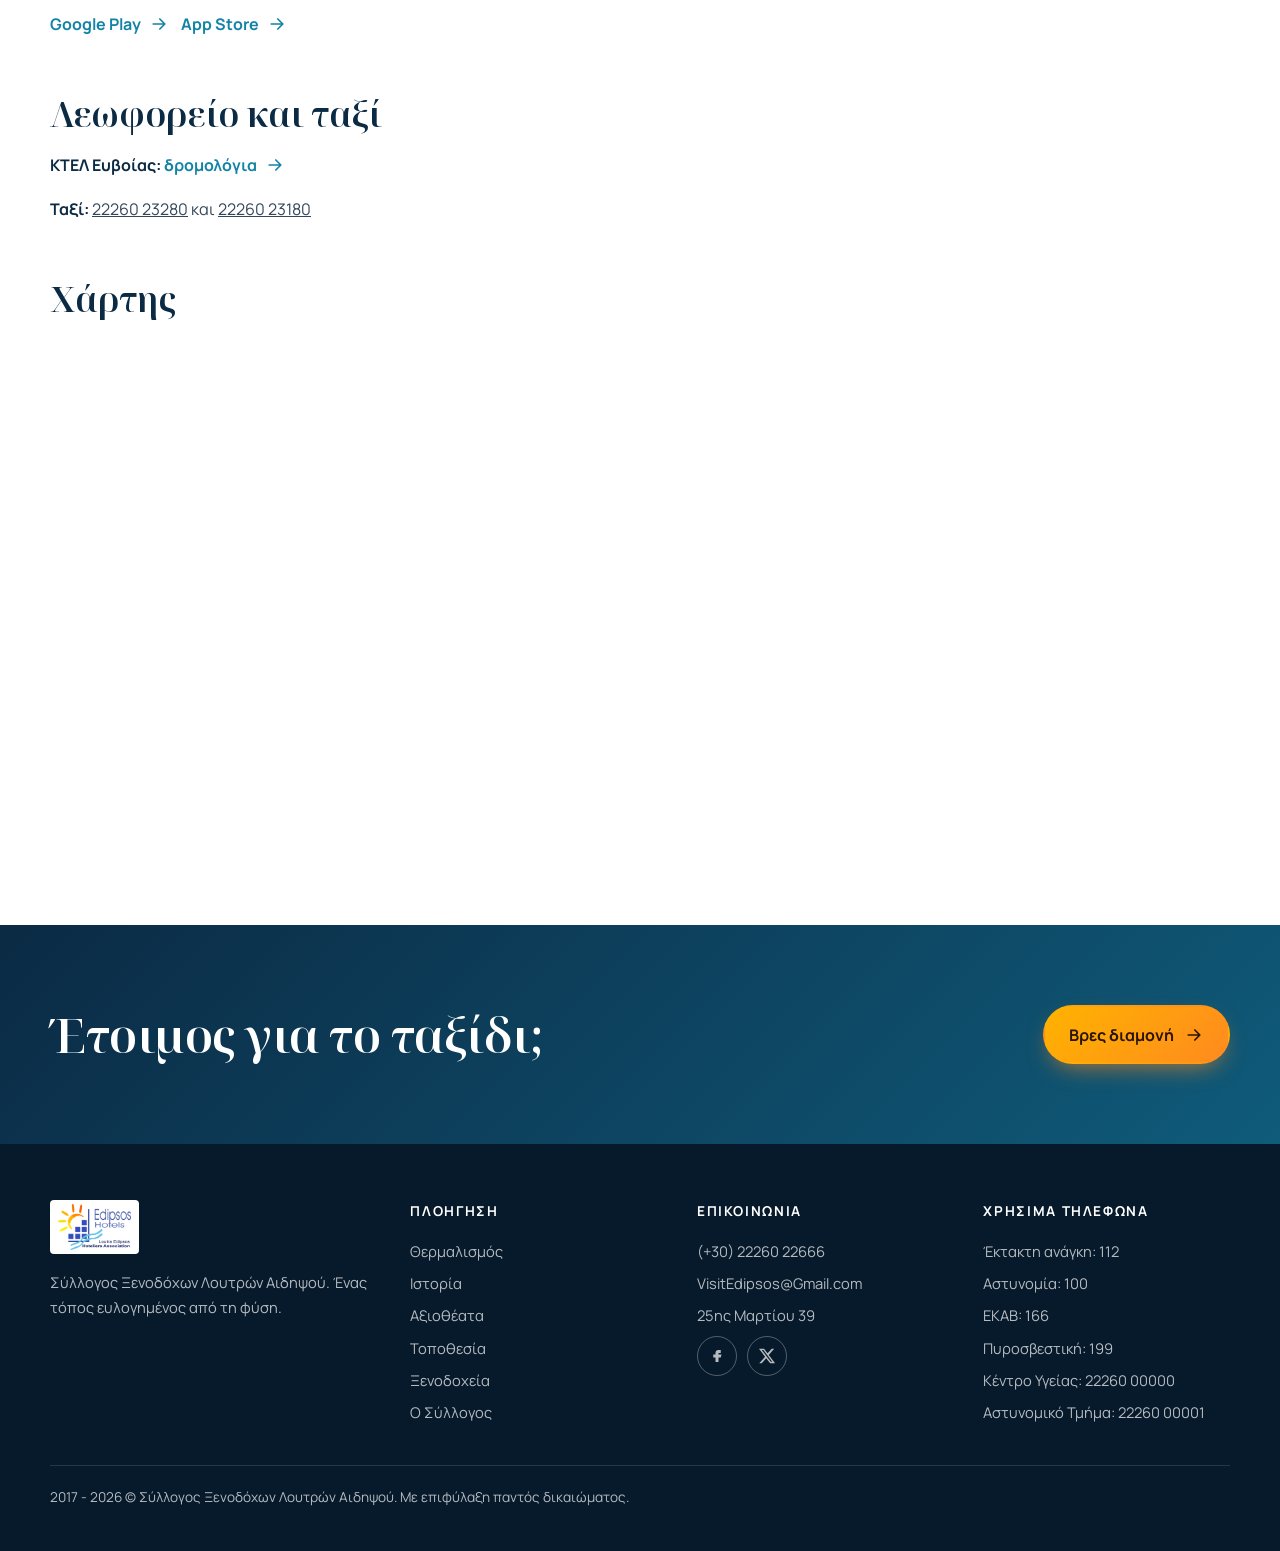
<file: topothesia.html>
<!DOCTYPE html>
<html lang="el">
<head>
  <meta charset="utf-8">
  <meta name="viewport" content="width=device-width, initial-scale=1">
  <title>Τοποθεσία και πώς θα έρθετε | Λουτρά Αιδηψού</title>
  <meta name="description" content="Πώς να φτάσετε στα Λουτρά Αιδηψού από Αθήνα και Θεσσαλονίκη: διαδρομές, ferry boat Αρκίτσα - Αιδηψός και Γλύφα - Αγιόκαμπος, ΚΤΕΛ, ταξί και χάρτης.">
  <meta name="theme-color" content="#0b2a44">
  <meta property="og:type" content="website">
  <meta property="og:locale" content="el_GR">
  <meta property="og:title" content="Τοποθεσία | Λουτρά Αιδηψού">
  <meta property="og:image" content="harbor-night.jpg">
  <link rel="icon" href="logo.png">
  <link rel="preconnect" href="https://fonts.googleapis.com">
  <link rel="preconnect" href="https://fonts.gstatic.com" crossorigin>
  <link href="https://fonts.googleapis.com/css2?family=Manrope:wght@400;500;600;700;800&family=Noto+Serif+Display:ital,wght@0,500;0,600;1,500&display=swap" rel="stylesheet">
  <link rel="stylesheet" href="style.css">
</head>
<body>

<svg width="0" height="0" style="position:absolute" aria-hidden="true">
  <defs>
    <symbol id="i-arrow" viewBox="0 0 24 24"><path d="M5 12h14M13 6l6 6-6 6" fill="none" stroke="currentColor" stroke-width="2" stroke-linecap="round" stroke-linejoin="round"/></symbol>
    <symbol id="i-menu" viewBox="0 0 24 24"><path d="M4 7h16M4 12h16M4 17h16" fill="none" stroke="currentColor" stroke-width="2" stroke-linecap="round"/></symbol>
    <symbol id="i-close" viewBox="0 0 24 24"><path d="M6 6l12 12M18 6L6 18" fill="none" stroke="currentColor" stroke-width="2" stroke-linecap="round"/></symbol>
  </defs>
</svg>

<header class="site-header" id="top">
  <div class="container nav">
    <a class="brand" href="index.html" aria-label="Λουτρά Αιδηψού - Αρχική">
      <img src="logo.png" alt="Edipsos Hotels - Σύλλογος Ξενοδόχων Λουτρών Αιδηψού" width="120" height="76">
    </a>
    <nav id="menu" class="menu" aria-label="Κύριο μενού">
      <a href="index.html">Αρχική</a>
      <a href="thermalismos.html">Θερμαλισμός</a>
      <a href="istoria.html">Ιστορία</a>
      <a href="axiotheata.html">Αξιοθέατα</a>
      <a href="topothesia.html" aria-current="page">Τοποθεσία</a>
      <a href="xenodoxeia.html">Ξενοδοχεία</a>
      <a href="syllogos.html">Ο Σύλλογος</a>
      <a href="epikoinonia.html">Επικοινωνία</a>
    </nav>
    <a class="btn btn-sun nav-cta" href="xenodoxeia.html">Βρες διαμονή</a>
    <button class="menu-toggle" id="menuToggle" aria-expanded="false" aria-controls="menu" aria-label="Άνοιγμα μενού">
      <svg class="ico"><use href="#i-menu"/></svg>
    </button>
  </div>
</header>

<main>
<section class="page-hero" style="background-image:url('harbor-night.jpg')">
  <div class="container">
    <p class="crumbs"><a href="index.html">Αρχική</a><span>/</span>Τοποθεσία</p>
    <h1>Πώς θα έρθετε στα Λουτρά Αιδηψού</h1>
    <p class="lead">150 χιλιόμετρα από την Αθήνα, με ferry boat, οδικώς ή με λεωφορείο.</p>
  </div>
</section>

<section class="section">
  <div class="container">
    <article class="prose prose-wide">
      <h2 id="routes">Διαδρομές</h2>
      <div class="steps">
        <div class="step">
          <h3>Από Αθήνα (150 χλμ), μέσω Αρκίτσας</h3>
          <p>Από την Εθνική οδό Αθηνών - Λαμίας, βγαίνετε στην έξοδο Αρκίτσα, παίρνετε το ferry boat και σε 45 λεπτά φτάνετε στην Αιδηψό.</p>
        </div>
        <div class="step">
          <h3>Από Αθήνα, μέσω Χαλκίδας (110 χλμ στην Εύβοια)</h3>
          <p>Από την Εθνική οδό φτάνετε στη Χαλκίδα και διασχίζετε οδικώς το νησί, με ενδιάμεσους σταθμούς Νέα Αρτάκη, Προκόπι, Λίμνη, Ροβιές και Ήλια. Η διαδρομή είναι λιγότερο σύντομη, αλλά συνδυάζει εκπληκτικές εναλλαγές πευκόφυτων και παραθαλάσσιων τοπίων.</p>
        </div>
        <div class="step">
          <h3>Από Θεσσαλονίκη, βόρεια και κεντρική Ελλάδα</h3>
          <p>Από την Εθνική οδό Θεσσαλονίκης - Αθήνας βγαίνετε στην έξοδο Γλύφα, παίρνετε το ferry boat και σε 25 λεπτά φτάνετε στον Αγιόκαμπο. Από εκεί, μέσω του επαρχιακού δρόμου Αγιοκάμπου - Αιδηψού, φτάνετε στην Αιδηψό σε 15 λεπτά.</p>
        </div>
      </div>

      <p><a class="btn btn-sun" href="https://www.google.com/maps/dir/?api=1&destination=%CE%9B%CE%BF%CF%85%CF%84%CF%81%CE%AC+%CE%91%CE%B9%CE%B4%CE%B7%CF%88%CE%BF%CF%8D" target="_blank" rel="noopener">Οδηγίες διαδρομής στο Google Maps <svg class="ico"><use href="#i-arrow"/></svg></a></p>

      <h2 id="ferries">Ακτοπλοϊκά δρομολόγια</h2>
      <div class="feature-grid two">
        <div class="feature">
          <h3>Αρκίτσα - Αιδηψός</h3>
          <p><a class="link-arrow" href="https://www.ferriesedipsos.gr/" target="_blank" rel="noopener">Δρομολόγια ferry boat <svg class="ico"><use href="#i-arrow"/></svg></a></p>
          <ul class="phones">
            <li>Λιμεναρχείο Αιδηψού: <a href="tel:+302226022464">22260 22464</a></li>
            <li>Λιμεναρχείο Αρκίτσας: <a href="tel:+302233091121">22330 91121</a></li>
          </ul>
        </div>
        <div class="feature">
          <h3>Γλύφα - Αγιόκαμπος</h3>
          <p><a class="link-arrow" href="https://www.ferriesglyfa.gr/" target="_blank" rel="noopener">Δρομολόγια ferry boat <svg class="ico"><use href="#i-arrow"/></svg></a></p>
          <ul class="phones">
            <li>Λιμεναρχείο Αγιοκάμπου: <a href="tel:+302226031680">22260 31680</a></li>
            <li>Λιμεναρχείο Γλύφας: <a href="tel:+302238061391">22380 61391</a></li>
          </ul>
        </div>
      </div>

      <h3>Εφαρμογή Edipsos Ferries</h3>
      <p>Κατεβάστε την εφαρμογή «Edipsos Ferries» στη συσκευή σας για να βρείτε άμεσα και εύκολα το δρομολόγιο που σας ταιριάζει.</p>
      <p>
        <a class="link-arrow" href="https://play.google.com/store/apps/details?id=com.yoursite.edipsosferries" target="_blank" rel="noopener">Google Play <svg class="ico"><use href="#i-arrow"/></svg></a>
        &nbsp;&nbsp;
        <a class="link-arrow" href="https://itunes.apple.com/us/app/edipsos-ferries/id419337617" target="_blank" rel="noopener">App Store <svg class="ico"><use href="#i-arrow"/></svg></a>
      </p>

      <h2 id="bus">Λεωφορείο και ταξί</h2>
      <p><strong>ΚΤΕΛ Ευβοίας:</strong> <a class="link-arrow" href="https://www.ktelevias.gr/" target="_blank" rel="noopener">δρομολόγια <svg class="ico"><use href="#i-arrow"/></svg></a></p>
      <p><strong>Ταξί:</strong> <a href="tel:+302226023280">22260 23280</a> και <a href="tel:+302226023180">22260 23180</a></p>

      <h2 id="map">Χάρτης</h2>
      <div class="figure">
        <iframe title="Χάρτης των Λουτρών Αιδηψού" src="https://www.google.com/maps/embed?pb=!1m18!1m12!1m3!1d12427.066086872772!2d23.03733748497413!3d38.860701131810224!2m3!1f0!2f0!3f0!3m2!1i1024!2i768!4f13.1!3m3!1m2!1s0x14a0ca2c713fad9f%3A0x567121b8a061f1d2!2zzpvOv8-Fz4TPgc6sIM6RzrnOtM63z4jOv8-NIDM0MyAwMA!5e0!3m2!1sel!2sgr!4v1494312722791" width="100%" height="420" style="border:0;border-radius:4px" loading="lazy" referrerpolicy="no-referrer-when-downgrade" allowfullscreen></iframe>
      </div>
    </article>
  </div>
</section>

<section class="cta-band">
  <div class="container cta-inner">
    <h2>Έτοιμος για το ταξίδι;</h2>
    <a class="btn btn-sun" href="xenodoxeia.html">Βρες διαμονή <svg class="ico"><use href="#i-arrow"/></svg></a>
  </div>
</section>
</main>

<footer class="site-footer">
  <div class="container">
    <div class="foot-grid">
      <div>
        <img src="logo.png" alt="Edipsos Hotels" width="90" height="57">
        <p>Σύλλογος Ξενοδόχων Λουτρών Αιδηψού. Ένας τόπος ευλογημένος από τη φύση.</p>
      </div>
      <div>
        <h4>Πλοήγηση</h4>
        <ul>
          <li><a href="thermalismos.html">Θερμαλισμός</a></li>
          <li><a href="istoria.html">Ιστορία</a></li>
          <li><a href="axiotheata.html">Αξιοθέατα</a></li>
          <li><a href="topothesia.html">Τοποθεσία</a></li>
          <li><a href="xenodoxeia.html">Ξενοδοχεία</a></li>
          <li><a href="syllogos.html">Ο Σύλλογος</a></li>
        </ul>
      </div>
      <div>
        <h4>Επικοινωνία</h4>
        <ul>
          <li><a href="tel:+302226022666">(+30) 22260 22666</a></li>
          <li><a href="mailto:VisitEdipsos@Gmail.com">VisitEdipsos@Gmail.com</a></li>
          <li><a href="https://www.google.com/maps/search/?api=1&query=25%CE%B7%CF%82+%CE%9C%CE%B1%CF%81%CF%84%CE%AF%CE%BF%CF%85+39%2C+%CE%9B%CE%BF%CF%85%CF%84%CF%81%CE%AC+%CE%91%CE%B9%CE%B4%CE%B7%CF%88%CE%BF%CF%8D" target="_blank" rel="noopener">25ης Μαρτίου 39</a></li>
          <li class="foot-social"><a href="https://www.facebook.com/visitedipsos.gr/" target="_blank" rel="noopener" aria-label="Facebook"><svg viewBox="0 0 24 24" aria-hidden="true"><path d="M14 8h3V4h-3a4 4 0 0 0-4 4v2H7v4h3v6h4v-6h3l1-4h-4V8z"/></svg></a><a href="https://twitter.com/VisitEdipsos" target="_blank" rel="noopener" aria-label="X (Twitter)"><svg viewBox="0 0 24 24" aria-hidden="true"><path d="M18.244 2.25h3.308l-7.227 8.26 8.502 11.24H16.17l-5.214-6.817L4.99 21.75H1.68l7.73-8.835L1.254 2.25H8.08l4.713 6.231zm-1.161 17.52h1.833L7.084 4.126H5.117z"/></svg></a></li>
        </ul>
      </div>
      <div>
        <h4>Χρήσιμα τηλέφωνα</h4>
        <ul>
          <li><a href="tel:112">Έκτακτη ανάγκη: 112</a></li>
          <li><a href="tel:100">Αστυνομία: 100</a></li>
          <li><a href="tel:166">ΕΚΑΒ: 166</a></li>
          <li><a href="tel:199">Πυροσβεστική: 199</a></li>
          <li><a href="tel:+302226000000">Κέντρο Υγείας: 22260 00000</a></li>
          <li><a href="tel:+302226000001">Αστυνομικό Τμήμα: 22260 00001</a></li>
        </ul>
      </div>
    </div>
    <p class="foot-bottom">2017 - <span id="year"></span> &copy; Σύλλογος Ξενοδόχων Λουτρών Αιδηψού. Με επιφύλαξη παντός δικαιώματος.</p>
  </div>
</footer>

<script src="main.js"></script>
</body>
</html>
</file>
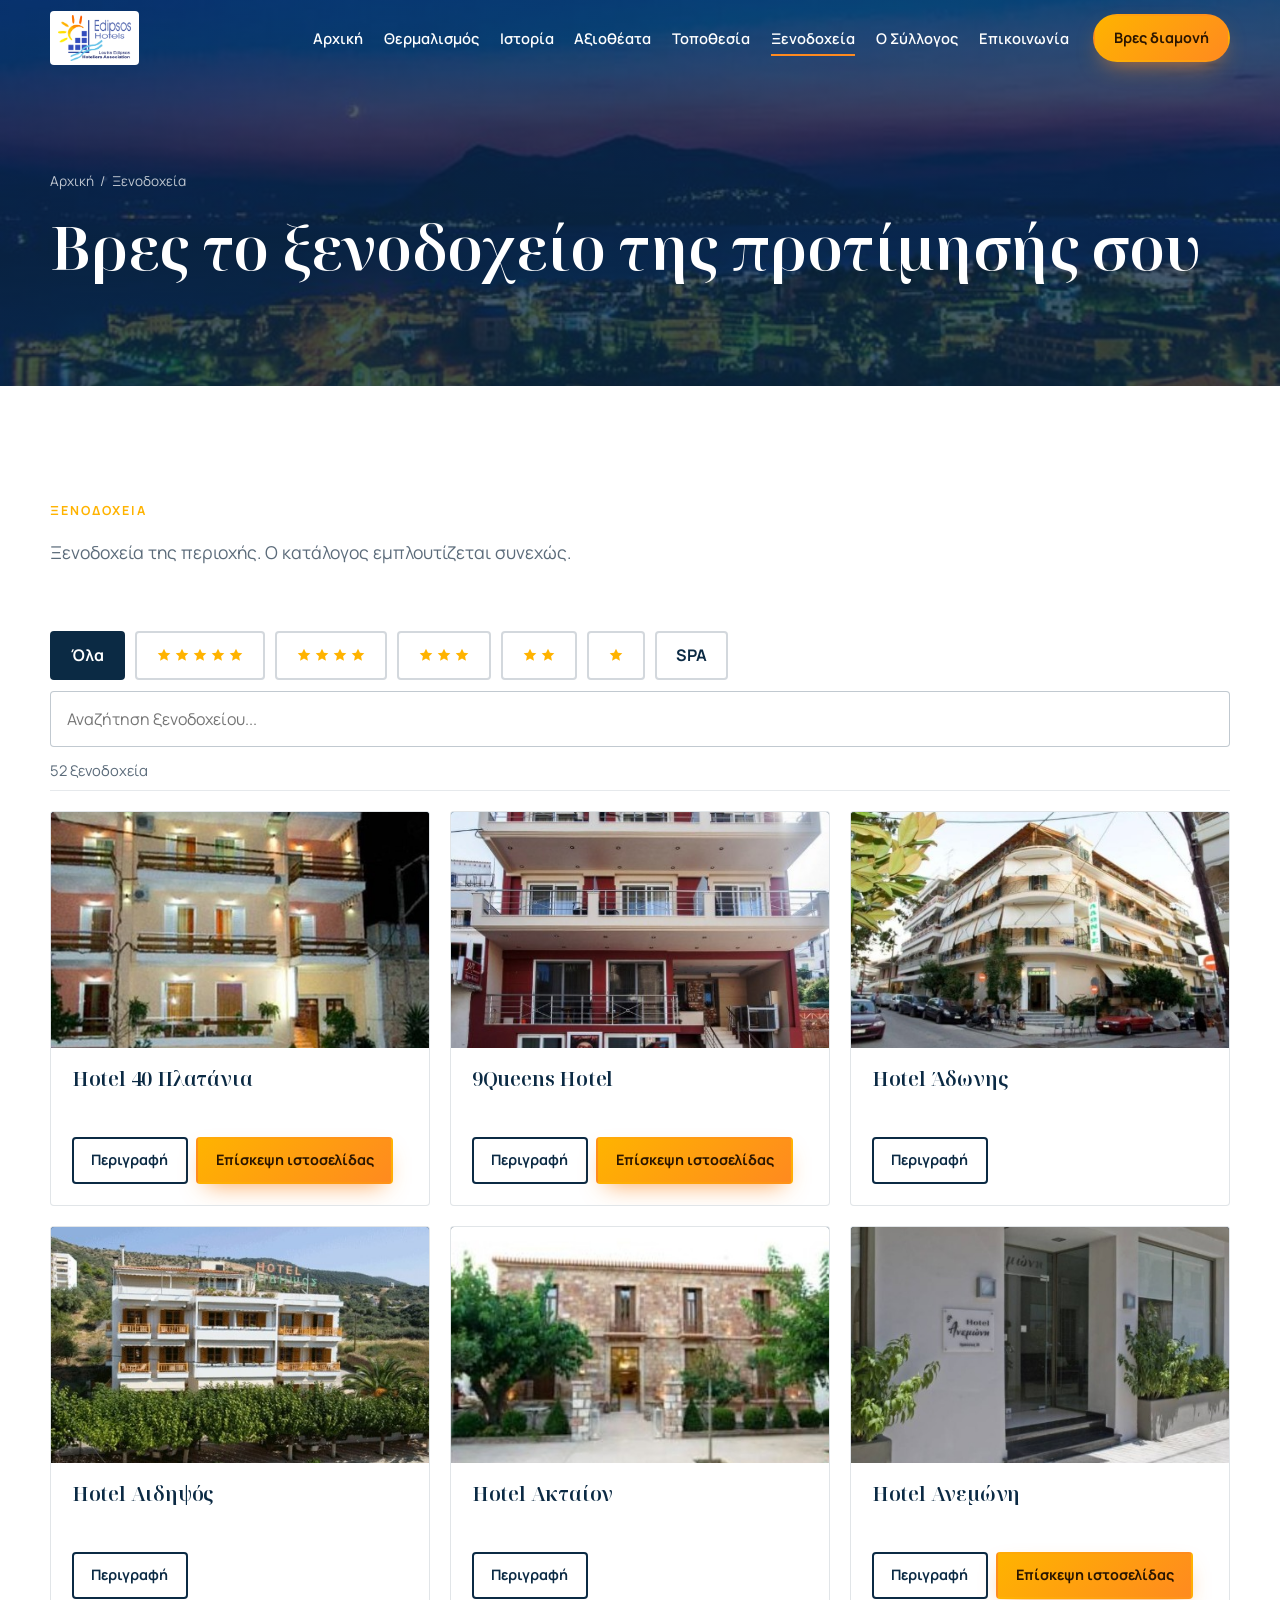
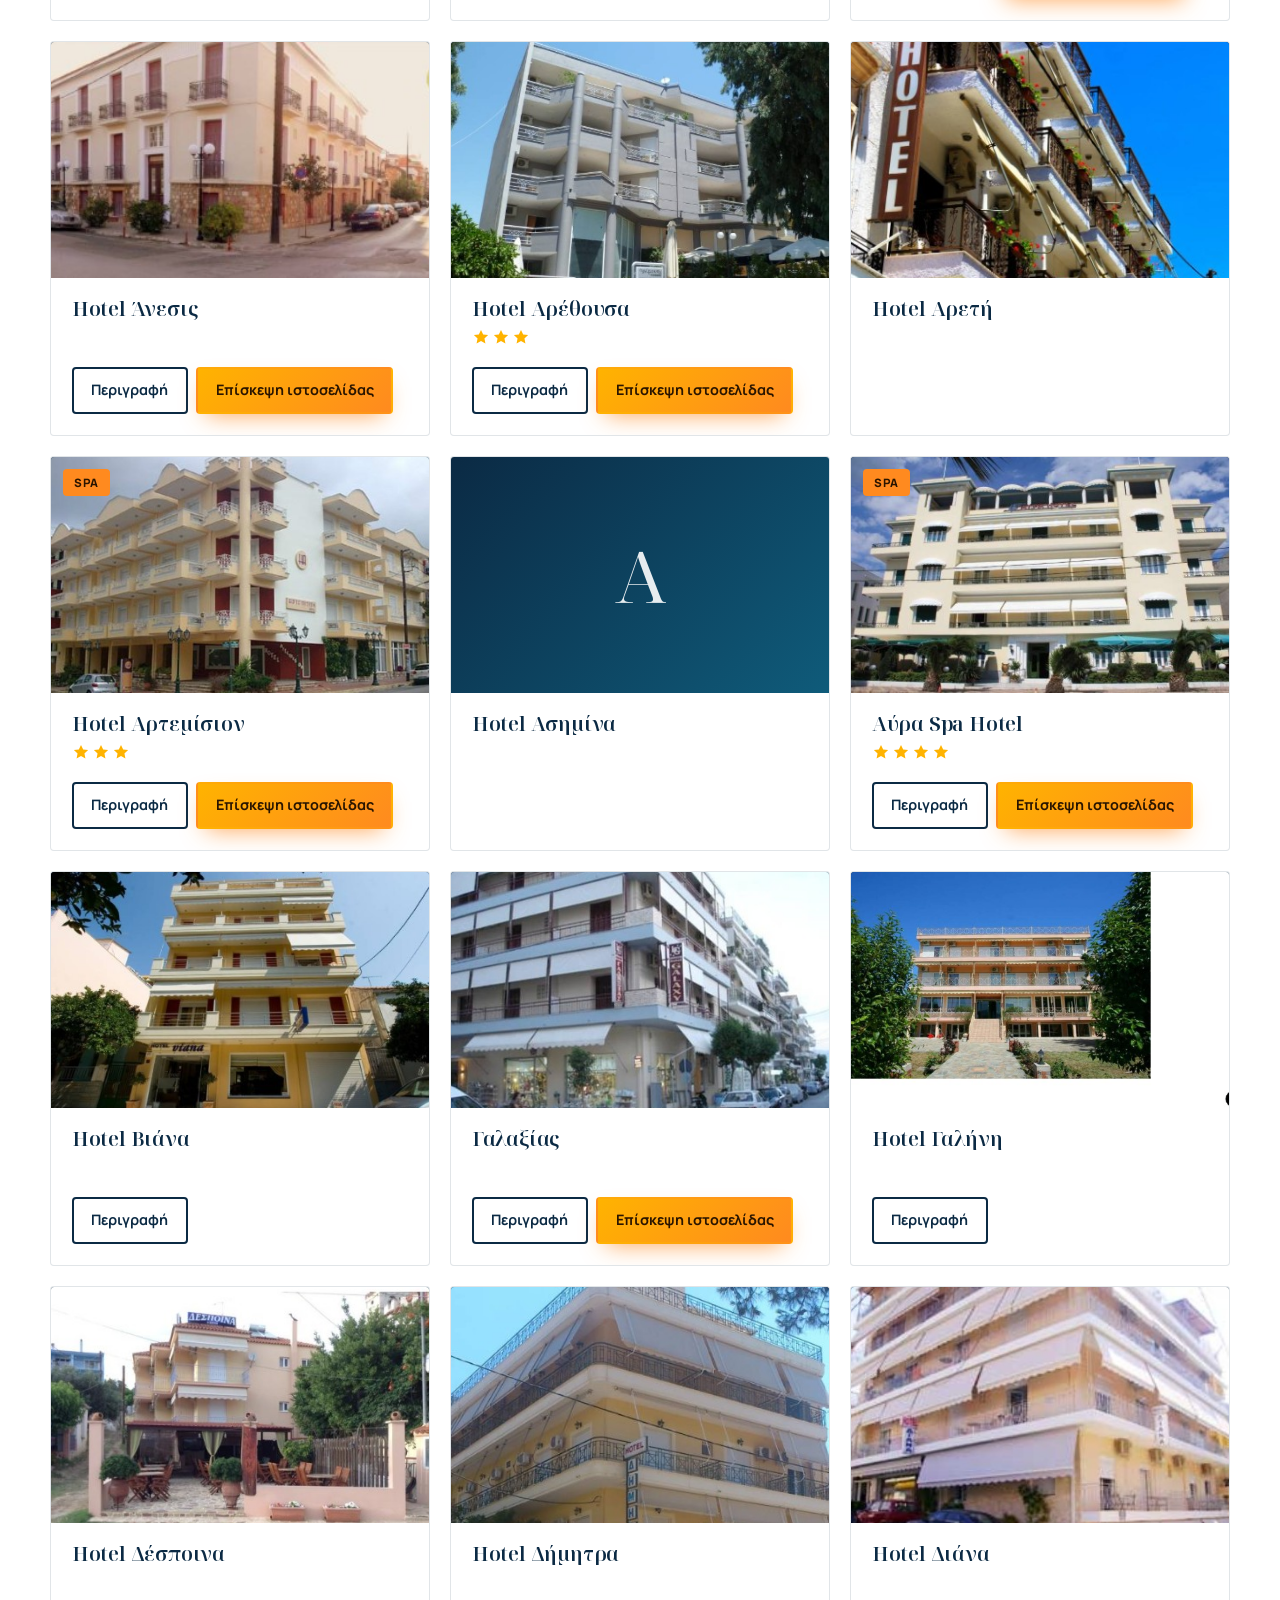
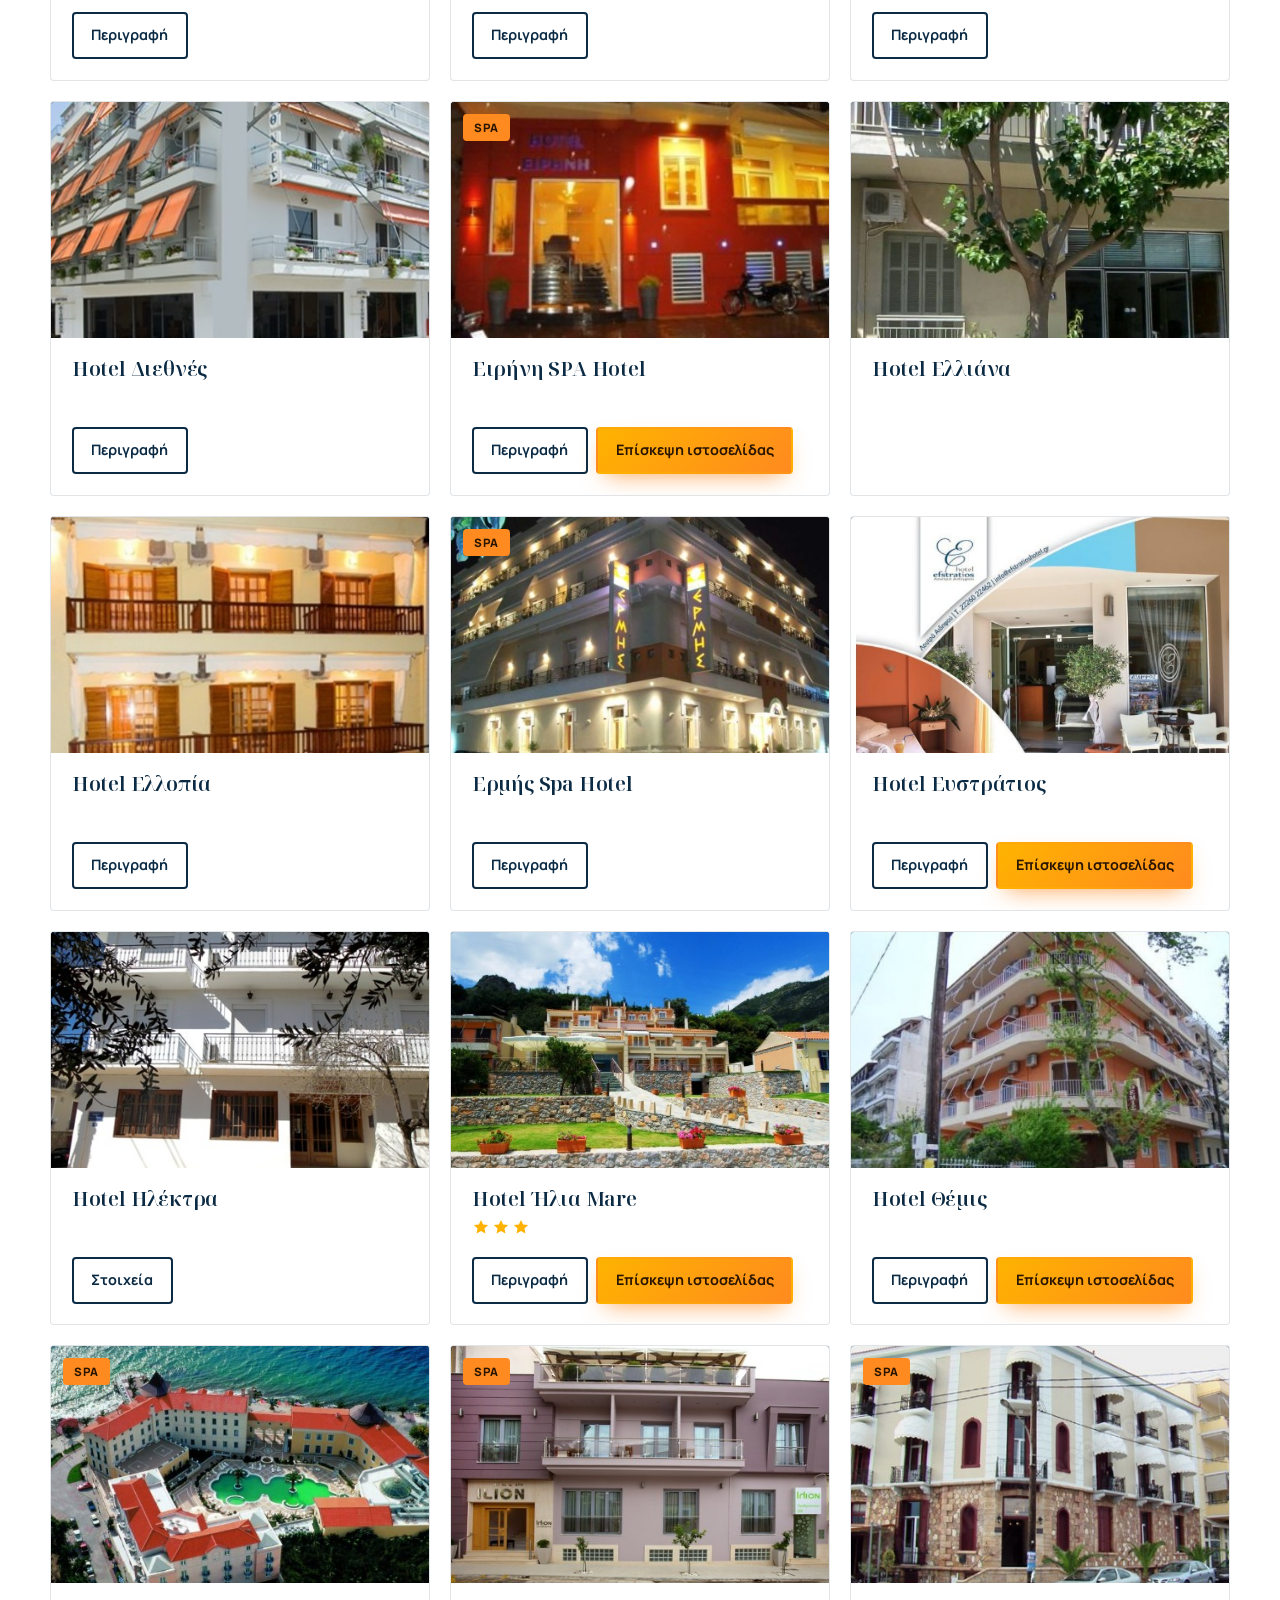
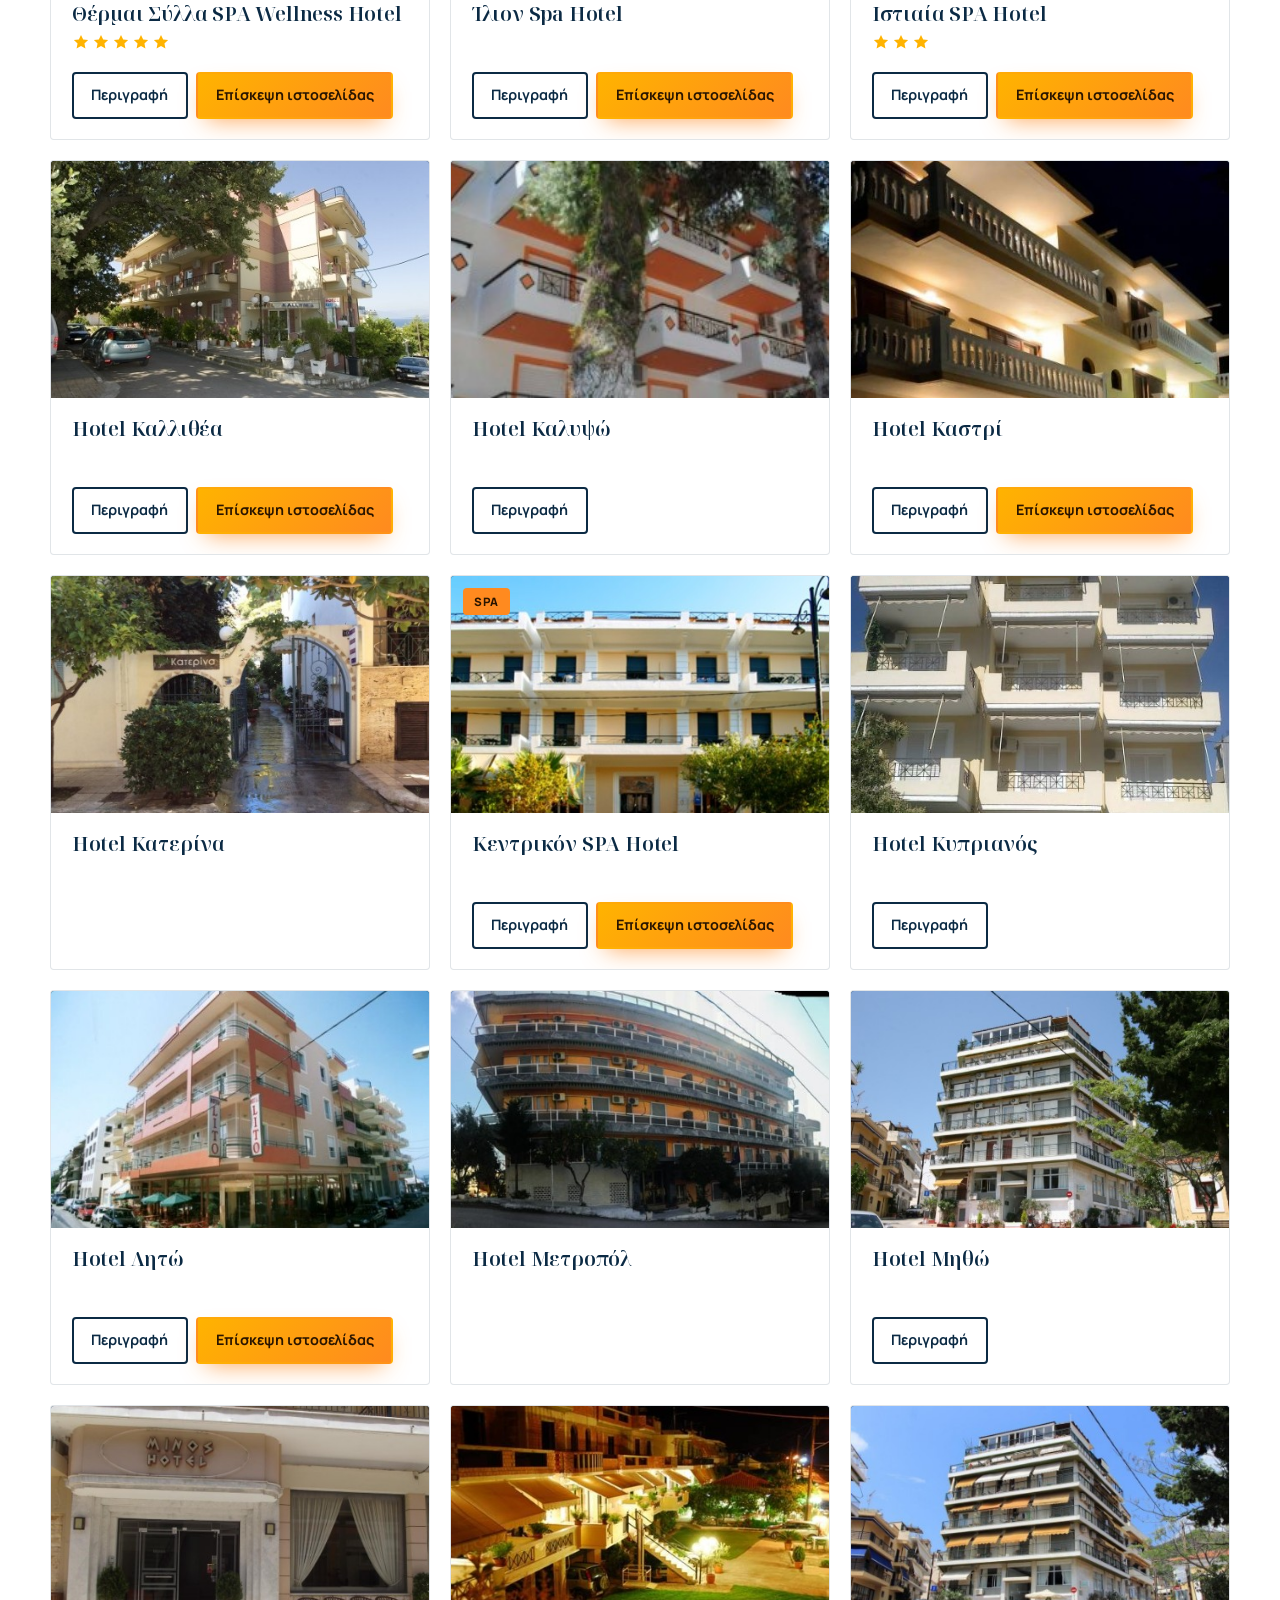
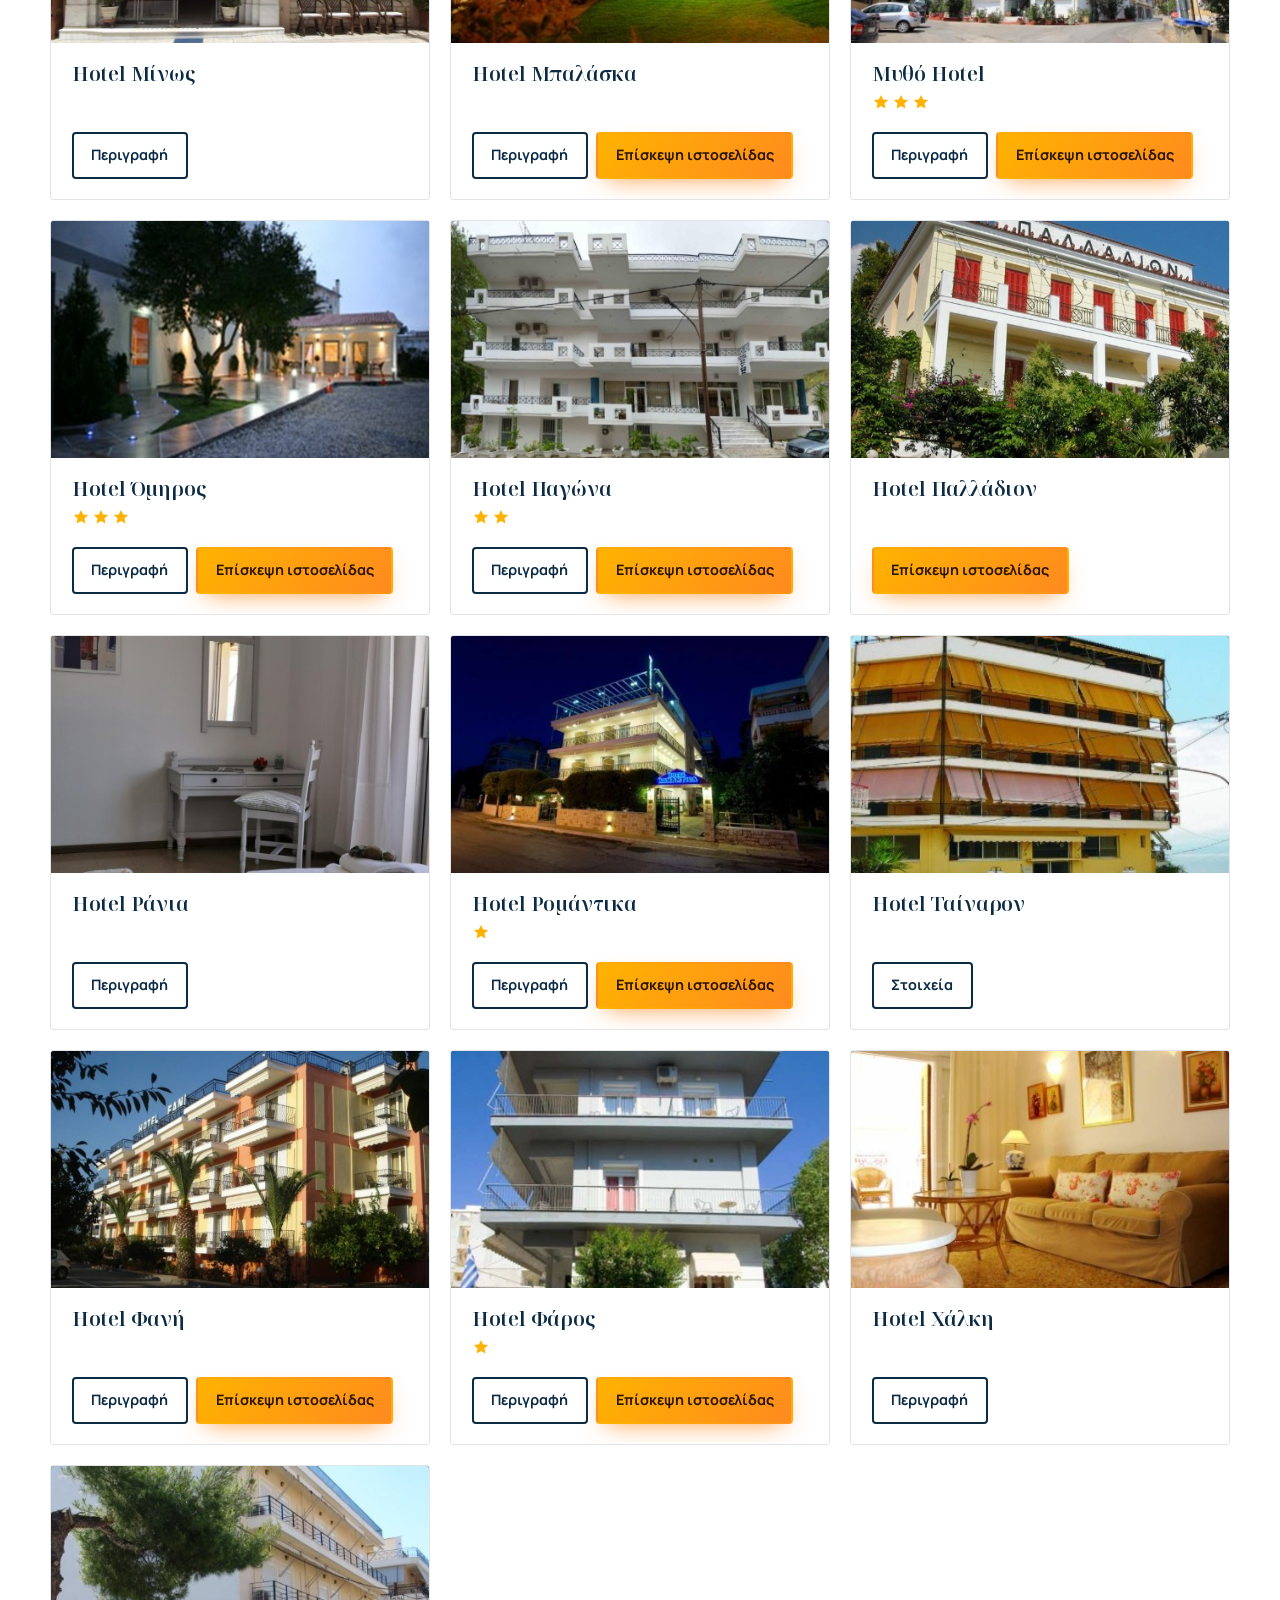
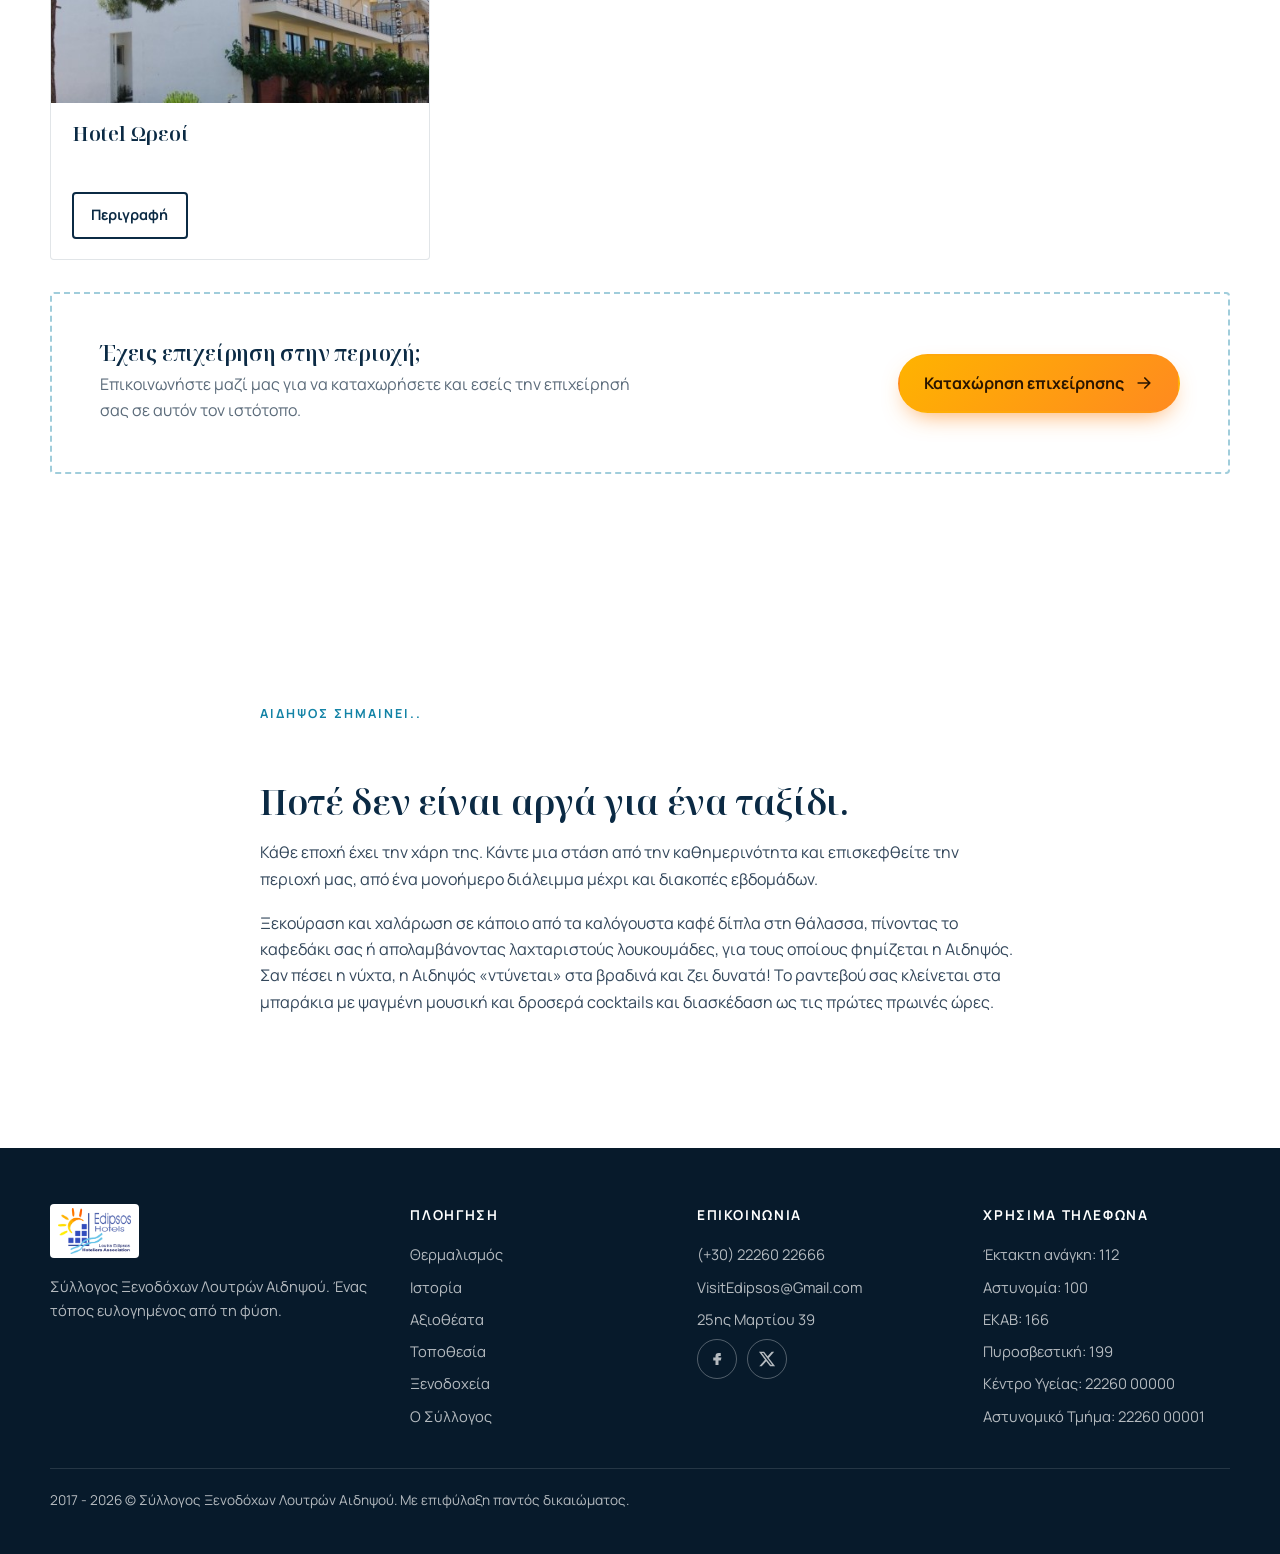
<file: xenodoxeia.html>
<!DOCTYPE html>
<html lang="el">
<head>
  <meta charset="utf-8">
  <meta name="viewport" content="width=device-width, initial-scale=1">
  <title>Ξενοδοχεία και χρήσιμες επιχειρήσεις | Λουτρά Αιδηψού</title>
  <meta name="description" content="Ξενοδοχεία στα Λουτρά Αιδηψού. Ο κατάλογος του Συλλόγου Ξενοδόχων με αστέρια, ιστοσελίδες και περιγραφές.">
  <meta name="theme-color" content="#0b2a44">
  <meta property="og:type" content="website">
  <meta property="og:locale" content="el_GR">
  <meta property="og:title" content="Ξενοδοχεία | Λουτρά Αιδηψού">
  <meta property="og:image" content="town-night.jpg">
  <link rel="icon" href="logo.png">
  <link rel="preconnect" href="https://fonts.googleapis.com">
  <link rel="preconnect" href="https://fonts.gstatic.com" crossorigin>
  <link href="https://fonts.googleapis.com/css2?family=Manrope:wght@400;500;600;700;800&family=Noto+Serif+Display:ital,wght@0,500;0,600;1,500&display=swap" rel="stylesheet">
  <link rel="stylesheet" href="style.css">
</head>
<body>

<svg width="0" height="0" style="position:absolute" aria-hidden="true">
  <defs>
    <symbol id="i-arrow" viewBox="0 0 24 24"><path d="M5 12h14M13 6l6 6-6 6" fill="none" stroke="currentColor" stroke-width="2" stroke-linecap="round" stroke-linejoin="round"/></symbol>
    <symbol id="i-menu" viewBox="0 0 24 24"><path d="M4 7h16M4 12h16M4 17h16" fill="none" stroke="currentColor" stroke-width="2" stroke-linecap="round"/></symbol>
    <symbol id="i-close" viewBox="0 0 24 24"><path d="M6 6l12 12M18 6L6 18" fill="none" stroke="currentColor" stroke-width="2" stroke-linecap="round"/></symbol>
    <symbol id="i-star" viewBox="0 0 24 24"><path d="M12 2.5l2.9 6.1 6.6.8-4.9 4.6 1.3 6.6L12 17.3 6.1 20.6l1.3-6.6L2.5 9.4l6.6-.8z"/></symbol>
  </defs>
</svg>

<header class="site-header" id="top">
  <div class="container nav">
    <a class="brand" href="index.html" aria-label="Λουτρά Αιδηψού - Αρχική">
      <img src="logo.png" alt="Edipsos Hotels - Σύλλογος Ξενοδόχων Λουτρών Αιδηψού" width="120" height="76">
    </a>
    <nav id="menu" class="menu" aria-label="Κύριο μενού">
      <a href="index.html">Αρχική</a>
      <a href="thermalismos.html">Θερμαλισμός</a>
      <a href="istoria.html">Ιστορία</a>
      <a href="axiotheata.html">Αξιοθέατα</a>
      <a href="topothesia.html">Τοποθεσία</a>
      <a href="xenodoxeia.html" aria-current="page">Ξενοδοχεία</a>
      <a href="syllogos.html">Ο Σύλλογος</a>
      <a href="epikoinonia.html">Επικοινωνία</a>
    </nav>
    <a class="btn btn-sun nav-cta" href="xenodoxeia.html">Βρες διαμονή</a>
    <button class="menu-toggle" id="menuToggle" aria-expanded="false" aria-controls="menu" aria-label="Άνοιγμα μενού">
      <svg class="ico"><use href="#i-menu"/></svg>
    </button>
  </div>
</header>

<main>
<section class="page-hero" style="background-image:url('town-night.jpg')">
  <div class="container">
    <p class="crumbs"><a href="index.html">Αρχική</a><span>/</span>Ξενοδοχεία</p>
    <h1>Βρες το ξενοδοχείο της προτίμησής σου</h1>
  </div>
</section>

<section class="section hotels" id="hotels-list">
  <div class="container">
    <header class="section-head reveal" id="hotels">
      <p class="eyebrow">Ξενοδοχεία</p>
      <p class="section-sub">Ξενοδοχεία της περιοχής. Ο κατάλογος εμπλουτίζεται συνεχώς.</p>
    </header>
    <div class="hotel-toolbar">
      <div class="filters" role="group" aria-label="Κατηγορία ξενοδοχείου">
        <button type="button" class="filter-btn active" data-stars="all" aria-pressed="true">Όλα</button>
        <button type="button" class="filter-btn" data-stars="5" aria-pressed="false" aria-label="5 αστέρια"><span class="star-row"><svg class="star"><use href="#i-star"/></svg><svg class="star"><use href="#i-star"/></svg><svg class="star"><use href="#i-star"/></svg><svg class="star"><use href="#i-star"/></svg><svg class="star"><use href="#i-star"/></svg></span></button>
        <button type="button" class="filter-btn" data-stars="4" aria-pressed="false" aria-label="4 αστέρια"><span class="star-row"><svg class="star"><use href="#i-star"/></svg><svg class="star"><use href="#i-star"/></svg><svg class="star"><use href="#i-star"/></svg><svg class="star"><use href="#i-star"/></svg></span></button>
        <button type="button" class="filter-btn" data-stars="3" aria-pressed="false" aria-label="3 αστέρια"><span class="star-row"><svg class="star"><use href="#i-star"/></svg><svg class="star"><use href="#i-star"/></svg><svg class="star"><use href="#i-star"/></svg></span></button>
        <button type="button" class="filter-btn" data-stars="2" aria-pressed="false" aria-label="2 αστέρια"><span class="star-row"><svg class="star"><use href="#i-star"/></svg><svg class="star"><use href="#i-star"/></svg></span></button>
        <button type="button" class="filter-btn" data-stars="1" aria-pressed="false" aria-label="1 αστέρι"><span class="star-row"><svg class="star"><use href="#i-star"/></svg></span></button>
        <button type="button" class="filter-btn" id="fSpa" aria-pressed="false">SPA</button>
      </div>
      <label class="hotel-search">
        <span class="sr-only">Αναζήτηση ξενοδοχείου</span>
        <input type="search" id="hotelSearch" placeholder="Αναζήτηση ξενοδοχείου..." autocomplete="off">
      </label>
      <p class="hotel-count" id="hotelCount" aria-live="polite"></p>
    </div>
    <div class="hotel-grid" id="hotelGrid"></div>

    <div class="hotel-empty" style="margin-top:2rem">
      <div>
        <h3>Έχεις επιχείρηση στην περιοχή;</h3>
        <p>Επικοινωνήστε μαζί μας για να καταχωρήσετε και εσείς την επιχείρησή σας σε αυτόν τον ιστότοπο.</p>
      </div>
      <a class="btn btn-sun" href="epikoinonia.html?topic=listing">Καταχώρηση επιχείρησης <svg class="ico"><use href="#i-arrow"/></svg></a>
    </div>
  </div>
</section>

<section class="section">
  <div class="container prose">
    <p class="eyebrow dark">Αιδηψός σημαίνει..</p>
    <h2>Ποτέ δεν είναι αργά για ένα ταξίδι.</h2>
    <p>Κάθε εποχή έχει την χάρη της. Κάντε μια στάση από την καθημερινότητα και επισκεφθείτε την περιοχή μας, από ένα μονοήμερο διάλειμμα μέχρι και διακοπές εβδομάδων.</p>
    <p>Ξεκούραση και χαλάρωση σε κάποιο από τα καλόγουστα καφέ δίπλα στη θάλασσα, πίνοντας το καφεδάκι σας ή απολαμβάνοντας λαχταριστούς λουκουμάδες, για τους οποίους φημίζεται η Αιδηψός. Σαν πέσει η νύχτα, η Αιδηψός «ντύνεται» στα βραδινά και ζει δυνατά! Το ραντεβού σας κλείνεται στα μπαράκια με ψαγμένη μουσική και δροσερά cocktails και διασκέδαση ως τις πρώτες πρωινές ώρες.</p>
  </div>
</section>
</main>

<footer class="site-footer">
  <div class="container">
    <div class="foot-grid">
      <div>
        <img src="logo.png" alt="Edipsos Hotels" width="90" height="57">
        <p>Σύλλογος Ξενοδόχων Λουτρών Αιδηψού. Ένας τόπος ευλογημένος από τη φύση.</p>
      </div>
      <div>
        <h4>Πλοήγηση</h4>
        <ul>
          <li><a href="thermalismos.html">Θερμαλισμός</a></li>
          <li><a href="istoria.html">Ιστορία</a></li>
          <li><a href="axiotheata.html">Αξιοθέατα</a></li>
          <li><a href="topothesia.html">Τοποθεσία</a></li>
          <li><a href="xenodoxeia.html">Ξενοδοχεία</a></li>
          <li><a href="syllogos.html">Ο Σύλλογος</a></li>
        </ul>
      </div>
      <div>
        <h4>Επικοινωνία</h4>
        <ul>
          <li><a href="tel:+302226022666">(+30) 22260 22666</a></li>
          <li><a href="mailto:VisitEdipsos@Gmail.com">VisitEdipsos@Gmail.com</a></li>
          <li><a href="https://www.google.com/maps/search/?api=1&query=25%CE%B7%CF%82+%CE%9C%CE%B1%CF%81%CF%84%CE%AF%CE%BF%CF%85+39%2C+%CE%9B%CE%BF%CF%85%CF%84%CF%81%CE%AC+%CE%91%CE%B9%CE%B4%CE%B7%CF%88%CE%BF%CF%8D" target="_blank" rel="noopener">25ης Μαρτίου 39</a></li>
          <li class="foot-social"><a href="https://www.facebook.com/visitedipsos.gr/" target="_blank" rel="noopener" aria-label="Facebook"><svg viewBox="0 0 24 24" aria-hidden="true"><path d="M14 8h3V4h-3a4 4 0 0 0-4 4v2H7v4h3v6h4v-6h3l1-4h-4V8z"/></svg></a><a href="https://twitter.com/VisitEdipsos" target="_blank" rel="noopener" aria-label="X (Twitter)"><svg viewBox="0 0 24 24" aria-hidden="true"><path d="M18.244 2.25h3.308l-7.227 8.26 8.502 11.24H16.17l-5.214-6.817L4.99 21.75H1.68l7.73-8.835L1.254 2.25H8.08l4.713 6.231zm-1.161 17.52h1.833L7.084 4.126H5.117z"/></svg></a></li>
        </ul>
      </div>
      <div>
        <h4>Χρήσιμα τηλέφωνα</h4>
        <ul>
          <li><a href="tel:112">Έκτακτη ανάγκη: 112</a></li>
          <li><a href="tel:100">Αστυνομία: 100</a></li>
          <li><a href="tel:166">ΕΚΑΒ: 166</a></li>
          <li><a href="tel:199">Πυροσβεστική: 199</a></li>
          <li><a href="tel:+302226000000">Κέντρο Υγείας: 22260 00000</a></li>
          <li><a href="tel:+302226000001">Αστυνομικό Τμήμα: 22260 00001</a></li>
        </ul>
      </div>
    </div>
    <p class="foot-bottom">2017 - <span id="year"></span> &copy; Σύλλογος Ξενοδόχων Λουτρών Αιδηψού. Με επιφύλαξη παντός δικαιώματος.</p>
  </div>
</footer>

<div class="hotel-modal" id="hotelModal" role="dialog" aria-modal="true" aria-label="Στοιχεία ξενοδοχείου" hidden>
  <div class="hotel-modal-panel">
    <button type="button" class="hotel-modal-close" id="hotelModalClose" aria-label="Κλείσιμο"><svg class="ico"><use href="#i-close"/></svg></button>
    <div id="hotelModalBody"></div>
  </div>
</div>

<script src="main.js"></script>
</body>
</html>
</file>
<file: style.css>
:root {
  --ink: #0b2a44;
  --ink-2: #123a5c;
  --sea: #1383a6;
  --aqua: #5fc0e6;
  --sun: #ff8a1f;
  --sun-2: #ffb300;
  --sand: #f1f6fb;
  --white: #fff;
  --muted: #5b6b7a;
  --radius: 4px;
  --shadow: 0 18px 40px -18px rgba(11, 42, 68, .35);
  --font: "Manrope", system-ui, -apple-system, "Segoe UI", sans-serif;
  --font-display: "Noto Serif Display", Georgia, serif;
}

*, *::before, *::after { box-sizing: border-box; }
html { scroll-behavior: smooth; scroll-padding-top: 90px; }
body { margin: 0; font-family: var(--font); color: var(--ink); background: var(--white); line-height: 1.65; -webkit-font-smoothing: antialiased; }
img { max-width: 100%; display: block; }
a { color: inherit; }
h1, h2, h3 { font-family: var(--font-display); font-weight: 600; line-height: 1.15; margin: 0 0 .5em; letter-spacing: -.01em; }
h1 { font-size: clamp(2.5rem, 6.5vw, 5rem); }
h2 { font-size: clamp(1.9rem, 4vw, 3rem); }
h3 { font-size: 1.3rem; }
p { margin: 0 0 1.1em; }

.container { width: min(1180px, 100% - 40px); margin-inline: auto; }
.section { padding: clamp(64px, 9vw, 120px) 0; }
.ico { width: 20px; height: 20px; flex: none; }
.ico-lg { width: 40px; height: 40px; color: var(--sea); }

.eyebrow { text-transform: uppercase; letter-spacing: .16em; font-size: .78rem; font-weight: 700; color: var(--sun-2); margin-bottom: 1rem; }
.eyebrow.dark { color: var(--sea); }

/* Buttons */
.btn { display: inline-flex; align-items: center; gap: .6rem; padding: .9rem 1.5rem; border-radius: 999px; font-weight: 700; text-decoration: none; border: 2px solid transparent; cursor: pointer; font: inherit; font-weight: 700; transition: transform .2s, box-shadow .2s, background .2s; }
.btn:hover { transform: translateY(-2px); }
.btn-sun { background: linear-gradient(135deg, var(--sun-2), var(--sun)); color: #2a1500; box-shadow: 0 10px 24px -10px rgba(255, 138, 31, .8); }
.btn-ghost { color: var(--white); border-color: rgba(255, 255, 255, .6); backdrop-filter: blur(4px); }
.btn-ghost:hover { background: rgba(255, 255, 255, .14); }
.btn-dark { background: var(--ink); color: var(--white); }
.link-arrow { display: inline-flex; align-items: center; gap: .5rem; font-weight: 700; color: var(--sea); text-decoration: none; }
.link-arrow:hover .ico { transform: translateX(4px); }
.link-arrow .ico { transition: transform .2s; }

/* Header */
.site-header { position: fixed; inset: 0 0 auto 0; z-index: 50; transition: background .3s, box-shadow .3s; }
.site-header.scrolled { background: rgba(255, 255, 255, .92); backdrop-filter: blur(12px); box-shadow: 0 6px 24px -14px rgba(11, 42, 68, .4); }
.nav { display: flex; align-items: center; gap: 1.5rem; min-height: 76px; }
.brand img { height: 54px; width: auto; background: var(--white); border-radius: 4px; padding: 4px 8px; }
.menu { display: flex; gap: 1.3rem; margin-left: auto; }
.menu a { text-decoration: none; font-weight: 600; font-size: .92rem; color: var(--white); position: relative; padding: 4px 0; }
.menu a[aria-current="page"]::after { width: 100%; }
.scrolled .menu a { color: var(--ink); }
.menu a::after { content: ""; position: absolute; left: 0; bottom: -2px; width: 0; height: 2px; background: var(--sun); transition: width .25s; }
.menu a:hover::after { width: 100%; }
.nav-cta { padding: .65rem 1.2rem; font-size: .9rem; }
.menu-toggle { display: none; background: none; border: 0; color: var(--white); padding: 8px; cursor: pointer; }
.menu-toggle .ico { width: 28px; height: 28px; }
.scrolled .menu-toggle { color: var(--ink); }

/* Hero */
.hero { position: relative; min-height: 100svh; display: flex; flex-direction: column; justify-content: flex-end; color: var(--white); overflow: hidden; background: var(--ink); }
.hero-bg { position: absolute; inset: 0; background: url("hero-sunset.jpg") center/cover no-repeat; transform: scale(1.05); animation: drift 24s ease-in-out infinite alternate; }
.hero::before { content: ""; position: absolute; inset: 0; z-index: 1; background: linear-gradient(180deg, rgba(11, 42, 68, .55) 0%, rgba(11, 42, 68, .25) 40%, rgba(11, 42, 68, .85) 100%); }
.hero-inner { position: relative; z-index: 2; padding: 160px 0 48px; max-width: 1180px; }
.hero h1 { max-width: 18ch; }
.hero h1 em { font-style: italic; color: var(--sun-2); }
.lead { font-size: clamp(1.05rem, 2vw, 1.3rem); max-width: 52ch; color: rgba(255, 255, 255, .9); }
.hero-actions { display: flex; flex-wrap: wrap; gap: 1rem; margin-top: 2rem; }
.stats { position: relative; z-index: 2; list-style: none; padding: 0; margin: 0 auto 32px; display: grid; grid-template-columns: repeat(3, 1fr); gap: 1px; background: rgba(255, 255, 255, .2); border-radius: var(--radius); overflow: hidden; backdrop-filter: blur(10px); }
.stats li { background: rgba(11, 42, 68, .55); padding: 1.2rem 1.5rem; display: flex; flex-direction: column; }
.stats strong { font-family: var(--font-display); font-size: clamp(1.6rem, 3vw, 2.4rem); color: var(--sun-2); line-height: 1.1; }
.stats span { font-size: .9rem; color: rgba(255, 255, 255, .85); }
@keyframes drift { to { transform: scale(1.14) translate(-1.5%, -1%); } }

/* Split layout */
.split { display: grid; grid-template-columns: 1fr 1fr; gap: clamp(32px, 6vw, 88px); align-items: center; }
.split-media { position: relative; }
.split-media img { border-radius: var(--radius); box-shadow: var(--shadow); aspect-ratio: 4 / 3; object-fit: cover; width: 100%; }
.badge-float { position: absolute; left: -18px; bottom: 28px; display: flex; align-items: center; gap: .7rem; max-width: 260px; padding: .9rem 1.1rem; background: var(--white); border-radius: 4px; box-shadow: var(--shadow); font-weight: 700; font-size: .9rem; line-height: 1.3; color: var(--ink); }
.badge-float .ico { color: var(--sun); width: 28px; height: 28px; }
.split-reverse .split-media { order: 2; }

.section-head { max-width: 720px; margin-bottom: 3rem; }
.section-sub { color: var(--muted); font-size: 1.1rem; }

/* Why cards */
.why { background: var(--white); }
.cards { display: grid; grid-template-columns: repeat(4, 1fr); gap: 20px; }
.card { background: var(--white); border-radius: var(--radius); padding: 2rem 1.6rem; box-shadow: 0 1px 0 rgba(11, 42, 68, .06), var(--shadow); transition: transform .25s; }
.card:hover { transform: translateY(-6px); }
.card h3 { margin-top: 1rem; }
.card p { color: var(--muted); margin: 0; }

/* Thermalism */
.thermal { background: linear-gradient(160deg, var(--ink) 0%, var(--ink-2) 60%, #0f5b7a 100%); color: var(--white); }
.thermal p { color: rgba(255, 255, 255, .85); }
.chips { list-style: none; padding: 0; margin: 1.5rem 0 0; display: flex; flex-wrap: wrap; gap: .6rem; }
.chips li { padding: .5rem 1rem; border-radius: 999px; border: 1px solid rgba(95, 192, 230, .5); background: rgba(95, 192, 230, .1); font-size: .9rem; font-weight: 600; }

/* History */
.timeline { display: grid; grid-template-columns: repeat(3, 1fr); gap: 24px; }
.tl-item { border-top: 3px solid var(--sun); padding-top: 1.4rem; }
.tl-tag { display: inline-block; font-size: .75rem; font-weight: 800; letter-spacing: .12em; text-transform: uppercase; color: var(--sea); margin-bottom: .6rem; }
.tl-item p { color: var(--muted); }
.quote { margin: 4rem 0 0; padding: 2.5rem; border-radius: var(--radius); background: var(--ink); font-family: var(--font-display); font-style: italic; font-size: clamp(1.4rem, 3vw, 2.1rem); text-align: center; color: var(--white); }

/* Sights */
.sights { background: var(--ink); color: var(--white); }
.sights .section-sub { color: rgba(255, 255, 255, .75); }
.sight-grid { display: grid; grid-template-columns: repeat(3, 1fr); gap: 20px; }
.sight { position: relative; min-height: 420px; border-radius: var(--radius); background-position: center; background-size: cover; background-repeat: no-repeat; overflow: hidden; display: flex; align-items: flex-end; isolation: isolate; }
.sight::before { content: ""; position: absolute; inset: 0; z-index: -1; background: linear-gradient(180deg, transparent 30%, rgba(11, 42, 68, .92)); transition: opacity .3s; }
.sight-body { padding: 1.6rem; }
.sight-body p { margin: 0; color: rgba(255, 255, 255, .85); }
.day { margin-top: 4rem; padding: clamp(24px, 4vw, 48px); border-radius: var(--radius); background: rgba(255, 255, 255, .06); border: 1px solid rgba(255, 255, 255, .12); }
.day-steps { list-style: none; margin: 1.5rem 0 0; padding: 0; display: grid; grid-template-columns: repeat(5, 1fr); gap: 20px; counter-reset: s; }
.day-steps li { position: relative; padding-top: 1rem; border-top: 2px solid var(--sun); color: rgba(255, 255, 255, .85); font-size: .95rem; }
.day-steps span { display: block; font-weight: 800; color: var(--sun-2); margin-bottom: .3rem; }

/* Gallery */
.masonry { columns: 3; column-gap: 16px; }
.shot { display: block; width: 100%; margin: 0 0 16px; padding: 0; border: 0; background: none; border-radius: var(--radius); overflow: hidden; cursor: zoom-in; break-inside: avoid; }
.shot img { width: 100%; height: auto; transition: transform .5s; }
.shot:hover img { transform: scale(1.05); }
.gallery-link { margin-top: 2rem; }

/* Hotels */
.hotels { background: var(--white); }
.hotel-grid { display: grid; grid-template-columns: repeat(3, 1fr); grid-auto-rows: 1fr; gap: 20px; }
.hotel { background: var(--white); border-radius: var(--radius); overflow: hidden; border: 1px solid rgba(11, 42, 68, .12); display: flex; flex-direction: column; transition: transform .25s, box-shadow .25s; }
.hotel:hover { transform: translateY(-4px); box-shadow: var(--shadow); }
.hotel-media { position: relative; aspect-ratio: 16 / 10; background: var(--ink); }
.hotel-media img { position: absolute; inset: 0; width: 100%; height: 100%; object-fit: cover; object-position: center 35%; }
.hotel-media.placeholder { display: grid; place-items: center; background: linear-gradient(135deg, var(--ink), #0f5b7a); }
.hotel-media .initial { font-family: var(--font-display); font-size: 4.5rem; line-height: 1; color: rgba(255, 255, 255, .9); }
.badge-spa { position: absolute; top: 12px; left: 12px; padding: .25rem .7rem; border-radius: 4px; background: var(--sun); color: #2a1500; font-size: .72rem; font-weight: 800; letter-spacing: .08em; }
.hotel-body { padding: 1.2rem 1.3rem 1.3rem; display: flex; flex-direction: column; gap: .5rem; flex: 1; }
.hotel-body h3 { margin: 0; font-size: 1.25rem; display: -webkit-box; -webkit-line-clamp: 2; line-clamp: 2; -webkit-box-orient: vertical; overflow: hidden; }
.hotel-foot { margin-top: auto; padding-top: .8rem; display: flex; flex-direction: column; align-items: flex-start; gap: .2rem; }
.btn-sm { padding: .6rem 1.1rem; font-size: .9rem; }
.hotel .btn, .hotel-modal .btn { border-radius: 4px; }
.no-site { color: var(--muted); font-size: .88rem; }
.phone-link { color: var(--sea); font-weight: 700; text-decoration: none; }
.hotel-none { grid-column: 1 / -1; color: var(--muted); }
.hotel-peek { position: absolute; inset: 0; display: flex; flex-direction: column; justify-content: center; align-items: flex-start; gap: .8rem; padding: 1.1rem 1.2rem; background: rgba(11, 42, 68, .94); color: var(--white); font-size: .9rem; line-height: 1.5; opacity: 0; visibility: hidden; transition: opacity .25s, visibility .25s; }
.hotel-peek p { margin: 0; }
.hotel:hover .hotel-peek, .hotel:focus-within .hotel-peek { opacity: 1; visibility: visible; }
.btn-line { background: transparent; border-color: var(--ink); color: var(--ink); }
.btn-line:hover { background: var(--ink); color: var(--white); }
.hotel-foot { flex-direction: row; flex-wrap: wrap; gap: .5rem; }
.hotel-foot .no-site, .hotel-foot .phone-link { flex-basis: 100%; }
.hotel-modal { position: fixed; inset: 0; z-index: 100; display: grid; place-items: center; padding: 20px; background: rgba(5, 18, 30, .8); }
.hotel-modal[hidden] { display: none; }
.hotel-modal-panel { position: relative; width: min(720px, 100%); max-height: 90vh; overflow-y: auto; padding: clamp(24px, 4vw, 44px); border-radius: var(--radius); background: var(--white); color: var(--ink); }
.hotel-modal-panel h3 { font-size: 1.7rem; margin-bottom: .4rem; }
.modal-photo { width: 100%; aspect-ratio: 16 / 9; object-fit: cover; border-radius: var(--radius); margin-bottom: 1.2rem; }
.hotel-modal-panel p { color: #33475b; }
.hotel-modal-panel .stars { margin-bottom: 1rem; }
.modal-list { margin: 0 0 1rem; padding-left: 1.2rem; color: #33475b; }
.modal-list li { margin-bottom: .3rem; }
.hotel-modal-panel .modal-contact { margin-top: 1.2rem; padding-top: 1rem; border-top: 1px solid rgba(11, 42, 68, .12); }
.hotel-modal-panel .btn { margin-top: .6rem; }
.hotel-modal-close { position: absolute; top: 10px; right: 10px; padding: 8px; border: 0; background: none; color: var(--ink); cursor: pointer; }
.modal-open { overflow: hidden; }
.to-top { position: fixed; right: 22px; bottom: 22px; z-index: 60; width: 52px; height: 52px; display: grid; place-items: center; border: 0; border-radius: 50%; background: linear-gradient(135deg, var(--sun-2), var(--sun)); color: #2a1500; box-shadow: 0 14px 30px -10px rgba(255, 138, 31, .9), 0 4px 10px rgba(11, 42, 68, .25); cursor: pointer; opacity: 0; visibility: hidden; transform: translateY(16px) scale(.9); transition: opacity .25s, transform .25s, visibility .25s; }
.to-top svg { width: 24px; height: 24px; }
.to-top.show { opacity: 1; visibility: visible; transform: none; animation: float 3.2s ease-in-out infinite; }
.to-top:hover { transform: translateY(-3px) scale(1.06); animation: none; }
@keyframes float { 0%, 100% { transform: translateY(0); } 50% { transform: translateY(-5px); } }
@media (prefers-reduced-motion: reduce) { .to-top.show { animation: none; } }
@media (hover: none) { .hotel-peek { display: none; } }
.hotel-toolbar { position: sticky; top: 76px; z-index: 5; display: grid; gap: .7rem; margin-bottom: 1.2rem; padding: 1rem 0 .5rem; background: var(--white); border-bottom: 1px solid rgba(11, 42, 68, .1); }
.hotel-search input { width: 100%; font: inherit; padding: .85rem 1rem; border-radius: 4px; border: 1px solid rgba(11, 42, 68, .25); background: var(--white); color: var(--ink); }
.hotel-search input:focus { outline: 2px solid var(--sea); outline-offset: 1px; }
.sr-only { position: absolute; width: 1px; height: 1px; margin: -1px; padding: 0; overflow: hidden; clip: rect(0, 0, 0, 0); white-space: nowrap; border: 0; }
.hotel-empty { grid-column: 1 / -1; display: flex; flex-wrap: wrap; align-items: center; justify-content: space-between; gap: 1.5rem; padding: clamp(24px, 4vw, 48px); border-radius: var(--radius); background: var(--white); border: 2px dashed rgba(19, 131, 166, .4); }
.hotel-empty h3 { margin-bottom: .3rem; }
.hotel-empty p { margin: 0; color: var(--muted); max-width: 56ch; }

/* App */
.app { background: var(--ink); color: var(--white); }
.app .eyebrow.dark { color: var(--aqua); }
.app .btn-dark { background: linear-gradient(135deg, var(--sun-2), var(--sun)); color: #2a1500; }
.app-inner { display: grid; grid-template-columns: 1.3fr 1fr; gap: 48px; align-items: center; }
.app h2 { max-width: 18ch; }
.media-box { background: rgba(255, 255, 255, .08); border: 1px solid rgba(255, 255, 255, .14); backdrop-filter: blur(8px); border-radius: var(--radius); padding: 1.8rem; }
.media-box h3 { margin-bottom: 1rem; }
.media-box ul { list-style: none; margin: 0; padding: 0; }
.media-box li { display: flex; flex-direction: column; padding: .8rem 0; border-top: 1px solid rgba(255, 255, 255, .2); }
.media-box li span { color: rgba(255, 255, 255, .75); font-size: .9rem; }

/* Contact */
.contact { background: var(--ink); color: var(--white); }
.contact-inner { display: grid; grid-template-columns: 1fr 1fr; gap: clamp(32px, 6vw, 80px); align-items: start; }
.contact p { color: rgba(255, 255, 255, .8); }
.contact-list { list-style: none; padding: 0; margin: 2rem 0; display: grid; gap: 1rem; }
.contact-list li { display: flex; align-items: center; gap: .8rem; }
.contact-list .ico { color: var(--sun-2); }
.contact-list a { text-decoration: none; font-weight: 600; }
.contact-list a:hover { color: var(--sun-2); }
.socials { display: flex; gap: .8rem; }
.socials a { display: grid; place-items: center; width: 46px; height: 46px; border-radius: 50%; border: 1px solid rgba(255, 255, 255, .3); transition: background .2s, border-color .2s; }
.socials a:hover { background: var(--sun); border-color: var(--sun); color: #2a1500; }
.form { display: grid; gap: 1rem; background: rgba(255, 255, 255, .06); border: 1px solid rgba(255, 255, 255, .14); border-radius: var(--radius); padding: clamp(20px, 3vw, 36px); }
.form label { display: grid; gap: .4rem; font-weight: 600; font-size: .9rem; }
.form input, .form textarea { font: inherit; padding: .85rem 1rem; border-radius: 4px; border: 1px solid rgba(255, 255, 255, .25); background: rgba(255, 255, 255, .08); color: var(--white); }
.form input:focus, .form textarea:focus { outline: 2px solid var(--aqua); outline-offset: 1px; }
.form .btn { justify-self: start; }
.form-note { margin: 0; font-size: .9rem; min-height: 1.2em; }

/* Footer */
.site-footer { background: #071a2b; color: rgba(255, 255, 255, .7); padding: 56px 0 28px; font-size: .92rem; }
.foot-grid { display: grid; grid-template-columns: 1.3fr 1fr 1fr 1fr; gap: 40px; }
.foot-grid img { height: 54px; width: auto; background: var(--white); border-radius: 4px; padding: 4px 8px; margin-bottom: 1rem; }
.foot-grid h4 { color: var(--white); font-size: .85rem; text-transform: uppercase; letter-spacing: .12em; margin: 0 0 1rem; }
.foot-grid ul { list-style: none; margin: 0; padding: 0; display: grid; gap: .5rem; }
.foot-grid a { text-decoration: none; }
.foot-grid a:hover { color: var(--sun-2); }
.foot-social { display: flex; gap: .6rem; }
.foot-social a { display: grid; place-items: center; width: 40px; height: 40px; border-radius: 50%; border: 1px solid rgba(255, 255, 255, .3); transition: background .2s, border-color .2s, color .2s; }
.foot-social a:hover { background: var(--sun); border-color: var(--sun); color: #2a1500; }
.foot-social svg { width: 18px; height: 18px; fill: currentColor; }
.foot-bottom { margin-top: 40px; padding-top: 20px; border-top: 1px solid rgba(255, 255, 255, .12); font-size: .85rem; }

/* Lightbox */
.lightbox { position: fixed; inset: 0; z-index: 100; background: rgba(5, 18, 30, .94); display: grid; place-items: center; padding: 24px; }
.lightbox[hidden] { display: none; }
.lightbox img { max-height: 88vh; border-radius: 4px; }
.lb-close { position: absolute; top: 18px; right: 18px; background: none; border: 0; color: var(--white); cursor: pointer; padding: 8px; }
.lb-close .ico { width: 32px; height: 32px; }

/* Reveal */
.reveal { opacity: 0; transform: translateY(24px); transition: opacity .7s ease, transform .7s ease; }
.reveal.in { opacity: 1; transform: none; }

:focus-visible { outline: 3px solid var(--sun); outline-offset: 3px; }

@media (max-width: 1000px) {
  .cards { grid-template-columns: repeat(2, 1fr); }
  .day-steps { grid-template-columns: repeat(2, 1fr); }
  .sight-grid, .timeline { grid-template-columns: 1fr; }
  .sight { min-height: 320px; }
  .masonry { columns: 2; }
}

@media (max-width: 1080px) {
  .menu-toggle { display: block; margin-left: auto; }
  .nav-cta { display: none; }
  .menu { position: fixed; inset: 76px 0 auto 0; flex-direction: column; gap: 0; background: var(--white); padding: 12px 20px 24px; box-shadow: 0 20px 30px -20px rgba(11, 42, 68, .5); transform: translateY(-120%); transition: transform .3s; margin: 0; }
  .menu.open { transform: none; }
  .menu a, .scrolled .menu a { color: var(--ink); padding: 14px 0; border-bottom: 1px solid rgba(11, 42, 68, .08); }
  .site-header:has(.menu.open) { background: var(--white); }
  .site-header:has(.menu.open) .menu-toggle { color: var(--ink); }
  .split, .app-inner, .contact-inner { grid-template-columns: 1fr; }
  .split-reverse .split-media { order: 0; }
  .badge-float { left: 12px; }
  .stats { grid-template-columns: 1fr; }
}

@media (max-width: 560px) {
  .cards, .day-steps { grid-template-columns: 1fr; }
  .masonry { columns: 1; }
}

@media (prefers-reduced-motion: reduce) {
  html { scroll-behavior: auto; }
  .hero-bg { animation: none; }
  .reveal { opacity: 1; transform: none; transition: none; }
}

/* ---------- Inner pages ---------- */
.page-hero { position: relative; color: var(--white); padding: 170px 0 80px; background-color: var(--ink); background-position: center; background-size: cover; background-repeat: no-repeat; overflow: hidden; isolation: isolate; }
.page-hero::before { content: ""; position: absolute; inset: 0; z-index: -1; background: linear-gradient(180deg, rgba(11, 42, 68, .7), rgba(11, 42, 68, .78)); }
.page-hero h1 { font-size: clamp(2.2rem, 5vw, 3.8rem); margin-bottom: .4em; }
.page-hero .lead { margin: 0; }
.crumbs { font-size: .85rem; color: rgba(255, 255, 255, .75); margin-bottom: 1.2rem; }
.crumbs a { text-decoration: none; }
.crumbs a:hover { color: var(--sun-2); }
.crumbs span { margin: 0 .4rem; }

.prose { max-width: 760px; }
.prose-wide { max-width: none; }
.prose-wide > p { max-width: 760px; }
.prose p { color: #33475b; }
.prose h2 { margin-top: 1.6em; font-size: clamp(1.6rem, 3vw, 2.2rem); }
.prose h3 { margin-top: 1.4em; }
.prose strong { color: var(--ink); }
.prose ul { padding-left: 1.2rem; color: #33475b; }
.prose li { margin-bottom: .4rem; }
.layout { display: grid; grid-template-columns: 1fr 300px; gap: clamp(32px, 5vw, 72px); align-items: start; }
.aside { position: sticky; top: 100px; display: grid; gap: 16px; }
.aside-box { background: var(--ink); color: var(--white); border-radius: var(--radius); padding: 1.4rem; }
.aside-box h3 { font-size: 1.1rem; margin-bottom: .6rem; color: var(--white); }
.aside-box ul { list-style: none; margin: 0; padding: 0; display: grid; gap: .4rem; }
.aside-box a { text-decoration: none; color: var(--aqua); font-weight: 600; font-size: .95rem; }
.aside-box a:hover { color: var(--sun-2); }
.aside-box p { margin: 0; font-size: .92rem; color: rgba(255, 255, 255, .78); }

.notice { border-left: 4px solid var(--sun); background: var(--ink); padding: 1rem 1.2rem; border-radius: 0 4px 4px 0; font-size: .95rem; color: var(--white); margin: 1.5rem 0; }
.notice.info { border-color: var(--aqua); background: var(--ink); color: var(--white); }

.figure { margin: 2rem 0; }
.figure img { border-radius: var(--radius); box-shadow: var(--shadow); width: 100%; }
.figure figcaption { font-size: .85rem; color: var(--muted); margin-top: .5rem; }

.table-wrap { overflow-x: auto; margin: 1.5rem 0; border-radius: 4px; border: 1px solid rgba(11, 42, 68, .12); }
table { border-collapse: collapse; width: 100%; font-size: .92rem; min-width: 560px; }
th, td { padding: .7rem 1rem; text-align: left; border-bottom: 1px solid rgba(11, 42, 68, .08); }
thead th { background: var(--ink); color: var(--white); font-weight: 700; }
tbody tr:nth-child(even) { background: #f6f7f9; }
caption { text-align: left; font-weight: 800; padding: .8rem 1rem; background: var(--ink); color: var(--white); }

details { border: 1px solid rgba(11, 42, 68, .14); border-radius: 4px; padding: 0 1.2rem; margin-bottom: 12px; background: var(--white); }
summary { cursor: pointer; font-weight: 700; padding: 1rem 0; list-style: none; display: flex; justify-content: space-between; gap: 1rem; }
summary::after { content: "+"; font-size: 1.4rem; line-height: 1; color: var(--sun); }
details[open] summary::after { content: "\2212"; }
summary::-webkit-details-marker { display: none; }
details > div { padding: 0 0 1.2rem; color: #33475b; }
details > div p:last-child { margin-bottom: 0; }

.feature-grid { display: grid; grid-template-columns: repeat(3, 1fr); gap: 20px; margin: 2rem 0; }
.feature-grid.two { grid-template-columns: repeat(2, 1fr); }
.feature { background: var(--ink); color: var(--white); border-radius: var(--radius); padding: 1.5rem; }
.feature h3 { margin-bottom: .4rem; font-size: 1.15rem; color: var(--white); }
.feature p { margin: 0; color: rgba(255, 255, 255, .78); font-size: .95rem; }
.feature .tag { color: var(--aqua); }
.feature .link-arrow, .feature .phones a { color: var(--aqua); }
.feature .link-arrow:hover, .feature .phones a:hover { color: var(--sun-2); }
.feature .phones, .feature .phones li { color: rgba(255, 255, 255, .85); }

.photo-strip { display: grid; grid-template-columns: repeat(auto-fill, minmax(220px, 1fr)); gap: 14px; margin-top: 2rem; }
.photo-strip button { padding: 0; border: 0; border-radius: 4px; overflow: hidden; background: none; cursor: zoom-in; }
.photo-strip img { width: 100%; aspect-ratio: 4 / 3; object-fit: cover; transition: transform .5s; }
.photo-strip button:hover img { transform: scale(1.06); }

.steps { display: grid; grid-template-columns: repeat(2, 1fr); gap: 20px; margin: 2rem 0; }
.step { border-top: 3px solid var(--sun); padding-top: 1rem; }
.step h3 { font-size: 1.15rem; margin-bottom: .4rem; }
.step p { color: var(--muted); margin: 0; }
.phones { list-style: none; padding: 0; margin: 1rem 0 0; display: grid; gap: .4rem; }
.phones a { color: var(--sea); font-weight: 700; text-decoration: none; }

.cat-grid { display: grid; grid-template-columns: repeat(3, 1fr); gap: 16px; margin-bottom: 3rem; }
.cat { display: flex; justify-content: space-between; align-items: center; gap: 1rem; padding: 1.1rem 1.3rem; border-radius: 4px; background: var(--white); border: 1px solid rgba(11, 42, 68, .12); font-weight: 700; transition: border-color .2s, transform .2s; }
.cat b { font-family: var(--font-display); font-size: 1.5rem; color: var(--sea); }
.filters { display: flex; flex-wrap: wrap; gap: .6rem; }
.filter-btn { font: inherit; font-weight: 700; padding: .6rem 1.2rem; border-radius: 4px; border: 2px solid rgba(11, 42, 68, .18); background: var(--white); color: var(--ink); cursor: pointer; transition: background .2s, border-color .2s, color .2s; }
.filter-btn:hover { border-color: var(--sun); }
.filter-btn.active { background: var(--ink); border-color: var(--ink); color: var(--white); }
.hotel-count { color: var(--muted); font-size: .92rem; margin: 0; }
.stars { display: inline-flex; gap: 2px; color: var(--sun-2); }
.stars svg { width: 18px; height: 18px; fill: currentColor; }
.star-row { display: inline-flex; align-items: center; gap: 2px; }
.star-row .star { width: 16px; height: 16px; fill: var(--sun-2); }
.filter-btn { display: inline-flex; align-items: center; min-height: 44px; border-radius: 4px; }
.tag { display: inline-block; font-size: .75rem; font-weight: 800; letter-spacing: .08em; text-transform: uppercase; color: var(--sea); }

.board { display: grid; grid-template-columns: repeat(3, 1fr); gap: 16px; margin: 1.5rem 0 2rem; }
.member { background: var(--ink); color: var(--white); border-radius: 4px; padding: 1.1rem 1.3rem; }
.member span { display: block; font-size: .8rem; font-weight: 700; color: var(--aqua); text-transform: uppercase; letter-spacing: .06em; }
.member strong { display: block; margin-top: .2rem; font-size: 1.05rem; }
.member strong, .feature strong, .notice strong { color: var(--white); }

.guide-split { align-items: start; }
.band-dark { background: var(--ink); color: var(--white); }
.band-dark h2, .band-dark h3 { color: var(--white); }
.band-dark p { color: rgba(255, 255, 255, .82); }
.band-dark .band-inner { max-width: 900px; margin-left: max(20px, calc((100% - 1180px) / 2)); }
.band-dark details { background: rgba(255, 255, 255, .06); border-color: rgba(255, 255, 255, .16); color: var(--white); }
.band-dark details > div { color: rgba(255, 255, 255, .85); }
.band-dark details strong { color: var(--white); }
.band-dark .figure figcaption { color: rgba(255, 255, 255, .7); }
.band-dark .feature { background: rgba(255, 255, 255, .07); border: 1px solid rgba(255, 255, 255, .14); }
.contra { padding: clamp(24px, 3vw, 36px); border-radius: var(--radius); background: var(--ink); color: var(--white); }
.contra h3 { margin-top: 0; color: var(--white); }
.contra ul { margin: 0; padding-left: 1.2rem; color: rgba(255, 255, 255, .85); }
.contra li { margin-bottom: .5rem; }

.cta-band { background: linear-gradient(135deg, var(--ink), #0f5b7a); color: var(--white); padding: clamp(48px, 7vw, 80px) 0; }
.cta-inner { display: flex; flex-wrap: wrap; align-items: center; justify-content: space-between; gap: 24px; }
.cta-inner h2 { margin: 0; max-width: 22ch; }

@media (max-width: 1240px) { .nav-cta { display: none; } }
@media (max-width: 1000px) { .hotel-grid { grid-template-columns: repeat(2, 1fr); } }
@media (max-width: 700px) { .hotel-toolbar { position: static; } }
@media (max-width: 560px) { .hotel-grid { grid-template-columns: 1fr; } }
@media (max-width: 1000px) {
  .layout { grid-template-columns: 1fr; }
  .aside { position: static; }
  .feature-grid, .cat-grid, .board { grid-template-columns: repeat(2, 1fr); }
  .foot-grid { grid-template-columns: 1fr 1fr; }
}
@media (max-width: 560px) {
  .feature-grid, .feature-grid.two, .cat-grid, .board, .steps, .foot-grid { grid-template-columns: 1fr; }
  .page-hero { padding-top: 130px; }
}
</file>
